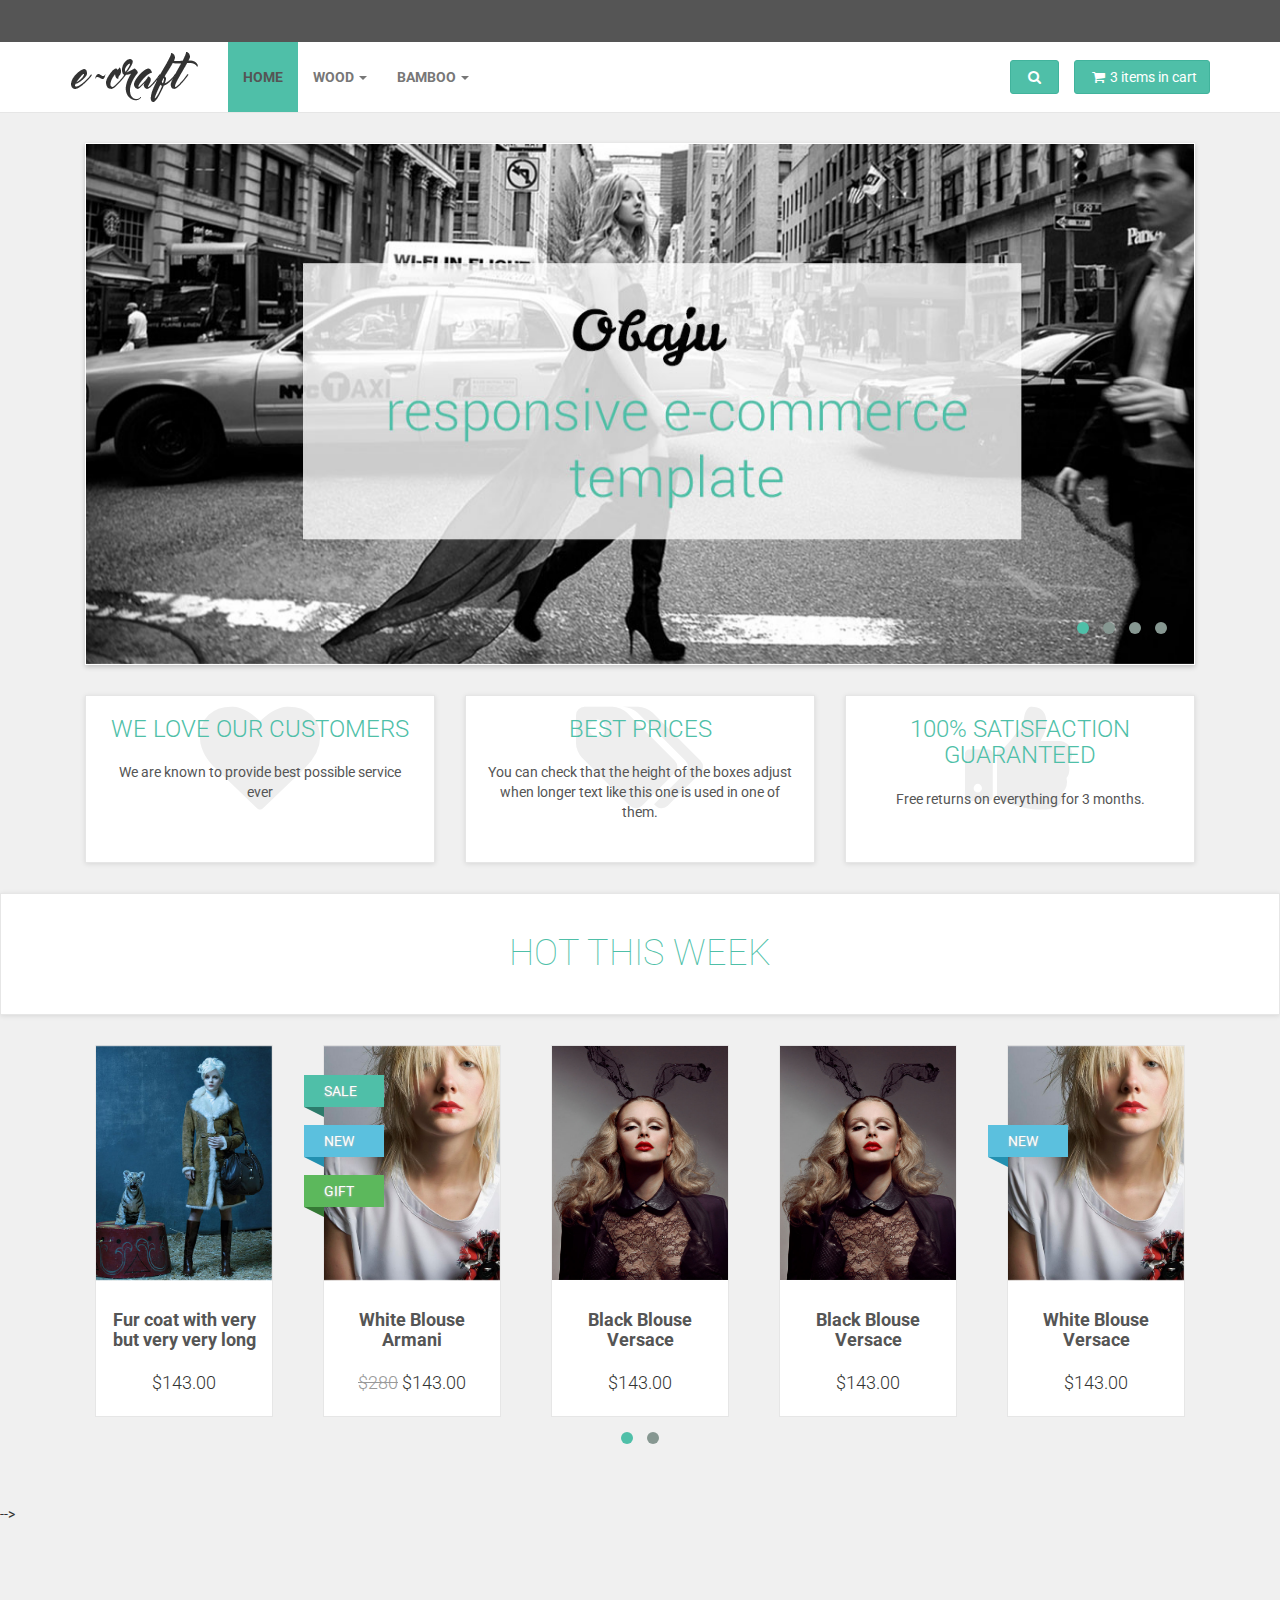
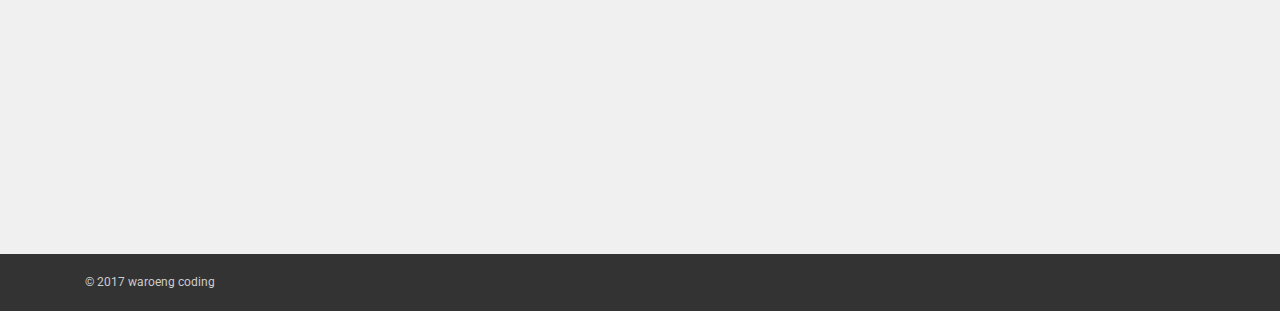
<file: css/ecraft/index.html>
<!DOCTYPE html>
<html lang="en">

<head>

    <meta charset="utf-8">
    <meta name="robots" content="all,follow">
    <meta name="googlebot" content="index,follow,snippet,archive">
    <meta name="viewport" content="width=device-width, initial-scale=1">
    <meta name="description" content="Obaju e-commerce template">
    <meta name="author" content="Ondrej Svestka | ondrejsvestka.cz">
    <meta name="keywords" content="">

    <title>
        e-craft : e-commerce handycraft
    </title>

    <meta name="keywords" content="">

    <link href='http://fonts.googleapis.com/css?family=Roboto:400,500,700,300,100' rel='stylesheet' type='text/css'>

    <!-- styles -->
    <link href="css/font-awesome.css" rel="stylesheet">
    <link href="css/bootstrap.min.css" rel="stylesheet">
    <link href="css/animate.min.css" rel="stylesheet">
    <link href="css/owl.carousel.css" rel="stylesheet">
    <link href="css/owl.theme.css" rel="stylesheet">

    <!-- theme stylesheet -->
    <link href="css/style.default.css" rel="stylesheet" id="theme-stylesheet">

    <!-- your stylesheet with modifications -->
    <link href="css/custom.css" rel="stylesheet">

    <script src="js/respond.min.js"></script>

    <link rel="shortcut icon" href="favicon.png">



</head>

<body>

    <!-- *** TOPBAR ***
 _________________________________________________________ -->
    <div id="top">
        <div class="container">
            <!-- <div class="col-md-6 offer" data-animate="fadeInDown">
                <a href="#" class="btn btn-success btn-sm" data-animate-hover="shake">Offer of the day</a>  <a href="#">Get flat 35% off on orders over $50!</a>
            </div> -->
            <div class="col-md-6" data-animate="fadeInDown">
                <ul class="menu">
                    <li><a href="#" data-toggle="modal" data-target="#login-modal">Login</a>
                    </li>
                    <li><a href="register.html">Register</a>
                    </li>
                    <li><a href="contact.html">Contact</a>
                    </li>
                    <li><a href="#">Recently viewed</a>
                    </li>
                </ul>
            </div>
        </div>
        <div class="modal fade" id="login-modal" tabindex="-1" role="dialog" aria-labelledby="Login" aria-hidden="true">
            <div class="modal-dialog modal-sm">

                <div class="modal-content">
                    <div class="modal-header">
                        <button type="button" class="close" data-dismiss="modal" aria-hidden="true">&times;</button>
                        <h4 class="modal-title" id="Login">Customer login</h4>
                    </div>
                    <div class="modal-body">
                        <form action="customer-orders.html" method="post">
                            <div class="form-group">
                                <input type="text" class="form-control" id="email-modal" placeholder="email">
                            </div>
                            <div class="form-group">
                                <input type="password" class="form-control" id="password-modal" placeholder="password">
                            </div>

                            <p class="text-center">
                                <button class="btn btn-primary"><i class="fa fa-sign-in"></i> Log in</button>
                            </p>

                        </form>

                        <p class="text-center text-muted">Not registered yet?</p>
                        <p class="text-center text-muted"><a href="register.html"><strong>Register now</strong></a>! It is easy and done in 1&nbsp;minute and gives you access to special discounts and much more!</p>

                    </div>
                </div>
            </div>
        </div>

    </div>

    <!-- *** TOP BAR END *** -->

    <!-- *** NAVBAR ***
 _________________________________________________________ -->

    <div class="navbar navbar-default yamm" role="navigation" id="navbar">
        <div class="container">
            <div class="navbar-header">

                <a class="navbar-brand home" href="index.html" data-animate-hover="bounce">
                    <img src="img/logo.png" alt="Obaju logo" class="hidden-xs">
                    <img src="img/logo-small.png" alt="Obaju logo" class="visible-xs"><span class="sr-only">Obaju - go to homepage</span>
                </a>
                <div class="navbar-buttons">
                    <button type="button" class="navbar-toggle" data-toggle="collapse" data-target="#navigation">
                        <span class="sr-only">Toggle navigation</span>
                        <i class="fa fa-align-justify"></i>
                    </button>
                    <button type="button" class="navbar-toggle" data-toggle="collapse" data-target="#search">
                        <span class="sr-only">Toggle search</span>
                        <i class="fa fa-search"></i>
                    </button>
                    <a class="btn btn-default navbar-toggle" href="basket.html">
                        <i class="fa fa-shopping-cart"></i>  <span class="hidden-xs">3 items in cart</span>
                    </a>
                </div>
            </div>
            <!--/.navbar-header -->

            <div class="navbar-collapse collapse" id="navigation">

                <ul class="nav navbar-nav navbar-left">
                    <li class="active"><a href="index.html">Home</a>
                    </li>
                    <li class="dropdown yamm-fw">
                        <a href="#" class="dropdown-toggle" data-toggle="dropdown" data-hover="dropdown" data-delay="200">Wood <b class="caret"></b></a>
                        <ul class="dropdown-menu">
                            <li>
                                <div class="yamm-content">
                                    <div class="row">
                                        <div class="col-sm-3">
                                            <h5>Wood Lamp</h5>
                                            <ul>
                                                <li><a href="category.html">Dining lamp</a>
                                                </li>
                                                <li><a href="category.html">Study lamp</a>
                                                </li>
                                                <li><a href="category.html">garden lamp</a>
                                                </li>
                                            </ul>
                                        </div>
                                        <div class="col-sm-3">
                                            <h5>Wood Desk</h5>
                                            <ul>
                                                <li><a href="category.html">Dining desk</a>
                                                </li>
                                                <li><a href="category.html">Study desk</a>
                                                </li>
                                                <li><a href="category.html">garden desk</a>
                                                </li>
                                            </ul>
                                        </div>
                                        <div class="col-sm-3">
                                            <h5>Wood Accessories</h5>
                                            <ul>
                                                <li><a href="category.html">Trainers</a>
                                                </li>
                                                <li><a href="category.html">Sandals</a>
                                                </li>
                                                <li><a href="category.html">Bracelet</a>
                                                </li>
                                            </ul>
                                        </div>
                                        <div class="col-sm-3">
                                            <h5>Wood Chair</h5>
                                            <ul>
                                                <li><a href="category.html">Dining chair</a>
                                                </li>
                                                <li><a href="category.html">Study chair</a>
                                                </li>
                                                <li><a href="category.html">garden chair</a>
                                                </li>
                                            </ul>
                                        </div>
                                    </div>
                                </div>
                                <!-- /.yamm-content -->
                            </li>
                        </ul>
                    </li>

                    <li class="dropdown yamm-fw">
                        <a href="#" class="dropdown-toggle" data-toggle="dropdown" data-hover="dropdown" data-delay="200">Bamboo <b class="caret"></b></a>
                        <ul class="dropdown-menu">
                            <li>
                                <div class="yamm-content">
                                    <div class="row">
                                        <div class="col-sm-3">
                                            <h5>Bamboo Lamp</h5>
                                            <ul>
                                                <li><a href="category.html">Dining lamp</a>
                                                </li>
                                                <li><a href="category.html">Study lamp</a>
                                                </li>
                                                <li><a href="category.html">garden lamp</a>
                                                </li>
                                            </ul>
                                        </div>
                                        <div class="col-sm-3">
                                            <h5>Bamboo Desk</h5>
                                            <ul>
                                                <li><a href="category.html">Dining desk</a>
                                                </li>
                                                <li><a href="category.html">Study desk</a>
                                                </li>
                                                <li><a href="category.html">garden desk</a>
                                                </li>
                                            </ul>
                                        </div>
                                        <div class="col-sm-3">
                                            <h5>Bamboo Accessories</h5>
                                            <ul>
                                                <li><a href="category.html">Trainers</a>
                                                </li>
                                                <li><a href="category.html">Sandals</a>
                                                </li>
                                                <li><a href="category.html">Bracelet</a>
                                                </li>
                                            </ul>
                                        </div>
                                        <div class="col-sm-3">
                                            <h5>Bamboo Chair</h5>
                                            <ul>
                                                <li><a href="category.html">Dining chair</a>
                                                </li>
                                                <li><a href="category.html">Study chair</a>
                                                </li>
                                                <li><a href="category.html">garden chair</a>
                                                </li>
                                            </ul>
                                        </div>
                                    </div>
                                </div>
                                <!-- /.yamm-content -->
                            </li>
                        </ul>
                    </li>
                </ul>

            </div>
            <!--/.nav-collapse -->

            <div class="navbar-buttons">

                <div class="navbar-collapse collapse right" id="basket-overview">
                    <a href="basket.html" class="btn btn-primary navbar-btn"><i class="fa fa-shopping-cart"></i><span class="hidden-sm">3 items in cart</span></a>
                </div>
                <!--/.nav-collapse -->

                <div class="navbar-collapse collapse right" id="search-not-mobile">
                    <button type="button" class="btn navbar-btn btn-primary" data-toggle="collapse" data-target="#search">
                        <span class="sr-only">Toggle search</span>
                        <i class="fa fa-search"></i>
                    </button>
                </div>

            </div>

            <div class="collapse clearfix" id="search">

                <form class="navbar-form" role="search">
                    <div class="input-group">
                        <input type="text" class="form-control" placeholder="Search">
                        <span class="input-group-btn">

			<button type="submit" class="btn btn-primary"><i class="fa fa-search"></i></button>

		    </span>
                    </div>
                </form>

            </div>
            <!--/.nav-collapse -->

        </div>
        <!-- /.container -->
    </div>
    <!-- /#navbar -->

    <!-- *** NAVBAR END *** -->



    <div id="all">

        <div id="content">

            <div class="container">
                <div class="col-md-12">
                    <div id="main-slider">
                        <div class="item">
                            <img src="img/main-slider1.jpg" alt="" class="img-responsive">
                        </div>
                        <div class="item">
                            <img class="img-responsive" src="img/main-slider2.jpg" alt="">
                        </div>
                        <div class="item">
                            <img class="img-responsive" src="img/main-slider3.jpg" alt="">
                        </div>
                        <div class="item">
                            <img class="img-responsive" src="img/main-slider4.jpg" alt="">
                        </div>
                    </div>
                    <!-- /#main-slider -->
                </div>
            </div>

            <!-- *** ADVANTAGES HOMEPAGE ***
 _________________________________________________________ -->
            <div id="advantages">

                <div class="container">
                    <div class="same-height-row">
                        <div class="col-sm-4">
                            <div class="box same-height clickable">
                                <div class="icon"><i class="fa fa-heart"></i>
                                </div>

                                <h3><a href="#">We love our customers</a></h3>
                                <p>We are known to provide best possible service ever</p>
                            </div>
                        </div>

                        <div class="col-sm-4">
                            <div class="box same-height clickable">
                                <div class="icon"><i class="fa fa-tags"></i>
                                </div>

                                <h3><a href="#">Best prices</a></h3>
                                <p>You can check that the height of the boxes adjust when longer text like this one is used in one of them.</p>
                            </div>
                        </div>

                        <div class="col-sm-4">
                            <div class="box same-height clickable">
                                <div class="icon"><i class="fa fa-thumbs-up"></i>
                                </div>

                                <h3><a href="#">100% satisfaction guaranteed</a></h3>
                                <p>Free returns on everything for 3 months.</p>
                            </div>
                        </div>
                    </div>
                    <!-- /.row -->

                </div>
                <!-- /.container -->

            </div>
            <!-- /#advantages -->

            <!-- *** ADVANTAGES END *** -->

            <!-- *** HOT PRODUCT SLIDESHOW ***
 _________________________________________________________ -->
            <div id="hot">

                <div class="box">
                    <div class="container">
                        <div class="col-md-12">
                            <h2>Hot this week</h2>
                        </div>
                    </div>
                </div>

                <div class="container">
                    <div class="product-slider">
                        <div class="item">
                            <div class="product">
                                <div class="flip-container">
                                    <div class="flipper">
                                        <div class="front">
                                            <a href="detail.html">
                                                <img src="img/product1.jpg" alt="" class="img-responsive">
                                            </a>
                                        </div>
                                        <div class="back">
                                            <a href="detail.html">
                                                <img src="img/product1_2.jpg" alt="" class="img-responsive">
                                            </a>
                                        </div>
                                    </div>
                                </div>
                                <a href="detail.html" class="invisible">
                                    <img src="img/product1.jpg" alt="" class="img-responsive">
                                </a>
                                <div class="text">
                                    <h3><a href="detail.html">Fur coat with very but very very long name</a></h3>
                                    <p class="price">$143.00</p>
                                </div>
                                <!-- /.text -->
                            </div>
                            <!-- /.product -->
                        </div>

                        <div class="item">
                            <div class="product">
                                <div class="flip-container">
                                    <div class="flipper">
                                        <div class="front">
                                            <a href="detail.html">
                                                <img src="img/product2.jpg" alt="" class="img-responsive">
                                            </a>
                                        </div>
                                        <div class="back">
                                            <a href="detail.html">
                                                <img src="img/product2_2.jpg" alt="" class="img-responsive">
                                            </a>
                                        </div>
                                    </div>
                                </div>
                                <a href="detail.html" class="invisible">
                                    <img src="img/product2.jpg" alt="" class="img-responsive">
                                </a>
                                <div class="text">
                                    <h3><a href="detail.html">White Blouse Armani</a></h3>
                                    <p class="price"><del>$280</del> $143.00</p>
                                </div>
                                <!-- /.text -->

                                <div class="ribbon sale">
                                    <div class="theribbon">SALE</div>
                                    <div class="ribbon-background"></div>
                                </div>
                                <!-- /.ribbon -->

                                <div class="ribbon new">
                                    <div class="theribbon">NEW</div>
                                    <div class="ribbon-background"></div>
                                </div>
                                <!-- /.ribbon -->

                                <div class="ribbon gift">
                                    <div class="theribbon">GIFT</div>
                                    <div class="ribbon-background"></div>
                                </div>
                                <!-- /.ribbon -->
                            </div>
                            <!-- /.product -->
                        </div>

                        <div class="item">
                            <div class="product">
                                <div class="flip-container">
                                    <div class="flipper">
                                        <div class="front">
                                            <a href="detail.html">
                                                <img src="img/product3.jpg" alt="" class="img-responsive">
                                            </a>
                                        </div>
                                        <div class="back">
                                            <a href="detail.html">
                                                <img src="img/product3_2.jpg" alt="" class="img-responsive">
                                            </a>
                                        </div>
                                    </div>
                                </div>
                                <a href="detail.html" class="invisible">
                                    <img src="img/product3.jpg" alt="" class="img-responsive">
                                </a>
                                <div class="text">
                                    <h3><a href="detail.html">Black Blouse Versace</a></h3>
                                    <p class="price">$143.00</p>
                                </div>
                                <!-- /.text -->
                            </div>
                            <!-- /.product -->
                        </div>

                        <div class="item">
                            <div class="product">
                                <div class="flip-container">
                                    <div class="flipper">
                                        <div class="front">
                                            <a href="detail.html">
                                                <img src="img/product3.jpg" alt="" class="img-responsive">
                                            </a>
                                        </div>
                                        <div class="back">
                                            <a href="detail.html">
                                                <img src="img/product3_2.jpg" alt="" class="img-responsive">
                                            </a>
                                        </div>
                                    </div>
                                </div>
                                <a href="detail.html" class="invisible">
                                    <img src="img/product3.jpg" alt="" class="img-responsive">
                                </a>
                                <div class="text">
                                    <h3><a href="detail.html">Black Blouse Versace</a></h3>
                                    <p class="price">$143.00</p>
                                </div>
                                <!-- /.text -->
                            </div>
                            <!-- /.product -->
                        </div>

                        <div class="item">
                            <div class="product">
                                <div class="flip-container">
                                    <div class="flipper">
                                        <div class="front">
                                            <a href="detail.html">
                                                <img src="img/product2.jpg" alt="" class="img-responsive">
                                            </a>
                                        </div>
                                        <div class="back">
                                            <a href="detail.html">
                                                <img src="img/product2_2.jpg" alt="" class="img-responsive">
                                            </a>
                                        </div>
                                    </div>
                                </div>
                                <a href="detail.html" class="invisible">
                                    <img src="img/product2.jpg" alt="" class="img-responsive">
                                </a>
                                <div class="text">
                                    <h3><a href="detail.html">White Blouse Versace</a></h3>
                                    <p class="price">$143.00</p>
                                </div>
                                <!-- /.text -->

                                <div class="ribbon new">
                                    <div class="theribbon">NEW</div>
                                    <div class="ribbon-background"></div>
                                </div>
                                <!-- /.ribbon -->
                            </div>
                            <!-- /.product -->
                        </div>

                        <div class="item">
                            <div class="product">
                                <div class="flip-container">
                                    <div class="flipper">
                                        <div class="front">
                                            <a href="detail.html">
                                                <img src="img/product1.jpg" alt="" class="img-responsive">
                                            </a>
                                        </div>
                                        <div class="back">
                                            <a href="detail.html">
                                                <img src="img/product1_2.jpg" alt="" class="img-responsive">
                                            </a>
                                        </div>
                                    </div>
                                </div>
                                <a href="detail.html" class="invisible">
                                    <img src="img/product1.jpg" alt="" class="img-responsive">
                                </a>
                                <div class="text">
                                    <h3><a href="detail.html">Fur coat</a></h3>
                                    <p class="price">$143.00</p>
                                </div>
                                <!-- /.text -->

                                <div class="ribbon gift">
                                    <div class="theribbon">GIFT</div>
                                    <div class="ribbon-background"></div>
                                </div>
                                <!-- /.ribbon -->

                            </div>
                            <!-- /.product -->
                        </div>
                        <!-- /.col-md-4 -->

                        <div class="item">
                            <div class="product">
                                <div class="flip-container">
                                    <div class="flipper">
                                        <div class="front">
                                            <a href="detail.html">
                                                <img src="img/product2.jpg" alt="" class="img-responsive">
                                            </a>
                                        </div>
                                        <div class="back">
                                            <a href="detail.html">
                                                <img src="img/product2_2.jpg" alt="" class="img-responsive">
                                            </a>
                                        </div>
                                    </div>
                                </div>
                                <a href="detail.html" class="invisible">
                                    <img src="img/product2.jpg" alt="" class="img-responsive">
                                </a>
                                <div class="text">
                                    <h3><a href="detail.html">White Blouse Armani</a></h3>
                                    <p class="price"><del>$280</del> $143.00</p>
                                </div>
                                <!-- /.text -->

                                <div class="ribbon sale">
                                    <div class="theribbon">SALE</div>
                                    <div class="ribbon-background"></div>
                                </div>
                                <!-- /.ribbon -->

                                <div class="ribbon new">
                                    <div class="theribbon">NEW</div>
                                    <div class="ribbon-background"></div>
                                </div>
                                <!-- /.ribbon -->

                                <div class="ribbon gift">
                                    <div class="theribbon">GIFT</div>
                                    <div class="ribbon-background"></div>
                                </div>
                                <!-- /.ribbon -->
                            </div>
                            <!-- /.product -->
                        </div>

                        <div class="item">
                            <div class="product">
                                <div class="flip-container">
                                    <div class="flipper">
                                        <div class="front">
                                            <a href="detail.html">
                                                <img src="img/product3.jpg" alt="" class="img-responsive">
                                            </a>
                                        </div>
                                        <div class="back">
                                            <a href="detail.html">
                                                <img src="img/product3_2.jpg" alt="" class="img-responsive">
                                            </a>
                                        </div>
                                    </div>
                                </div>
                                <a href="detail.html" class="invisible">
                                    <img src="img/product3.jpg" alt="" class="img-responsive">
                                </a>
                                <div class="text">
                                    <h3><a href="detail.html">Black Blouse Versace</a></h3>
                                    <p class="price">$143.00</p>
                                </div>
                                <!-- /.text -->
                            </div>
                            <!-- /.product -->
                        </div>

                    </div>
                    <!-- /.product-slider -->
                </div>
                <!-- /.container -->

            </div>
            <!-- /#hot -->

            <!-- *** HOT END *** -->

            <!-- *** GET INSPIRED ***
 _________________________________________________________ -->
           <!--  <div class="container" data-animate="fadeInUpBig">
                <div class="col-md-12">
                    <div class="box slideshow">
                        <h3>Get Inspired</h3>
                        <p class="lead">Get the inspiration from our world class designers</p>
                        <div id="get-inspired" class="owl-carousel owl-theme">
                            <div class="item">
                                <a href="#">
                                    <img src="img/getinspired1.jpg" alt="Get inspired" class="img-responsive">
                                </a>
                            </div>
                            <div class="item">
                                <a href="#">
                                    <img src="img/getinspired2.jpg" alt="Get inspired" class="img-responsive">
                                </a>
                            </div>
                            <div class="item">
                                <a href="#">
                                    <img src="img/getinspired3.jpg" alt="Get inspired" class="img-responsive">
                                </a>
                            </div>
                        </div>
                    </div>
                </div>
            </div> -->
            <!-- *** GET INSPIRED END *** -->

            <!-- *** BLOG HOMEPAGE ***
 _________________________________________________________ -->

            <!-- <div class="box text-center" data-animate="fadeInUp">
                <div class="container">
                    <div class="col-md-12">
                        <h3 class="text-uppercase">From our blog</h3>

                        <p class="lead">What's new in the world of fashion? <a href="blog.html">Check our blog!</a>
                        </p>
                    </div>
                </div>
            </div> -->

         <!--    <div class="container">

                <div class="col-md-12" data-animate="fadeInUp">

                    <div id="blog-homepage" class="row">
                        <div class="col-sm-6">
                            <div class="post">
                                <h4><a href="post.html">Fashion now</a></h4>
                                <p class="author-category">By <a href="#">John Slim</a> in <a href="">Fashion and style</a>
                                </p>
                                <hr>
                                <p class="intro">Pellentesque habitant morbi tristique senectus et netus et malesuada fames ac turpis egestas. Vestibulum tortor quam, feugiat vitae, ultricies eget, tempor sit amet, ante. Donec eu libero sit amet quam egestas semper. Aenean
                                    ultricies mi vitae est. Mauris placerat eleifend leo.</p>
                                <p class="read-more"><a href="post.html" class="btn btn-primary">Continue reading</a>
                                </p>
                            </div>
                        </div>

                        <div class="col-sm-6">
                            <div class="post">
                                <h4><a href="post.html">Who is who - example blog post</a></h4>
                                <p class="author-category">By <a href="#">John Slim</a> in <a href="">About Minimal</a>
                                </p>
                                <hr>
                                <p class="intro">Pellentesque habitant morbi tristique senectus et netus et malesuada fames ac turpis egestas. Vestibulum tortor quam, feugiat vitae, ultricies eget, tempor sit amet, ante. Donec eu libero sit amet quam egestas semper. Aenean
                                    ultricies mi vitae est. Mauris placerat eleifend leo.</p>
                                <p class="read-more"><a href="post.html" class="btn btn-primary">Continue reading</a>
                                </p>
                            </div>

                        </div>

                    </div>
                    <!-- /#blog-homepage -->
                </div>
            </div> -->
            <!-- /.container -->

            <!-- *** BLOG HOMEPAGE END *** -->


        </div>
        <!-- /#content -->

        <!-- *** FOOTER ***
 _________________________________________________________ -->
        <div id="footer" data-animate="fadeInUp">
            <div class="container">
                <div class="row">
                    <div class="col-md-3 col-sm-6">
                        <h4>Pages</h4>

                        <ul>
                            <li><a href="text.html">About us</a>
                            </li>
                            <li><a href="contact.html">Contact us</a>
                            </li>
                        </ul>

                        <hr>

                        <h4>User section</h4>

                        <ul>
                            <li><a href="#" data-toggle="modal" data-target="#login-modal">Login</a>
                            </li>
                            <li><a href="register.html">Regiter</a>
                            </li>
                        </ul>

                        <hr class="hidden-md hidden-lg hidden-sm">

                    </div>
                    <!-- /.col-md-3 -->

                    <div class="col-md-3 col-sm-6">

                        <h4>Top categories</h4>

                        <h5>Wood</h5>

                        <ul>
                           <li><a href="category.html">Wood Lamp</a>
	                        </li>
	                        <li><a href="category.html">Wood Desk</a>
	                        </li>
	                        <li><a href="category.html">Wood Accessories</a>
	                        </li>
	                        <li><a href="category.html">Wood Chair</a>
	                        </li>
                        </ul>

                        <h5>Bamboo</h5>
                        <ul>
                            <li><a href="category.html">Bamboo Lamp</a>
                            </li>
                            <li><a href="category.html">Bamboo Desk</a>
                            </li>
                            <li><a href="category.html">Bamboo Accessories</a>
                            </li>
                            <li><a href="category.html">Bamboo Chair</a>
                            </li>
                        </ul>

                        <hr class="hidden-md hidden-lg">

                    </div>
                    <!-- /.col-md-3 -->

                    <div class="col-md-3 col-sm-6">

                        <h4>Where to find us</h4>

                        <p><strong>e-craft Ltd.</strong>
                            <br>13/25 New Avenue
                            <br>New Heaven
                            <br>45Y 73J
                            <br>Banyuwangi
                            <br>
                            <strong>Jawa timur</strong>
                        </p>

                        <hr class="hidden-md hidden-lg">

                    </div>
                    <!-- /.col-md-3 -->



                    <div class="col-md-3 col-sm-6">

                        <h4>Stay in touch</h4>

                        <p class="social">
                            <a href="#" class="facebook external" data-animate-hover="shake"><i class="fa fa-facebook"></i></a>
                            <a href="#" class="twitter external" data-animate-hover="shake"><i class="fa fa-twitter"></i></a>
                            <a href="#" class="instagram external" data-animate-hover="shake"><i class="fa fa-instagram"></i></a>
                            <a href="#" class="gplus external" data-animate-hover="shake"><i class="fa fa-google-plus"></i></a>
                            <a href="#" class="email external" data-animate-hover="shake"><i class="fa fa-envelope"></i></a>
                        </p>


                    </div>
                    <!-- /.col-md-3 -->

                </div>
                <!-- /.row -->

            </div>
            <!-- /.container -->
        </div>
        <!-- /#footer -->

        <!-- *** FOOTER END *** -->




        <!-- *** COPYRIGHT ***
 _________________________________________________________ -->
        <div id="copyright">
            <div class="container">
                <div class="col-md-6">
                    <p class="pull-left">© 2017 waroeng coding</p>

                </div>
                <!-- <div class="col-md-6">
                    <p class="pull-right">Template by <a href="https://bootstrapious.com/e-commerce-templates">Bootstrapious.com</a>
                         Not removing these links is part of the license conditions of the template. Thanks for understanding :) If you want to use the template without the attribution links, you can do so after supporting further themes development at https://bootstrapious.com/donate 
                    </p>
                </div> -->
            </div>
        </div>
        <!-- *** COPYRIGHT END *** -->



    </div>
    <!-- /#all -->


    

    <!-- *** SCRIPTS TO INCLUDE ***
 _________________________________________________________ -->
    <script src="js/jquery-1.11.0.min.js"></script>
    <script src="js/bootstrap.min.js"></script>
    <script src="js/jquery.cookie.js"></script>
    <script src="js/waypoints.min.js"></script>
    <script src="js/modernizr.js"></script>
    <script src="js/bootstrap-hover-dropdown.js"></script>
    <script src="js/owl.carousel.min.js"></script>
    <script src="js/front.js"></script>


</body>

</html>
</file>
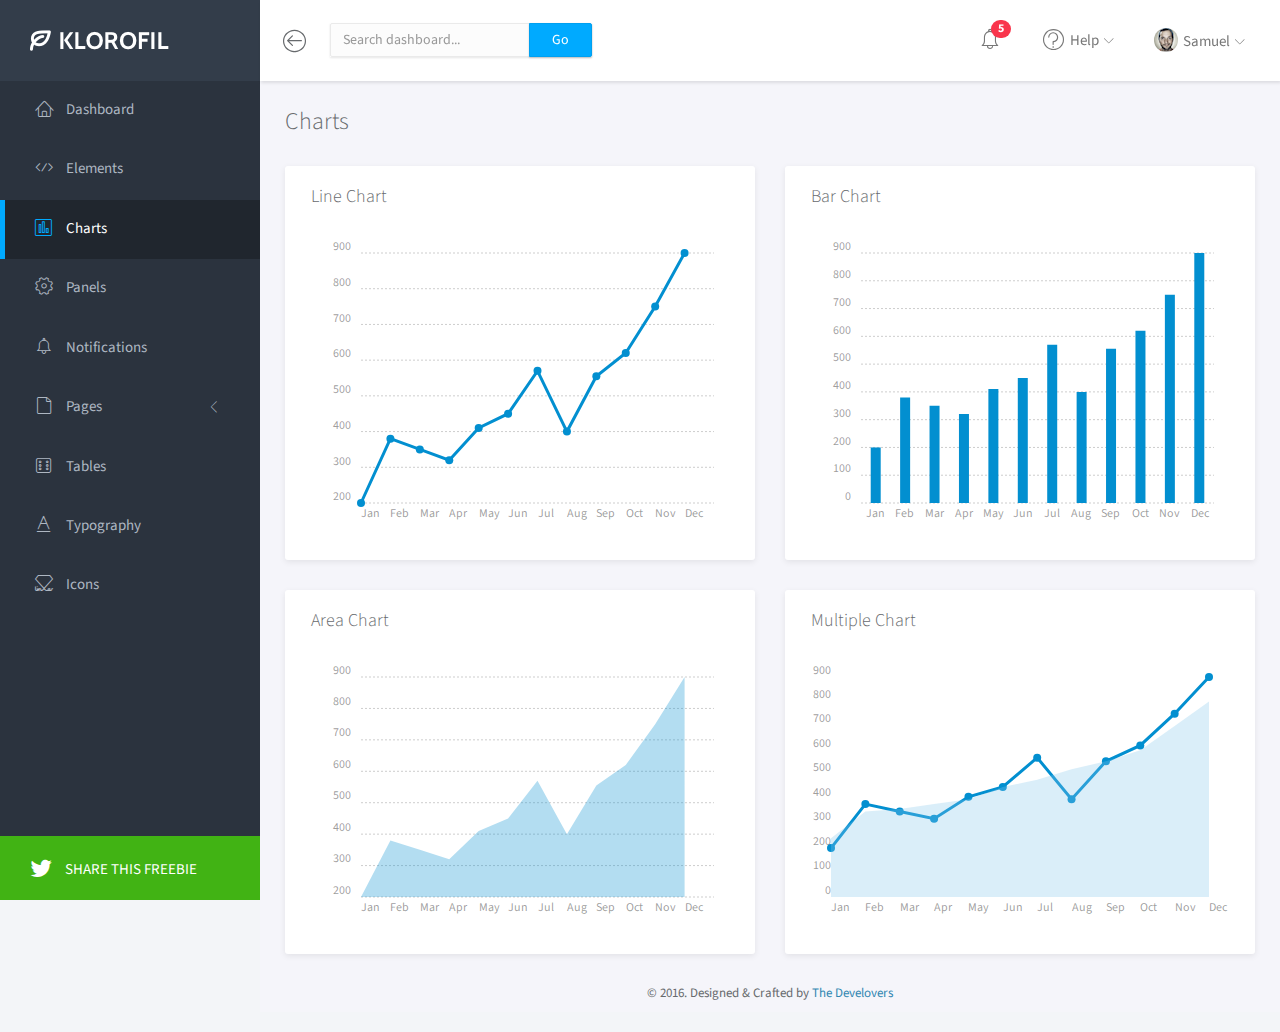
<file: css/admin/charts.html>
<!doctype html>
<html lang="en">

<head>
	<title>Charts | Klorofil - Free Bootstrap Dashboard Template</title>
	<meta charset="utf-8">
	<meta http-equiv="X-UA-Compatible" content="IE=edge,chrome=1">
	<meta name="viewport" content="width=device-width, initial-scale=1.0, maximum-scale=1.0, user-scalable=0">
	<!-- CSS -->
	<link rel="stylesheet" href="assets/css/bootstrap.min.css">
	<link rel="stylesheet" href="assets/css/vendor/icon-sets.css">
	<link rel="stylesheet" href="assets/css/main.min.css">
	<!-- FOR DEMO PURPOSES ONLY. You should remove this in your project -->
	<link rel="stylesheet" href="assets/css/demo.css">
	<!-- GOOGLE FONTS -->
	<link href="https://fonts.googleapis.com/css?family=Source+Sans+Pro:300,400,600,700" rel="stylesheet">
	<!-- ICONS -->
	<link rel="apple-touch-icon" sizes="76x76" href="assets/img/apple-icon.png">
	<link rel="icon" type="image/png" sizes="96x96" href="assets/img/favicon.png">
</head>

<body>
	<!-- WRAPPER -->
	<div id="wrapper">
		<!-- SIDEBAR -->
		<div class="sidebar">
			<div class="brand">
				<a href="index.html"><img src="assets/img/logo.png" alt="Klorofil Logo" class="img-responsive logo"></a>
			</div>
			<div class="sidebar-scroll">
				<nav>
					<ul class="nav">
						<li><a href="index.html" class=""><i class="lnr lnr-home"></i> <span>Dashboard</span></a></li>
						<li><a href="elements.html" class=""><i class="lnr lnr-code"></i> <span>Elements</span></a></li>
						<li><a href="charts.html" class="active"><i class="lnr lnr-chart-bars"></i> <span>Charts</span></a></li>
						<li><a href="panels.html" class=""><i class="lnr lnr-cog"></i> <span>Panels</span></a></li>
						<li><a href="notifications.html" class=""><i class="lnr lnr-alarm"></i> <span>Notifications</span></a></li>
						<li>
							<a href="#subPages" data-toggle="collapse" class="collapsed"><i class="lnr lnr-file-empty"></i> <span>Pages</span> <i class="icon-submenu lnr lnr-chevron-left"></i></a>
							<div id="subPages" class="collapse ">
								<ul class="nav">
									<li><a href="page-profile.html" class="">Profile</a></li>
									<li><a href="page-login.html" class="">Login</a></li>
									<li><a href="page-lockscreen.html" class="">Lockscreen</a></li>
								</ul>
							</div>
						</li>
						<li><a href="tables.html" class=""><i class="lnr lnr-dice"></i> <span>Tables</span></a></li>
						<li><a href="typography.html" class=""><i class="lnr lnr-text-format"></i> <span>Typography</span></a></li>
						<li><a href="icons.html" class=""><i class="lnr lnr-linearicons"></i> <span>Icons</span></a></li>
					</ul>
				</nav>
			</div>
			<a class="footer" href="http://twitter.com/share?url=https://goo.gl/1dt1MR&amp;text=So cool! Free Bootstrap dashboard template by @thedevelovers. Download at&amp;hashtags=free,bootstrap,dashboard" title="Twitter share" target="_blank"><i class="fa fa-twitter"></i> <span>SHARE THIS FREEBIE</span></a>
		</div>
		<!-- END SIDEBAR -->
		<!-- MAIN -->
		<div class="main">
			<!-- NAVBAR -->
			<nav class="navbar navbar-default">
				<div class="container-fluid">
					<div class="navbar-btn">
						<button type="button" class="btn-toggle-fullwidth"><i class="lnr lnr-arrow-left-circle"></i></button>
					</div>
					<div class="navbar-header">
						<button type="button" class="navbar-toggle collapsed" data-toggle="collapse" data-target="#navbar-menu">
							<span class="sr-only">Toggle Navigation</span>
							<i class="fa fa-bars icon-nav"></i>
						</button>
					</div>
					<div id="navbar-menu" class="navbar-collapse collapse">
						<form class="navbar-form navbar-left hidden-xs">
							<div class="input-group">
								<input type="text" value="" class="form-control" placeholder="Search dashboard...">
								<span class="input-group-btn"><button type="button" class="btn btn-primary">Go</button></span>
							</div>
						</form>
						<ul class="nav navbar-nav navbar-right">
							<li class="dropdown">
								<a href="#" class="dropdown-toggle icon-menu" data-toggle="dropdown">
									<i class="lnr lnr-alarm"></i>
									<span class="badge bg-danger">5</span>
								</a>
								<ul class="dropdown-menu notifications">
									<li><a href="#" class="notification-item"><span class="dot bg-warning"></span>System space is almost full</a></li>
									<li><a href="#" class="notification-item"><span class="dot bg-danger"></span>You have 9 unfinished tasks</a></li>
									<li><a href="#" class="notification-item"><span class="dot bg-success"></span>Monthly report is available</a></li>
									<li><a href="#" class="notification-item"><span class="dot bg-warning"></span>Weekly meeting in 1 hour</a></li>
									<li><a href="#" class="notification-item"><span class="dot bg-success"></span>Your request has been approved</a></li>
									<li><a href="#" class="more">See all notifications</a></li>
								</ul>
							</li>
							<li class="dropdown">
								<a href="#" class="dropdown-toggle" data-toggle="dropdown"><i class="lnr lnr-question-circle"></i> <span>Help</span> <i class="icon-submenu lnr lnr-chevron-down"></i></a>
								<ul class="dropdown-menu">
									<li><a href="#">Basic Use</a></li>
									<li><a href="#">Working With Data</a></li>
									<li><a href="#">Security</a></li>
									<li><a href="#">Troubleshooting</a></li>
								</ul>
							</li>
							<li class="dropdown">
								<a href="#" class="dropdown-toggle" data-toggle="dropdown"><img src="assets/img/user.png" class="img-circle" alt="Avatar"> <span>Samuel</span> <i class="icon-submenu lnr lnr-chevron-down"></i></a>
								<ul class="dropdown-menu">
									<li><a href="#"><i class="lnr lnr-user"></i> <span>My Profile</span></a></li>
									<li><a href="#"><i class="lnr lnr-envelope"></i> <span>Message</span></a></li>
									<li><a href="#"><i class="lnr lnr-cog"></i> <span>Settings</span></a></li>
									<li><a href="#"><i class="lnr lnr-exit"></i> <span>Logout</span></a></li>
								</ul>
							</li>
						</ul>
					</div>
				</div>
			</nav>
			<!-- END NAVBAR -->
			<!-- MAIN CONTENT -->
			<div class="main-content">
				<div class="container-fluid">
					<h3 class="page-title">Charts</h3>
					<div class="row">
						<div class="col-md-6">
							<div class="panel">
								<div class="panel-heading">
									<h3 class="panel-title">Line Chart</h3>
								</div>
								<div class="panel-body">
									<div id="demo-line-chart" class="ct-chart"></div>
								</div>
							</div>
						</div>
						<div class="col-md-6">
							<div class="panel">
								<div class="panel-heading">
									<h3 class="panel-title">Bar Chart</h3>
								</div>
								<div class="panel-body">
									<div id="demo-bar-chart" class="ct-chart"></div>
								</div>
							</div>
						</div>
					</div>
					<div class="row">
						<div class="col-md-6">
							<div class="panel">
								<div class="panel-heading">
									<h3 class="panel-title">Area Chart</h3>
								</div>
								<div class="panel-body">
									<div id="demo-area-chart" class="ct-chart"></div>
								</div>
							</div>
						</div>
						<div class="col-md-6">
							<div class="panel">
								<div class="panel-heading">
									<h3 class="panel-title">Multiple Chart</h3>
								</div>
								<div class="panel-body">
									<div id="visits-trends-chart" class="ct-chart"></div>
								</div>
							</div>
						</div>
					</div>
				</div>
			</div>
			<!-- END MAIN CONTENT -->
			<footer>
				<div class="container-fluid">
					<p class="copyright">&copy; 2016. Designed &amp; Crafted by <a href="https://themeineed.com">The Develovers</a></p>
				</div>
			</footer>
		</div>
		<!-- END MAIN -->
	</div>
	<!-- END WRAPPER -->
	<!-- Javascript -->
	<script src="assets/js/jquery/jquery-2.1.0.min.js"></script>
	<script src="assets/js/bootstrap/bootstrap.min.js"></script>
	<script src="assets/js/plugins/jquery-slimscroll/jquery.slimscroll.min.js"></script>
	<script src="assets/js/plugins/chartist/chartist.min.js"></script>
	<script src="assets/js/klorofil.min.js"></script>
</body>

</html>
</file>
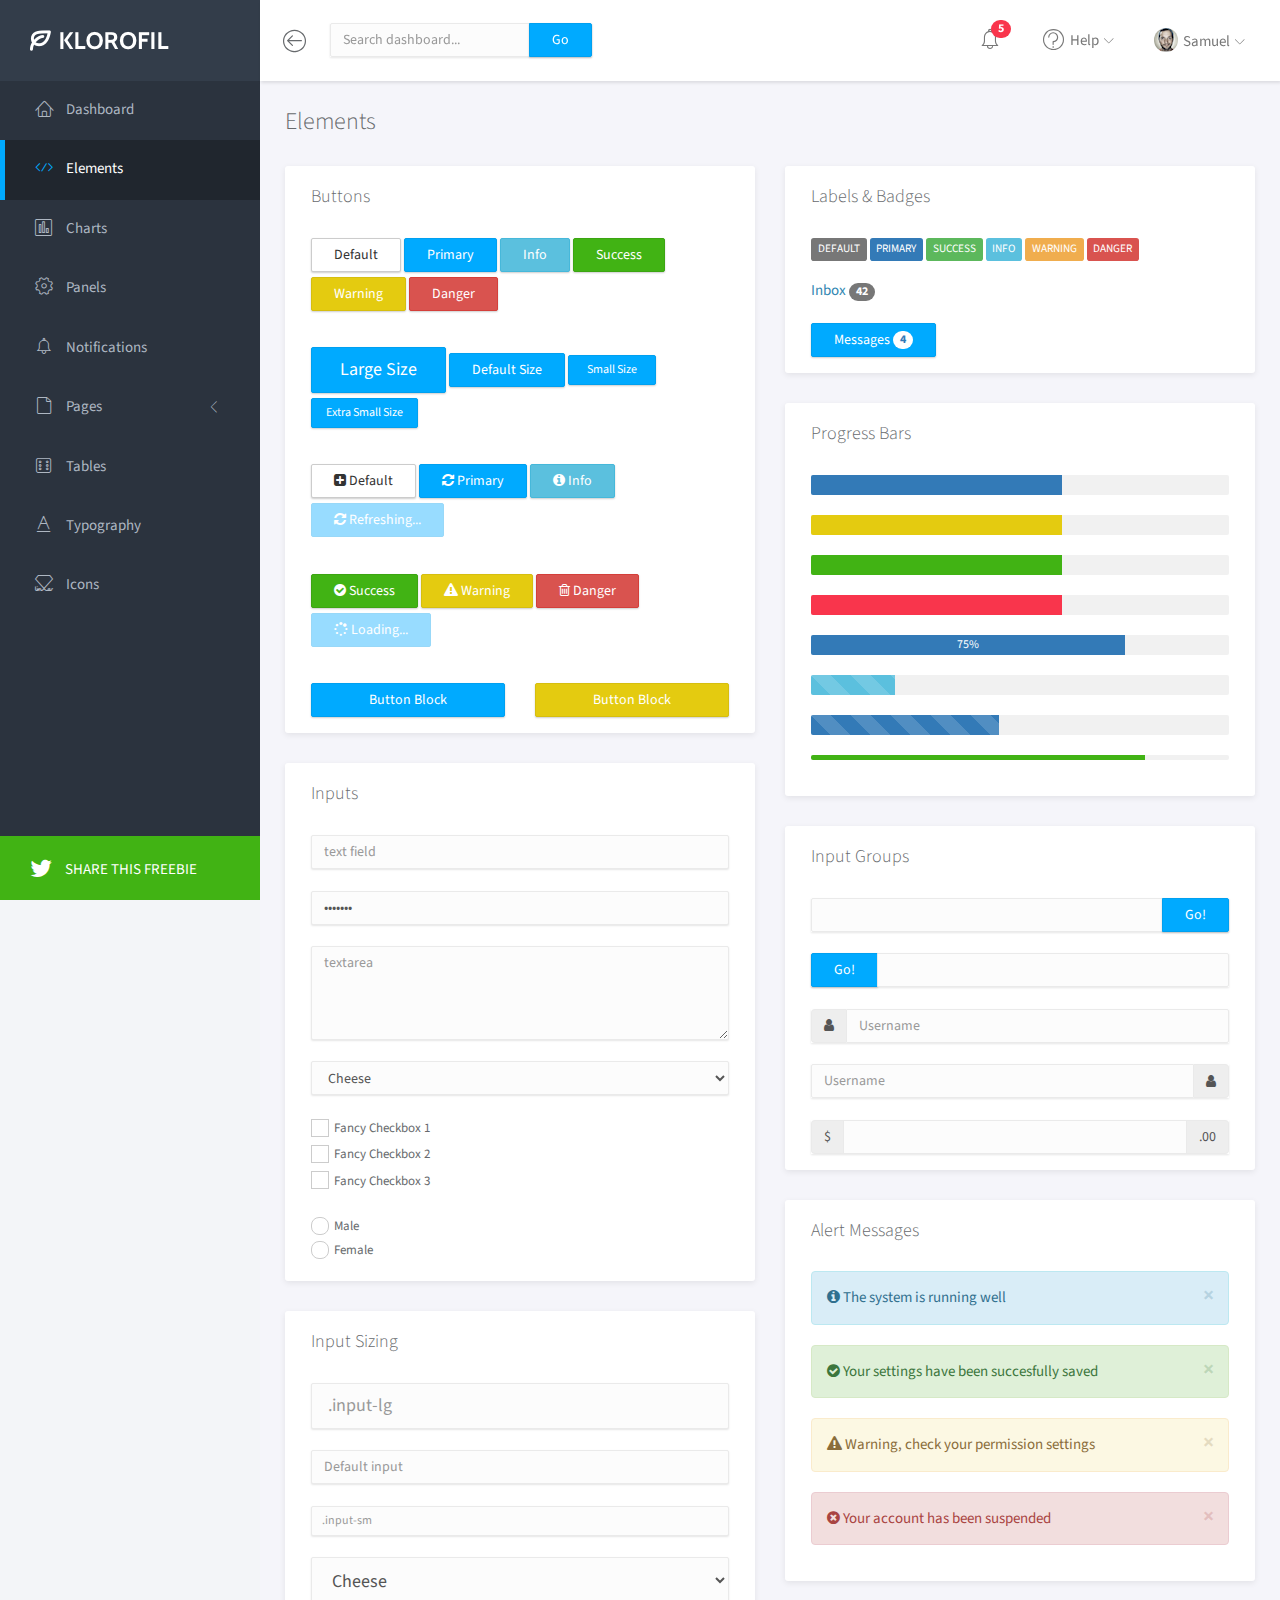
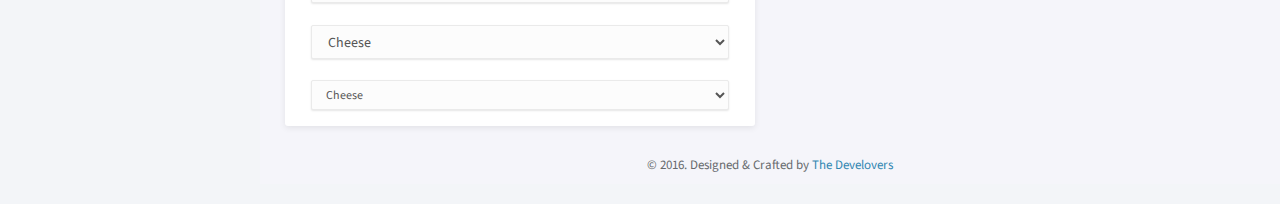
<file: css/admin/elements.html>
<!doctype html>
<html lang="en">

<head>
	<title>Elements | Klorofil - Free Bootstrap Dashboard Template</title>
	<meta charset="utf-8">
	<meta http-equiv="X-UA-Compatible" content="IE=edge,chrome=1">
	<meta name="viewport" content="width=device-width, initial-scale=1.0, maximum-scale=1.0, user-scalable=0">
	<!-- CSS -->
	<link rel="stylesheet" href="assets/css/bootstrap.min.css">
	<link rel="stylesheet" href="assets/css/vendor/icon-sets.css">
	<link rel="stylesheet" href="assets/css/main.min.css">
	<!-- FOR DEMO PURPOSES ONLY. You should remove this in your project -->
	<link rel="stylesheet" href="assets/css/demo.css">
	<!-- GOOGLE FONTS -->
	<link href="https://fonts.googleapis.com/css?family=Source+Sans+Pro:300,400,600,700" rel="stylesheet">
	<!-- ICONS -->
	<link rel="apple-touch-icon" sizes="76x76" href="assets/img/apple-icon.png">
	<link rel="icon" type="image/png" sizes="96x96" href="assets/img/favicon.png">
</head>

<body>
	<!-- WRAPPER -->
	<div id="wrapper">
		<!-- SIDEBAR -->
		<div class="sidebar">
			<div class="brand">
				<a href="index.html"><img src="assets/img/logo.png" alt="Klorofil Logo" class="img-responsive logo"></a>
			</div>
			<div class="sidebar-scroll">
				<nav>
					<ul class="nav">
						<li><a href="index.html" class=""><i class="lnr lnr-home"></i> <span>Dashboard</span></a></li>
						<li><a href="elements.html" class="active"><i class="lnr lnr-code"></i> <span>Elements</span></a></li>
						<li><a href="charts.html" class=""><i class="lnr lnr-chart-bars"></i> <span>Charts</span></a></li>
						<li><a href="panels.html" class=""><i class="lnr lnr-cog"></i> <span>Panels</span></a></li>
						<li><a href="notifications.html" class=""><i class="lnr lnr-alarm"></i> <span>Notifications</span></a></li>
						<li>
							<a href="#subPages" data-toggle="collapse" class="collapsed"><i class="lnr lnr-file-empty"></i> <span>Pages</span> <i class="icon-submenu lnr lnr-chevron-left"></i></a>
							<div id="subPages" class="collapse ">
								<ul class="nav">
									<li><a href="page-profile.html" class="">Profile</a></li>
									<li><a href="page-login.html" class="">Login</a></li>
									<li><a href="page-lockscreen.html" class="">Lockscreen</a></li>
								</ul>
							</div>
						</li>
						<li><a href="tables.html" class=""><i class="lnr lnr-dice"></i> <span>Tables</span></a></li>
						<li><a href="typography.html" class=""><i class="lnr lnr-text-format"></i> <span>Typography</span></a></li>
						<li><a href="icons.html" class=""><i class="lnr lnr-linearicons"></i> <span>Icons</span></a></li>
					</ul>
				</nav>
			</div>
			<a class="footer" href="http://twitter.com/share?url=https://goo.gl/1dt1MR&amp;text=So cool! Free Bootstrap dashboard template by @thedevelovers. Download at&amp;hashtags=free,bootstrap,dashboard" title="Twitter share" target="_blank"><i class="fa fa-twitter"></i> <span>SHARE THIS FREEBIE</span></a>
		</div>
		<!-- END SIDEBAR -->
		<!-- MAIN -->
		<div class="main">
			<!-- NAVBAR -->
			<nav class="navbar navbar-default">
				<div class="container-fluid">
					<div class="navbar-btn">
						<button type="button" class="btn-toggle-fullwidth"><i class="lnr lnr-arrow-left-circle"></i></button>
					</div>
					<div class="navbar-header">
						<button type="button" class="navbar-toggle collapsed" data-toggle="collapse" data-target="#navbar-menu">
							<span class="sr-only">Toggle Navigation</span>
							<i class="fa fa-bars icon-nav"></i>
						</button>
					</div>
					<div id="navbar-menu" class="navbar-collapse collapse">
						<form class="navbar-form navbar-left hidden-xs">
							<div class="input-group">
								<input type="text" value="" class="form-control" placeholder="Search dashboard...">
								<span class="input-group-btn"><button type="button" class="btn btn-primary">Go</button></span>
							</div>
						</form>
						<ul class="nav navbar-nav navbar-right">
							<li class="dropdown">
								<a href="#" class="dropdown-toggle icon-menu" data-toggle="dropdown">
									<i class="lnr lnr-alarm"></i>
									<span class="badge bg-danger">5</span>
								</a>
								<ul class="dropdown-menu notifications">
									<li><a href="#" class="notification-item"><span class="dot bg-warning"></span>System space is almost full</a></li>
									<li><a href="#" class="notification-item"><span class="dot bg-danger"></span>You have 9 unfinished tasks</a></li>
									<li><a href="#" class="notification-item"><span class="dot bg-success"></span>Monthly report is available</a></li>
									<li><a href="#" class="notification-item"><span class="dot bg-warning"></span>Weekly meeting in 1 hour</a></li>
									<li><a href="#" class="notification-item"><span class="dot bg-success"></span>Your request has been approved</a></li>
									<li><a href="#" class="more">See all notifications</a></li>
								</ul>
							</li>
							<li class="dropdown">
								<a href="#" class="dropdown-toggle" data-toggle="dropdown"><i class="lnr lnr-question-circle"></i> <span>Help</span> <i class="icon-submenu lnr lnr-chevron-down"></i></a>
								<ul class="dropdown-menu">
									<li><a href="#">Basic Use</a></li>
									<li><a href="#">Working With Data</a></li>
									<li><a href="#">Security</a></li>
									<li><a href="#">Troubleshooting</a></li>
								</ul>
							</li>
							<li class="dropdown">
								<a href="#" class="dropdown-toggle" data-toggle="dropdown"><img src="assets/img/user.png" class="img-circle" alt="Avatar"> <span>Samuel</span> <i class="icon-submenu lnr lnr-chevron-down"></i></a>
								<ul class="dropdown-menu">
									<li><a href="#"><i class="lnr lnr-user"></i> <span>My Profile</span></a></li>
									<li><a href="#"><i class="lnr lnr-envelope"></i> <span>Message</span></a></li>
									<li><a href="#"><i class="lnr lnr-cog"></i> <span>Settings</span></a></li>
									<li><a href="#"><i class="lnr lnr-exit"></i> <span>Logout</span></a></li>
								</ul>
							</li>
						</ul>
					</div>
				</div>
			</nav>
			<!-- END NAVBAR -->
			<!-- MAIN CONTENT -->
			<div class="main-content">
				<div class="container-fluid">
					<h3 class="page-title">Elements</h3>
					<div class="row">
						<div class="col-md-6">
							<!-- BUTTONS -->
							<div class="panel">
								<div class="panel-heading">
									<h3 class="panel-title">Buttons</h3>
								</div>
								<div class="panel-body">
									<p class="demo-button">
										<button type="button" class="btn btn-default">Default</button>
										<button type="button" class="btn btn-primary">Primary</button>
										<button type="button" class="btn btn-info">Info</button>
										<button type="button" class="btn btn-success">Success</button>
										<button type="button" class="btn btn-warning">Warning</button>
										<button type="button" class="btn btn-danger">Danger</button>
									</p>
									<br>
									<p class="demo-button">
										<button type="button" class="btn btn-primary btn-lg">Large Size</button>
										<button type="button" class="btn btn-primary">Default Size</button>
										<button type="button" class="btn btn-primary btn-sm">Small Size</button>
										<button type="button" class="btn btn-primary btn-xs">Extra Small Size</button>
									</p>
									<br>
									<p class="demo-button">
										<button type="button" class="btn btn-default"><i class="fa fa-plus-square"></i> Default </button>
										<button type="button" class="btn btn-primary"><i class="fa fa-refresh"></i> Primary</button>
										<button type="button" class="btn btn-info"><i class="fa fa-info-circle"></i> Info</button>
										<button type="button" class="btn btn-primary" disabled="disabled"><i class="fa fa-refresh fa-spin"></i> Refreshing...</button>
									</p>
									<br>
									<p class="demo-button">
										<button type="button" class="btn btn-success"><i class="fa fa-check-circle"></i> Success</button>
										<button type="button" class="btn btn-warning"><i class="fa fa-warning"></i> Warning</button>
										<button type="button" class="btn btn-danger"><i class="fa fa-trash-o"></i> Danger</button>
										<button type="button" class="btn btn-primary" disabled="disabled"><i class="fa fa-spinner fa-spin"></i> Loading...</button>
									</p>
									<br>
									<div class="row">
										<div class="col-md-6">
											<button type="button" class="btn btn-primary btn-block">Button Block</button>
										</div>
										<div class="col-md-6">
											<button type="button" class="btn btn-warning btn-block">Button Block</button>
										</div>
									</div>
								</div>
							</div>
							<!-- END BUTTONS -->
							<!-- INPUTS -->
							<div class="panel">
								<div class="panel-heading">
									<h3 class="panel-title">Inputs</h3>
								</div>
								<div class="panel-body">
									<input type="text" class="form-control" placeholder="text field">
									<br>
									<input type="password" class="form-control" value="asecret">
									<br>
									<textarea class="form-control" placeholder="textarea" rows="4"></textarea>
									<br>
									<select class="form-control">
										<option value="cheese">Cheese</option>
										<option value="tomatoes">Tomatoes</option>
										<option value="mozarella">Mozzarella</option>
										<option value="mushrooms">Mushrooms</option>
										<option value="pepperoni">Pepperoni</option>
										<option value="onions">Onions</option>
									</select>
									<br>
									<label class="fancy-checkbox">
										<input type="checkbox">
										<span>Fancy Checkbox 1</span>
									</label>
									<label class="fancy-checkbox">
										<input type="checkbox">
										<span>Fancy Checkbox 2</span>
									</label>
									<label class="fancy-checkbox">
										<input type="checkbox">
										<span>Fancy Checkbox 3</span>
									</label>
									<br>
									<label class="fancy-radio">
										<input name="gender" value="male" type="radio">
										<span><i></i>Male</span>
									</label>
									<label class="fancy-radio">
										<input name="gender" value="female" type="radio">
										<span><i></i>Female</span>
									</label>
								</div>
							</div>
							<!-- END INPUTS -->
							<!-- INPUT SIZING -->
							<div class="panel">
								<div class="panel-heading">
									<h3 class="panel-title">Input Sizing</h3>
								</div>
								<div class="panel-body">
									<input class="form-control input-lg" placeholder=".input-lg" type="text">
									<br>
									<input class="form-control" placeholder="Default input" type="text">
									<br>
									<input class="form-control input-sm" placeholder=".input-sm" type="text">
									<br>
									<select class="form-control input-lg">
										<option value="cheese">Cheese</option>
										<option value="tomatoes">Tomatoes</option>
										<option value="mozarella">Mozzarella</option>
										<option value="mushrooms">Mushrooms</option>
										<option value="pepperoni">Pepperoni</option>
										<option value="onions">Onions</option>
									</select>
									<br>
									<select class="form-control">
										<option value="cheese">Cheese</option>
										<option value="tomatoes">Tomatoes</option>
										<option value="mozarella">Mozzarella</option>
										<option value="mushrooms">Mushrooms</option>
										<option value="pepperoni">Pepperoni</option>
										<option value="onions">Onions</option>
									</select>
									<br>
									<select class="form-control input-sm">
										<option value="cheese">Cheese</option>
										<option value="tomatoes">Tomatoes</option>
										<option value="mozarella">Mozzarella</option>
										<option value="mushrooms">Mushrooms</option>
										<option value="pepperoni">Pepperoni</option>
										<option value="onions">Onions</option>
									</select>
								</div>
							</div>
							<!-- END INPUT SIZING -->
						</div>
						<div class="col-md-6">
							<!-- LABELS -->
							<div class="panel">
								<div class="panel-heading">
									<h3 class="panel-title">Labels &amp; Badges</h3>
								</div>
								<div class="panel-body">
									<span class="label label-default">DEFAULT</span>
									<span class="label label-primary">PRIMARY</span>
									<span class="label label-success">SUCCESS</span>
									<span class="label label-info">INFO</span>
									<span class="label label-warning">WARNING</span>
									<span class="label label-danger">DANGER</span>
									<br>
									<br>
									<a href="#">Inbox <span class="badge">42</span></a>
									<br>
									<br>
									<button class="btn btn-primary" type="button">
										Messages <span class="badge">4</span>
									</button>
								</div>
							</div>
							<!-- END LABELS -->
							<!-- PROGRESS BARS -->
							<div class="panel">
								<div class="panel-heading">
									<h3 class="panel-title">Progress Bars</h3>
								</div>
								<div class="panel-body">
									<div class="progress">
										<div class="progress-bar" role="progressbar" aria-valuenow="60" aria-valuemin="0" aria-valuemax="100" style="width: 60%;">
											<span class="sr-only">60% Complete</span>
										</div>
									</div>
									<div class="progress">
										<div class="progress-bar progress-bar-warning" role="progressbar" aria-valuenow="60" aria-valuemin="0" aria-valuemax="100" style="width: 60%">
											<span class="sr-only">60% Complete (warning)</span>
										</div>
									</div>
									<div class="progress">
										<div class="progress-bar progress-bar-success" role="progressbar" aria-valuenow="60" aria-valuemin="0" aria-valuemax="100" style="width: 60%">
											<span class="sr-only">60% Complete (success)</span>
										</div>
									</div>
									<div class="progress">
										<div class="progress-bar progress-bar-danger" role="progressbar" aria-valuenow="60" aria-valuemin="0" aria-valuemax="100" style="width: 60%">
											<span class="sr-only">60% Complete (danger)</span>
										</div>
									</div>
									<div class="progress">
										<div class="progress-bar" role="progressbar" aria-valuenow="75" aria-valuemin="0" aria-valuemax="100" style="width: 75%;">
											75%
										</div>
									</div>
									<div class="progress">
										<div class="progress-bar progress-bar-info progress-bar-striped" role="progressbar" aria-valuenow="20" aria-valuemin="0" aria-valuemax="100" style="width: 20%">
											<span class="sr-only">20% Complete</span>
										</div>
									</div>
									<div class="progress">
										<div class="progress-bar progress-bar-striped active" role="progressbar" aria-valuenow="45" aria-valuemin="0" aria-valuemax="100" style="width: 45%">
											<span class="sr-only">45% Complete</span>
										</div>
									</div>
									<div class="progress progress-xs">
										<div class="progress-bar progress-bar-success" role="progressbar" aria-valuenow="80" aria-valuemin="0" aria-valuemax="100" style="width: 80%">
											<span class="sr-only">80% Complete</span>
										</div>
									</div>
								</div>
							</div>
							<!-- END PROGRESS BARS -->
							<!-- INPUT GROUPS -->
							<div class="panel">
								<div class="panel-heading">
									<h3 class="panel-title">Input Groups</h3>
								</div>
								<div class="panel-body">
									<div class="input-group">
										<input class="form-control" type="text">
										<span class="input-group-btn"><button class="btn btn-primary" type="button">Go!</button></span>
									</div>
									<br>
									<div class="input-group">
										<span class="input-group-btn">
							<button class="btn btn-primary" type="button">Go!</button>
						</span>
										<input class="form-control" type="text">
									</div>
									<br>
									<div class="input-group">
										<span class="input-group-addon"><i class="fa fa-user"></i></span>
										<input class="form-control" placeholder="Username" type="text">
									</div>
									<br>
									<div class="input-group">
										<input class="form-control" placeholder="Username" type="text">
										<span class="input-group-addon"><i class="fa fa-user"></i></span>
									</div>
									<br>
									<div class="input-group">
										<span class="input-group-addon">$</span>
										<input class="form-control" type="text">
										<span class="input-group-addon">.00</span>
									</div>
								</div>
							</div>
							<!-- END INPUT GROUPS -->
							<!-- ALERT MESSAGES -->
							<div class="panel">
								<div class="panel-heading">
									<h3 class="panel-title">Alert Messages</h3>
								</div>
								<div class="panel-body">
									<div class="alert alert-info alert-dismissible" role="alert">
										<button type="button" class="close" data-dismiss="alert" aria-label="Close"><span aria-hidden="true">&times;</span></button>
										<i class="fa fa-info-circle"></i> The system is running well
									</div>
									<div class="alert alert-success alert-dismissible" role="alert">
										<button type="button" class="close" data-dismiss="alert" aria-label="Close"><span aria-hidden="true">&times;</span></button>
										<i class="fa fa-check-circle"></i> Your settings have been succesfully saved
									</div>
									<div class="alert alert-warning alert-dismissible" role="alert">
										<button type="button" class="close" data-dismiss="alert" aria-label="Close"><span aria-hidden="true">&times;</span></button>
										<i class="fa fa-warning"></i> Warning, check your permission settings
									</div>
									<div class="alert alert-danger alert-dismissible" role="alert">
										<button type="button" class="close" data-dismiss="alert" aria-label="Close"><span aria-hidden="true">&times;</span></button>
										<i class="fa fa-times-circle"></i> Your account has been suspended
									</div>
								</div>
							</div>
							<!-- END ALERT MESSAGES -->
						</div>
					</div>
				</div>
			</div>
			<!-- END MAIN CONTENT -->
			<footer>
				<div class="container-fluid">
					<p class="copyright">&copy; 2016. Designed &amp; Crafted by <a href="https://themeineed.com">The Develovers</a></p>
				</div>
			</footer>
		</div>
		<!-- END MAIN -->
	</div>
	<!-- END WRAPPER -->
	<!-- Javascript -->
	<script src="assets/js/jquery/jquery-2.1.0.min.js"></script>
	<script src="assets/js/bootstrap/bootstrap.min.js"></script>
	<script src="assets/js/plugins/jquery-slimscroll/jquery.slimscroll.min.js"></script>
	<script src="assets/js/klorofil.min.js"></script>
</body>

</html>
</file>
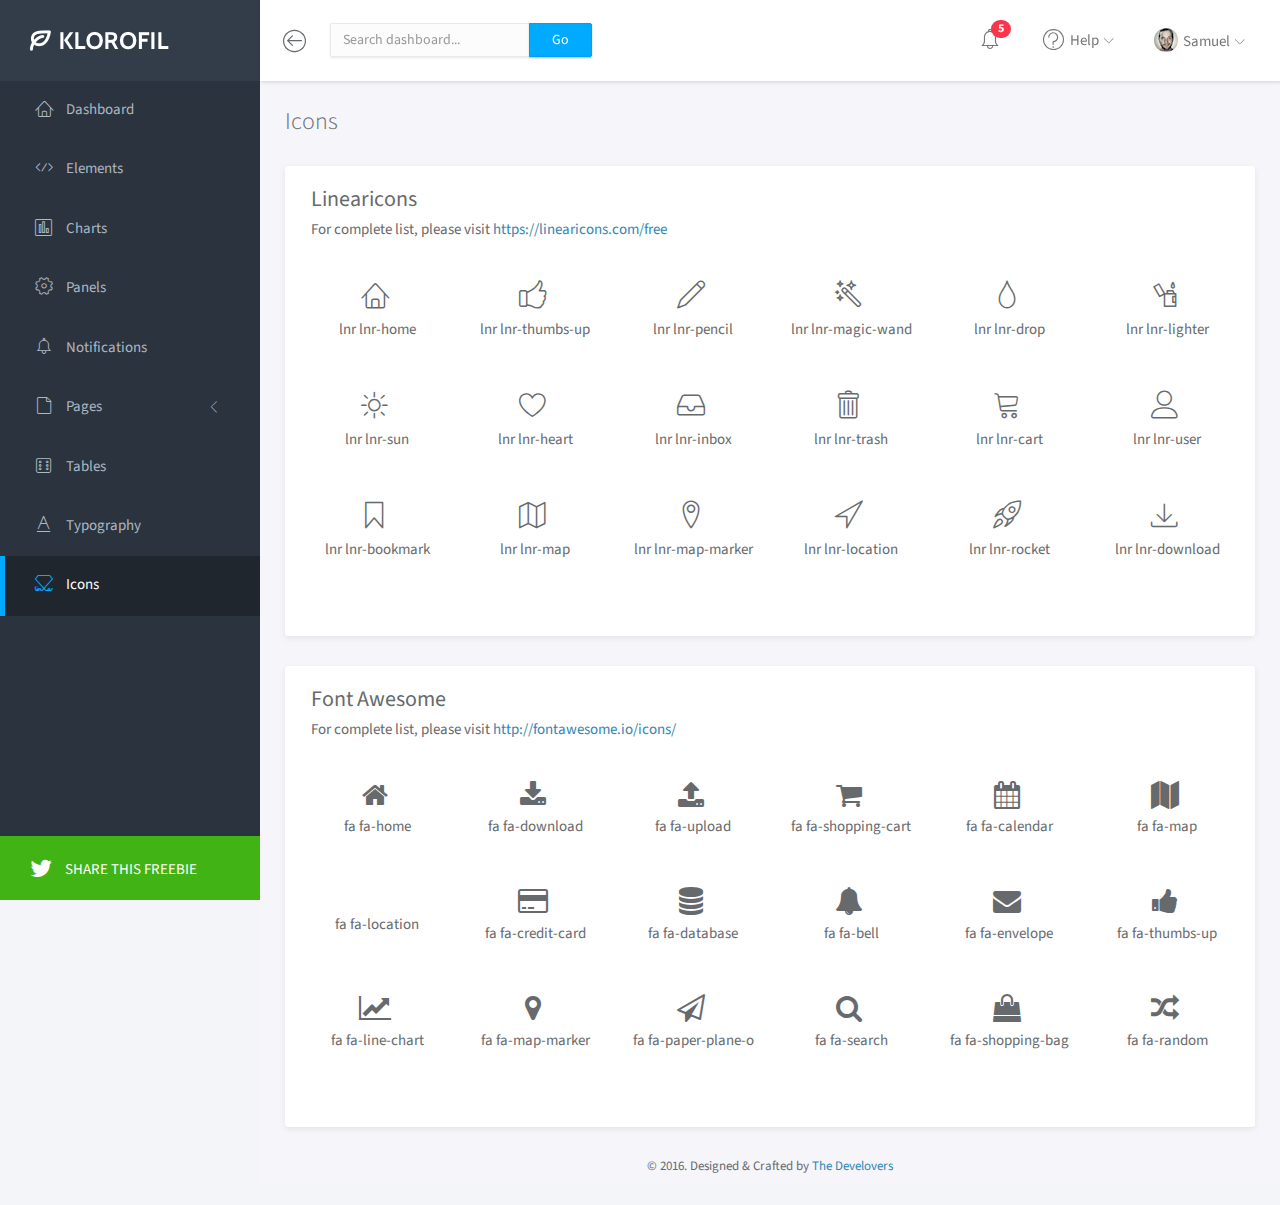
<file: css/admin/icons.html>
<!doctype html>
<html lang="en">

<head>
	<title>Icons | Klorofil - Free Bootstrap Dashboard Template</title>
	<meta charset="utf-8">
	<meta http-equiv="X-UA-Compatible" content="IE=edge,chrome=1">
	<meta name="viewport" content="width=device-width, initial-scale=1.0, maximum-scale=1.0, user-scalable=0">
	<!-- CSS -->
	<link rel="stylesheet" href="assets/css/bootstrap.min.css">
	<link rel="stylesheet" href="assets/css/vendor/icon-sets.css">
	<link rel="stylesheet" href="assets/css/main.min.css">
	<!-- FOR DEMO PURPOSES ONLY. You should remove this in your project -->
	<link rel="stylesheet" href="assets/css/demo.css">
	<!-- GOOGLE FONTS -->
	<link href="https://fonts.googleapis.com/css?family=Source+Sans+Pro:300,400,600,700" rel="stylesheet">
	<!-- ICONS -->
	<link rel="apple-touch-icon" sizes="76x76" href="assets/img/apple-icon.png">
	<link rel="icon" type="image/png" sizes="96x96" href="assets/img/favicon.png">
</head>

<body>
	<!-- WRAPPER -->
	<div id="wrapper">
		<!-- SIDEBAR -->
		<div class="sidebar">
			<div class="brand">
				<a href="index.html"><img src="assets/img/logo.png" alt="Klorofil Logo" class="img-responsive logo"></a>
			</div>
			<div class="sidebar-scroll">
				<nav>
					<ul class="nav">
						<li><a href="index.html" class=""><i class="lnr lnr-home"></i> <span>Dashboard</span></a></li>
						<li><a href="elements.html" class=""><i class="lnr lnr-code"></i> <span>Elements</span></a></li>
						<li><a href="charts.html" class=""><i class="lnr lnr-chart-bars"></i> <span>Charts</span></a></li>
						<li><a href="panels.html" class=""><i class="lnr lnr-cog"></i> <span>Panels</span></a></li>
						<li><a href="notifications.html" class=""><i class="lnr lnr-alarm"></i> <span>Notifications</span></a></li>
						<li>
							<a href="#subPages" data-toggle="collapse" class="collapsed"><i class="lnr lnr-file-empty"></i> <span>Pages</span> <i class="icon-submenu lnr lnr-chevron-left"></i></a>
							<div id="subPages" class="collapse ">
								<ul class="nav">
									<li><a href="page-profile.html" class="">Profile</a></li>
									<li><a href="page-login.html" class="">Login</a></li>
									<li><a href="page-lockscreen.html" class="">Lockscreen</a></li>
								</ul>
							</div>
						</li>
						<li><a href="tables.html" class=""><i class="lnr lnr-dice"></i> <span>Tables</span></a></li>
						<li><a href="typography.html" class=""><i class="lnr lnr-text-format"></i> <span>Typography</span></a></li>
						<li><a href="icons.html" class="active"><i class="lnr lnr-linearicons"></i> <span>Icons</span></a></li>
					</ul>
				</nav>
			</div>
			<a class="footer" href="http://twitter.com/share?url=https://goo.gl/1dt1MR&amp;text=So cool! Free Bootstrap dashboard template by @thedevelovers. Download at&amp;hashtags=free,bootstrap,dashboard" title="Twitter share" target="_blank"><i class="fa fa-twitter"></i> <span>SHARE THIS FREEBIE</span></a>
		</div>
		<!-- END SIDEBAR -->
		<!-- MAIN -->
		<div class="main">
			<!-- NAVBAR -->
			<nav class="navbar navbar-default">
				<div class="container-fluid">
					<div class="navbar-btn">
						<button type="button" class="btn-toggle-fullwidth"><i class="lnr lnr-arrow-left-circle"></i></button>
					</div>
					<div class="navbar-header">
						<button type="button" class="navbar-toggle collapsed" data-toggle="collapse" data-target="#navbar-menu">
							<span class="sr-only">Toggle Navigation</span>
							<i class="fa fa-bars icon-nav"></i>
						</button>
					</div>
					<div id="navbar-menu" class="navbar-collapse collapse">
						<form class="navbar-form navbar-left hidden-xs">
							<div class="input-group">
								<input type="text" value="" class="form-control" placeholder="Search dashboard...">
								<span class="input-group-btn"><button type="button" class="btn btn-primary">Go</button></span>
							</div>
						</form>
						<ul class="nav navbar-nav navbar-right">
							<li class="dropdown">
								<a href="#" class="dropdown-toggle icon-menu" data-toggle="dropdown">
									<i class="lnr lnr-alarm"></i>
									<span class="badge bg-danger">5</span>
								</a>
								<ul class="dropdown-menu notifications">
									<li><a href="#" class="notification-item"><span class="dot bg-warning"></span>System space is almost full</a></li>
									<li><a href="#" class="notification-item"><span class="dot bg-danger"></span>You have 9 unfinished tasks</a></li>
									<li><a href="#" class="notification-item"><span class="dot bg-success"></span>Monthly report is available</a></li>
									<li><a href="#" class="notification-item"><span class="dot bg-warning"></span>Weekly meeting in 1 hour</a></li>
									<li><a href="#" class="notification-item"><span class="dot bg-success"></span>Your request has been approved</a></li>
									<li><a href="#" class="more">See all notifications</a></li>
								</ul>
							</li>
							<li class="dropdown">
								<a href="#" class="dropdown-toggle" data-toggle="dropdown"><i class="lnr lnr-question-circle"></i> <span>Help</span> <i class="icon-submenu lnr lnr-chevron-down"></i></a>
								<ul class="dropdown-menu">
									<li><a href="#">Basic Use</a></li>
									<li><a href="#">Working With Data</a></li>
									<li><a href="#">Security</a></li>
									<li><a href="#">Troubleshooting</a></li>
								</ul>
							</li>
							<li class="dropdown">
								<a href="#" class="dropdown-toggle" data-toggle="dropdown"><img src="assets/img/user.png" class="img-circle" alt="Avatar"> <span>Samuel</span> <i class="icon-submenu lnr lnr-chevron-down"></i></a>
								<ul class="dropdown-menu">
									<li><a href="#"><i class="lnr lnr-user"></i> <span>My Profile</span></a></li>
									<li><a href="#"><i class="lnr lnr-envelope"></i> <span>Message</span></a></li>
									<li><a href="#"><i class="lnr lnr-cog"></i> <span>Settings</span></a></li>
									<li><a href="#"><i class="lnr lnr-exit"></i> <span>Logout</span></a></li>
								</ul>
							</li>
						</ul>
					</div>
				</div>
			</nav>
			<!-- END NAVBAR -->
			<!-- MAIN CONTENT -->
			<div class="main-content">
				<div class="container-fluid">
					<h3 class="page-title">Icons</h3>
					<div class="panel panel-headline demo-icons">
						<div class="panel-heading">
							<h3 class="panel-title">Linearicons</h3>
							<p class="subtitle">For complete list, please visit <a href="https://linearicons.com/free" target="_blank">https://linearicons.com/free</a></p>
						</div>
						<div class="panel-body">
							<ul class="list-unstyled row">
								<li class="col-md-2 col-sm-4 col-xs-6">
									<span class="lnr lnr-home"></span> <span class="cssclass">lnr lnr-home</span>
								</li>
								<li class="col-md-2 col-sm-4 col-xs-6">
									<span class="lnr lnr-thumbs-up"></span> <span class="cssclass">lnr lnr-thumbs-up</span>
								</li>
								<li class="col-md-2 col-sm-4 col-xs-6">
									<span class="lnr lnr-pencil"></span> <span class="cssclass">lnr lnr-pencil</span>
								</li>
								<li class="col-md-2 col-sm-4 col-xs-6">
									<span class="lnr lnr-magic-wand"></span> <span class="cssclass">lnr lnr-magic-wand</span>
								</li>
								<li class="col-md-2 col-sm-4 col-xs-6">
									<span class="lnr lnr-drop"></span> <span class="cssclass">lnr lnr-drop</span>
								</li>
								<li class="col-md-2 col-sm-4 col-xs-6">
									<span class="lnr lnr-lighter"></span> <span class="cssclass">lnr lnr-lighter</span>
								</li>
								<li class="col-md-2 col-sm-4 col-xs-6">
									<span class="lnr lnr-sun"></span> <span class="cssclass">lnr lnr-sun</span>
								</li>
								<li class="col-md-2 col-sm-4 col-xs-6">
									<span class="lnr lnr-heart"></span> <span class="cssclass">lnr lnr-heart</span>
								</li>
								<li class="col-md-2 col-sm-4 col-xs-6">
									<span class="lnr lnr-inbox"></span> <span class="cssclass">lnr lnr-inbox</span>
								</li>
								<li class="col-md-2 col-sm-4 col-xs-6">
									<span class="lnr lnr-trash"></span> <span class="cssclass">lnr lnr-trash</span>
								</li>
								<li class="col-md-2 col-sm-4 col-xs-6">
									<span class="lnr lnr-cart"></span> <span class="cssclass">lnr lnr-cart</span>
								</li>
								<li class="col-md-2 col-sm-4 col-xs-6">
									<span class="lnr lnr-user"></span> <span class="cssclass">lnr lnr-user</span>
								</li>
								<li class="col-md-2 col-sm-4 col-xs-6">
									<span class="lnr lnr-bookmark"></span> <span class="cssclass">lnr lnr-bookmark</span>
								</li>
								<li class="col-md-2 col-sm-4 col-xs-6">
									<span class="lnr lnr-map"></span> <span class="cssclass">lnr lnr-map</span>
								</li>
								<li class="col-md-2 col-sm-4 col-xs-6">
									<span class="lnr lnr-map-marker"></span> <span class="cssclass">lnr lnr-map-marker</span>
								</li>
								<li class="col-md-2 col-sm-4 col-xs-6">
									<span class="lnr lnr-location"></span> <span class="cssclass">lnr lnr-location</span>
								</li>
								<li class="col-md-2 col-sm-4 col-xs-6">
									<span class="lnr lnr-rocket"></span> <span class="cssclass">lnr lnr-rocket</span>
								</li>
								<li class="col-md-2 col-sm-4 col-xs-6">
									<span class="lnr lnr-download"></span> <span class="cssclass">lnr lnr-download</span>
								</li>
							</ul>
						</div>
					</div>
					<div class="panel panel-headline demo-icons">
						<div class="panel-heading">
							<h3 class="panel-title">Font Awesome</h3>
							<p class="subtitle">For complete list, please visit <a href="http://fontawesome.io/icons/" target="_blank">http://fontawesome.io/icons/</a></p>
						</div>
						<div class="panel-body">
							<ul class="list-unstyled row">
								<li class="col-md-2 col-sm-4 col-xs-6">
									<span class="fa fa-home"></span> <span class="cssclass">fa fa-home</span>
								</li>
								<li class="col-md-2 col-sm-4 col-xs-6">
									<span class="fa fa-download"></span> <span class="cssclass">fa fa-download</span>
								</li>
								<li class="col-md-2 col-sm-4 col-xs-6">
									<span class="fa fa-upload"></span> <span class="cssclass">fa fa-upload</span>
								</li>
								<li class="col-md-2 col-sm-4 col-xs-6">
									<span class="fa fa-shopping-cart"></span> <span class="cssclass">fa fa-shopping-cart</span>
								</li>
								<li class="col-md-2 col-sm-4 col-xs-6">
									<span class="fa fa-calendar"></span> <span class="cssclass">fa fa-calendar</span>
								</li>
								<li class="col-md-2 col-sm-4 col-xs-6">
									<span class="fa fa-map"></span> <span class="cssclass">fa fa-map</span>
								</li>
								<li class="col-md-2 col-sm-4 col-xs-6">
									<span class="fa fa-location"></span> <span class="cssclass">fa fa-location</span>
								</li>
								<li class="col-md-2 col-sm-4 col-xs-6">
									<span class="fa fa-credit-card"></span> <span class="cssclass">fa fa-credit-card</span>
								</li>
								<li class="col-md-2 col-sm-4 col-xs-6">
									<span class="fa fa-database"></span> <span class="cssclass">fa fa-database</span>
								</li>
								<li class="col-md-2 col-sm-4 col-xs-6">
									<span class="fa fa-bell"></span> <span class="cssclass">fa fa-bell</span>
								</li>
								<li class="col-md-2 col-sm-4 col-xs-6">
									<span class="fa fa-envelope"></span> <span class="cssclass">fa fa-envelope</span>
								</li>
								<li class="col-md-2 col-sm-4 col-xs-6">
									<span class="fa fa-thumbs-up"></span> <span class="cssclass">fa fa-thumbs-up</span>
								</li>
								<li class="col-md-2 col-sm-4 col-xs-6">
									<span class="fa fa-line-chart"></span> <span class="cssclass">fa fa-line-chart</span>
								</li>
								<li class="col-md-2 col-sm-4 col-xs-6">
									<span class="fa fa-map-marker"></span> <span class="cssclass">fa fa-map-marker</span>
								</li>
								<li class="col-md-2 col-sm-4 col-xs-6">
									<span class="fa fa-paper-plane-o"></span> <span class="cssclass">fa fa-paper-plane-o</span>
								</li>
								<li class="col-md-2 col-sm-4 col-xs-6">
									<span class="fa fa-search"></span> <span class="cssclass">fa fa-search</span>
								</li>
								<li class="col-md-2 col-sm-4 col-xs-6">
									<span class="fa fa-shopping-bag"></span> <span class="cssclass">fa fa-shopping-bag</span>
								</li>
								<li class="col-md-2 col-sm-4 col-xs-6">
									<span class="fa fa-random"></span> <span class="cssclass">fa fa-random</span>
								</li>
							</ul>
						</div>
					</div>
				</div>
			</div>
			<!-- END MAIN CONTENT -->
			<footer>
				<div class="container-fluid">
					<p class="copyright">&copy; 2016. Designed &amp; Crafted by <a href="https://themeineed.com">The Develovers</a></p>
				</div>
			</footer>
		</div>
		<!-- END MAIN -->
	</div>
	<!-- END WRAPPER -->
	<!-- Javascript -->
	<script src="assets/js/jquery/jquery-2.1.0.min.js"></script>
	<script src="assets/js/bootstrap/bootstrap.min.js"></script>
	<script src="assets/js/plugins/jquery-slimscroll/jquery.slimscroll.min.js"></script>
	<script src="assets/js/klorofil.min.js"></script>
</body>

</html>
</file>
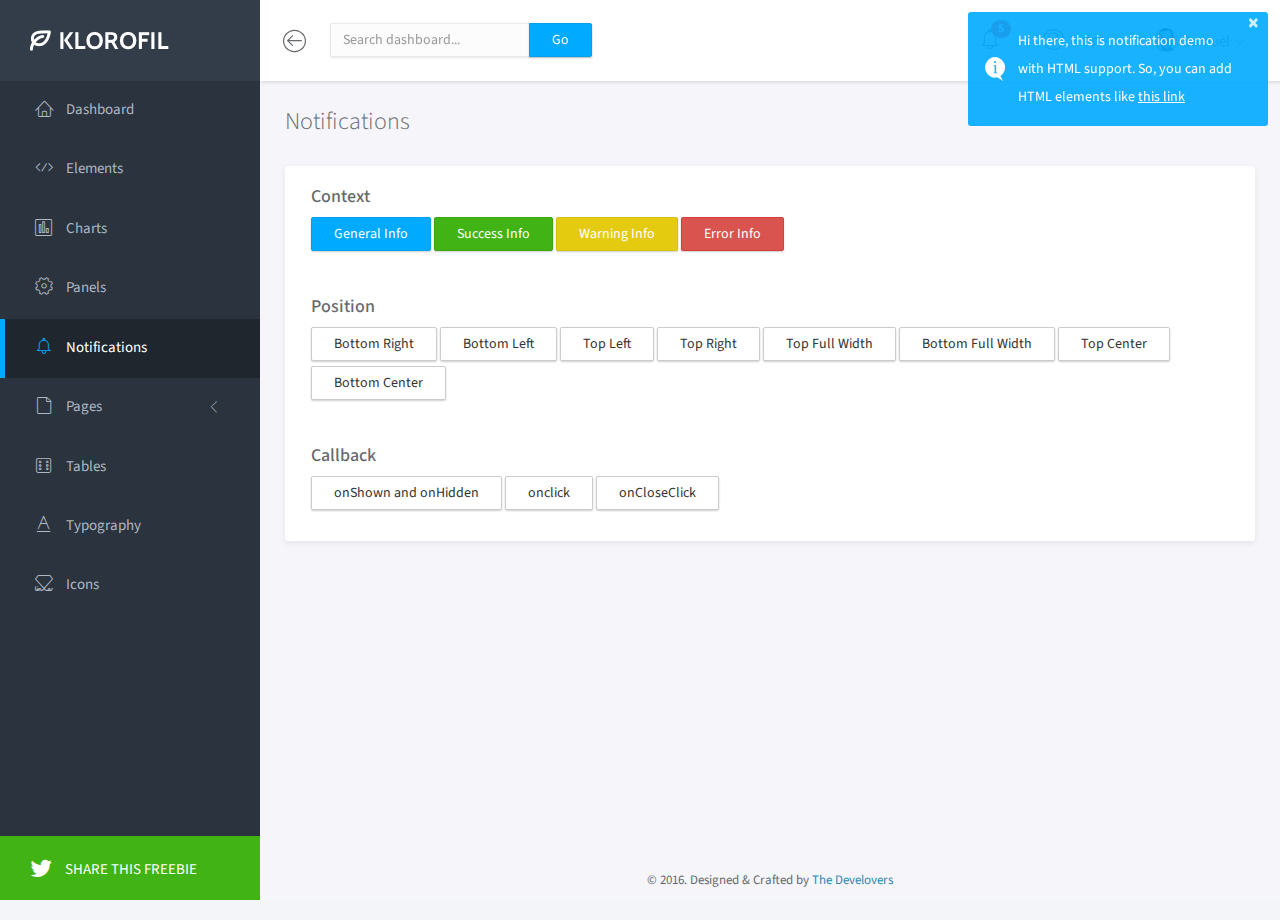
<file: css/admin/notifications.html>
<!doctype html>
<html lang="en">

<head>
	<title>Notifications | Klorofil - Free Bootstrap Dashboard Template</title>
	<meta charset="utf-8">
	<meta http-equiv="X-UA-Compatible" content="IE=edge,chrome=1">
	<meta name="viewport" content="width=device-width, initial-scale=1.0, maximum-scale=1.0, user-scalable=0">
	<!-- CSS -->
	<link rel="stylesheet" href="assets/css/bootstrap.min.css">
	<link rel="stylesheet" href="assets/css/vendor/icon-sets.css">
	<link rel="stylesheet" href="assets/css/main.min.css">
	<!-- FOR DEMO PURPOSES ONLY. You should remove this in your project -->
	<link rel="stylesheet" href="assets/css/demo.css">
	<!-- GOOGLE FONTS -->
	<link href="https://fonts.googleapis.com/css?family=Source+Sans+Pro:300,400,600,700" rel="stylesheet">
	<!-- ICONS -->
	<link rel="apple-touch-icon" sizes="76x76" href="assets/img/apple-icon.png">
	<link rel="icon" type="image/png" sizes="96x96" href="assets/img/favicon.png">
</head>

<body>
	<!-- WRAPPER -->
	<div id="wrapper">
		<!-- SIDEBAR -->
		<div class="sidebar">
			<div class="brand">
				<a href="index.html"><img src="assets/img/logo.png" alt="Klorofil Logo" class="img-responsive logo"></a>
			</div>
			<div class="sidebar-scroll">
				<nav>
					<ul class="nav">
						<li><a href="index.html" class=""><i class="lnr lnr-home"></i> <span>Dashboard</span></a></li>
						<li><a href="elements.html" class=""><i class="lnr lnr-code"></i> <span>Elements</span></a></li>
						<li><a href="charts.html" class=""><i class="lnr lnr-chart-bars"></i> <span>Charts</span></a></li>
						<li><a href="panels.html" class=""><i class="lnr lnr-cog"></i> <span>Panels</span></a></li>
						<li><a href="notifications.html" class="active"><i class="lnr lnr-alarm"></i> <span>Notifications</span></a></li>
						<li>
							<a href="#subPages" data-toggle="collapse" class="collapsed"><i class="lnr lnr-file-empty"></i> <span>Pages</span> <i class="icon-submenu lnr lnr-chevron-left"></i></a>
							<div id="subPages" class="collapse ">
								<ul class="nav">
									<li><a href="page-profile.html" class="">Profile</a></li>
									<li><a href="page-login.html" class="">Login</a></li>
									<li><a href="page-lockscreen.html" class="">Lockscreen</a></li>
								</ul>
							</div>
						</li>
						<li><a href="tables.html" class=""><i class="lnr lnr-dice"></i> <span>Tables</span></a></li>
						<li><a href="typography.html" class=""><i class="lnr lnr-text-format"></i> <span>Typography</span></a></li>
						<li><a href="icons.html" class=""><i class="lnr lnr-linearicons"></i> <span>Icons</span></a></li>
					</ul>
				</nav>
			</div>
			<a class="footer" href="http://twitter.com/share?url=https://goo.gl/1dt1MR&amp;text=So cool! Free Bootstrap dashboard template by @thedevelovers. Download at&amp;hashtags=free,bootstrap,dashboard" title="Twitter share" target="_blank"><i class="fa fa-twitter"></i> <span>SHARE THIS FREEBIE</span></a>
		</div>
		<!-- END SIDEBAR -->
		<!-- MAIN -->
		<div class="main">
			<!-- NAVBAR -->
			<nav class="navbar navbar-default">
				<div class="container-fluid">
					<div class="navbar-btn">
						<button type="button" class="btn-toggle-fullwidth"><i class="lnr lnr-arrow-left-circle"></i></button>
					</div>
					<div class="navbar-header">
						<button type="button" class="navbar-toggle collapsed" data-toggle="collapse" data-target="#navbar-menu">
							<span class="sr-only">Toggle Navigation</span>
							<i class="fa fa-bars icon-nav"></i>
						</button>
					</div>
					<div id="navbar-menu" class="navbar-collapse collapse">
						<form class="navbar-form navbar-left hidden-xs">
							<div class="input-group">
								<input type="text" value="" class="form-control" placeholder="Search dashboard...">
								<span class="input-group-btn"><button type="button" class="btn btn-primary">Go</button></span>
							</div>
						</form>
						<ul class="nav navbar-nav navbar-right">
							<li class="dropdown">
								<a href="#" class="dropdown-toggle icon-menu" data-toggle="dropdown">
									<i class="lnr lnr-alarm"></i>
									<span class="badge bg-danger">5</span>
								</a>
								<ul class="dropdown-menu notifications">
									<li><a href="#" class="notification-item"><span class="dot bg-warning"></span>System space is almost full</a></li>
									<li><a href="#" class="notification-item"><span class="dot bg-danger"></span>You have 9 unfinished tasks</a></li>
									<li><a href="#" class="notification-item"><span class="dot bg-success"></span>Monthly report is available</a></li>
									<li><a href="#" class="notification-item"><span class="dot bg-warning"></span>Weekly meeting in 1 hour</a></li>
									<li><a href="#" class="notification-item"><span class="dot bg-success"></span>Your request has been approved</a></li>
									<li><a href="#" class="more">See all notifications</a></li>
								</ul>
							</li>
							<li class="dropdown">
								<a href="#" class="dropdown-toggle" data-toggle="dropdown"><i class="lnr lnr-question-circle"></i> <span>Help</span> <i class="icon-submenu lnr lnr-chevron-down"></i></a>
								<ul class="dropdown-menu">
									<li><a href="#">Basic Use</a></li>
									<li><a href="#">Working With Data</a></li>
									<li><a href="#">Security</a></li>
									<li><a href="#">Troubleshooting</a></li>
								</ul>
							</li>
							<li class="dropdown">
								<a href="#" class="dropdown-toggle" data-toggle="dropdown"><img src="assets/img/user.png" class="img-circle" alt="Avatar"> <span>Samuel</span> <i class="icon-submenu lnr lnr-chevron-down"></i></a>
								<ul class="dropdown-menu">
									<li><a href="#"><i class="lnr lnr-user"></i> <span>My Profile</span></a></li>
									<li><a href="#"><i class="lnr lnr-envelope"></i> <span>Message</span></a></li>
									<li><a href="#"><i class="lnr lnr-cog"></i> <span>Settings</span></a></li>
									<li><a href="#"><i class="lnr lnr-exit"></i> <span>Logout</span></a></li>
								</ul>
							</li>
						</ul>
					</div>
				</div>
			</nav>
			<!-- END NAVBAR -->
			<!-- MAIN CONTENT -->
			<div class="main-content">
				<div class="container-fluid">
					<h3 class="page-title">Notifications</h3>
					<div id="toastr-demo" class="panel">
						<div class="panel-body">
							<!-- CONTEXTUAL -->
							<h4>Context</h4>
							<p class="demo-button">
								<button type="button" class="btn btn-primary btn-toastr" data-context="info" data-message="This is general theme info" data-position="top-right">General Info</button>
								<button type="button" class="btn btn-success btn-toastr" data-context="success" data-message="This is success info" data-position="top-right">Success Info</button>
								<button type="button" class="btn btn-warning btn-toastr" data-context="warning" data-message="This is warning info" data-position="top-right">Warning Info</button>
								<button type="button" class="btn btn-danger btn-toastr" data-context="error" data-message="This is error info" data-position="top-right">Error Info</button>
							</p>
							<!-- END CONTEXTUAL -->
							<br>
							<!-- POSITION -->
							<h4>Position</h4>
							<p class="demo-button">
								<button type="button" class="btn btn-default btn-toastr" data-context="info" data-message="Hi, I'm here" data-position="bottom-right">Bottom Right</button>
								<button type="button" class="btn btn-default btn-toastr" data-context="info" data-message="Hi, I'm here" data-position="bottom-left">Bottom Left</button>
								<button type="button" class="btn btn-default btn-toastr" data-context="info" data-message="Hi, I'm here" data-position="top-left">Top Left</button>
								<button type="button" class="btn btn-default btn-toastr" data-context="info" data-message="Hi, I'm here" data-position="top-right">Top Right</button>
								<button type="button" class="btn btn-default btn-toastr" data-context="info" data-message="Hi, I'm here" data-position="top-full-width">Top Full Width</button>
								<button type="button" class="btn btn-default btn-toastr" data-context="info" data-message="Hi, I'm here" data-position="bottom-full-width">Bottom Full Width</button>
								<button type="button" class="btn btn-default btn-toastr" data-context="info" data-message="Hi, I'm here" data-position="top-center">Top Center</button>
								<button type="button" class="btn btn-default btn-toastr" data-context="info" data-message="Hi, I'm here" data-position="bottom-center">Bottom Center</button>
							</p>
							<!-- END POSITION -->
							<br>
							<!-- CALLBACK -->
							<h4>Callback</h4>
							<p class="demo-button">
								<button type="button" class="btn btn-default btn-toastr-callback" id="toastr-callback1" data-context="info" data-message="onShown and onHidden callback demo">onShown and onHidden</button>
								<button type="button" class="btn btn-default btn-toastr-callback" id="toastr-callback2" data-context="info" data-message="Please click me">onclick</button>
								<button type="button" class="btn btn-default btn-toastr-callback" id="toastr-callback3" data-context="info" data-message="Please click close button">onCloseClick</button>
							</p>
							<!-- END CALLBACK -->
						</div>
					</div>
				</div>
			</div>
			<!-- END MAIN CONTENT -->
			<footer>
				<div class="container-fluid">
					<p class="copyright">&copy; 2016. Designed &amp; Crafted by <a href="https://themeineed.com">The Develovers</a></p>
				</div>
			</footer>
		</div>
		<!-- END MAIN -->
	</div>
	<!-- END WRAPPER -->
	<!-- Javascript -->
	<script src="assets/js/jquery/jquery-2.1.0.min.js"></script>
	<script src="assets/js/bootstrap/bootstrap.min.js"></script>
	<script src="assets/js/plugins/jquery-slimscroll/jquery.slimscroll.min.js"></script>
	<script src="assets/js/plugins/toastr/toastr.min.js"></script>
	<script src="assets/js/klorofil.min.js"></script>
</body>

</html>
</file>
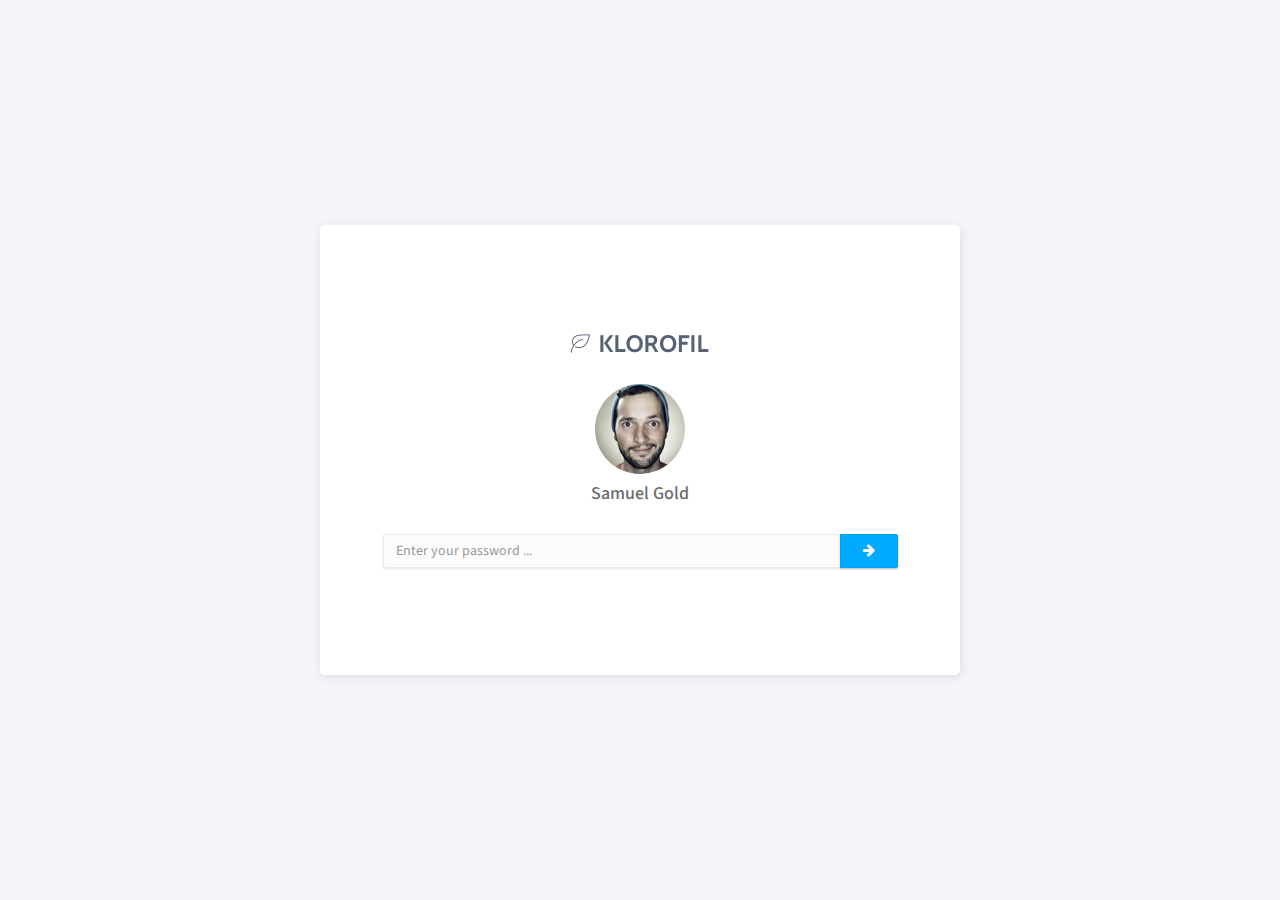
<file: css/admin/page-lockscreen.html>
<!doctype html>
<html lang="en" class="fullscreen-bg">

<head>
	<title>Lockscreen | Klorofil - Free Bootstrap Dashboard Template</title>
	<meta charset="utf-8">
	<meta http-equiv="X-UA-Compatible" content="IE=edge,chrome=1">
	<meta name="viewport" content="width=device-width, initial-scale=1.0, maximum-scale=1.0, user-scalable=0">
	<!-- CSS -->
	<link rel="stylesheet" href="assets/css/bootstrap.min.css">
	<link rel="stylesheet" href="assets/css/vendor/icon-sets.css">
	<link rel="stylesheet" href="assets/css/main.min.css">
	<!-- FOR DEMO PURPOSES ONLY. You should remove this in your project -->
	<link rel="stylesheet" href="assets/css/demo.css">
	<!-- GOOGLE FONTS -->
	<link href="https://fonts.googleapis.com/css?family=Source+Sans+Pro:300,400,600,700" rel="stylesheet">
	<!-- ICONS -->
	<link rel="apple-touch-icon" sizes="76x76" href="assets/img/apple-icon.png">
	<link rel="icon" type="image/png" sizes="96x96" href="assets/img/favicon.png">
</head>

<body>
	<!-- WRAPPER -->
	<div id="wrapper">
		<div class="vertical-align-wrap">
			<div class="vertical-align-middle">
				<div class="auth-box lockscreen clearfix">
					<div class="content">
						<h1 class="sr-only">Klorofil - Free Bootstrap dashboard</h1>
						<div class="logo text-center"><img src="assets/img/logo-dark.png" alt="Klorofil Logo"></div>
						<div class="user text-center">
							<img src="assets/img/user-medium.png" class="img-circle" alt="Avatar">
							<h2 class="name">Samuel Gold</h2>
						</div>
						<form action="index.html">
							<div class="input-group">
								<input type="password" class="form-control" placeholder="Enter your password ...">
								<span class="input-group-btn"><button type="submit" class="btn btn-primary"><i class="fa fa-arrow-right"></i></button></span>
							</div>
						</form>
					</div>
				</div>
			</div>
		</div>
	</div>
	<!-- END WRAPPER -->
</body>

</html>
</file>
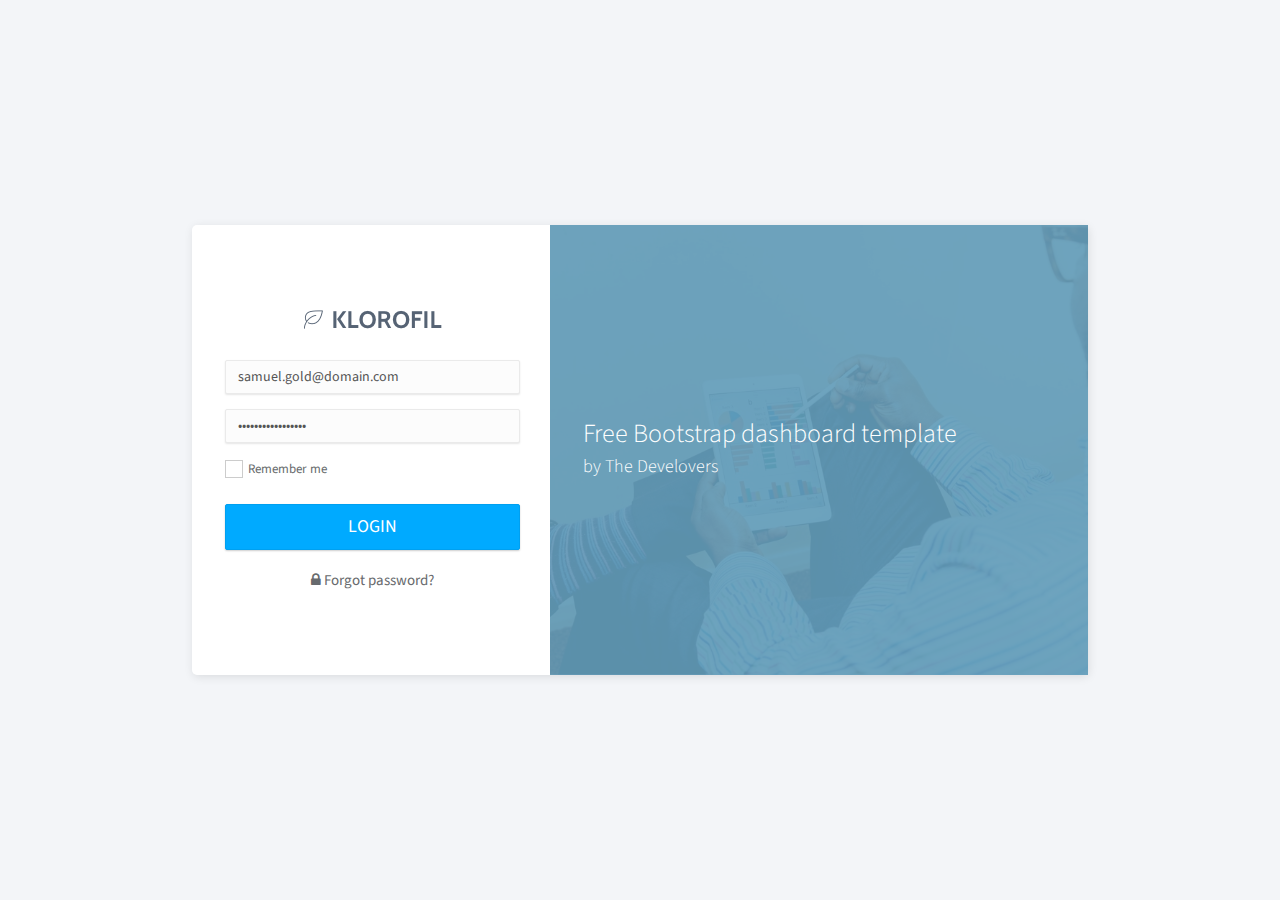
<file: css/admin/page-login.html>
<!doctype html>
<html lang="en" class="fullscreen-bg">

<head>
	<title>Login | Klorofil - Free Bootstrap Dashboard Template</title>
	<meta charset="utf-8">
	<meta http-equiv="X-UA-Compatible" content="IE=edge,chrome=1">
	<meta name="viewport" content="width=device-width, initial-scale=1.0, maximum-scale=1.0, user-scalable=0">
	<!-- CSS -->
	<link rel="stylesheet" href="assets/css/bootstrap.min.css">
	<link rel="stylesheet" href="assets/css/vendor/icon-sets.css">
	<link rel="stylesheet" href="assets/css/main.min.css">
	<!-- FOR DEMO PURPOSES ONLY. You should remove this in your project -->
	<link rel="stylesheet" href="assets/css/demo.css">
	<!-- GOOGLE FONTS -->
	<link href="https://fonts.googleapis.com/css?family=Source+Sans+Pro:300,400,600,700" rel="stylesheet">
	<!-- ICONS -->
	<link rel="apple-touch-icon" sizes="76x76" href="assets/img/apple-icon.png">
	<link rel="icon" type="image/png" sizes="96x96" href="assets/img/favicon.png">
</head>

<body>
	<!-- WRAPPER -->
	<div id="wrapper">
		<div class="vertical-align-wrap">
			<div class="vertical-align-middle">
				<div class="auth-box ">
					<div class="left">
						<div class="content">
							<div class="logo text-center"><img src="assets/img/logo-dark.png" alt="Klorofil Logo"></div>
							<form class="form-auth-small" action="index.html">
								<div class="form-group">
									<label for="signup-email" class="control-label sr-only">Email</label>
									<input type="email" class="form-control" id="signup-email" value="samuel.gold@domain.com" placeholder="Email">
								</div>
								<div class="form-group">
									<label for="signup-password" class="control-label sr-only">Password</label>
									<input type="password" class="form-control" id="signup-password" value="thisisthepassword" placeholder="Password">
								</div>
								<div class="form-group clearfix">
									<label class="fancy-checkbox element-left">
										<input type="checkbox">
										<span>Remember me</span>
									</label>
								</div>
								<button type="submit" class="btn btn-primary btn-lg btn-block">LOGIN</button>
								<div class="bottom">
									<span><i class="fa fa-lock"></i> <a href="#">Forgot password?</a></span>
								</div>
							</form>
						</div>
					</div>
					<div class="right">
						<div class="overlay"></div>
						<div class="content text">
							<h1 class="heading">Free Bootstrap dashboard template</h1>
							<p>by The Develovers</p>
						</div>
					</div>
					<div class="clearfix"></div>
				</div>
			</div>
		</div>
	</div>
	<!-- END WRAPPER -->
</body>

</html>
</file>
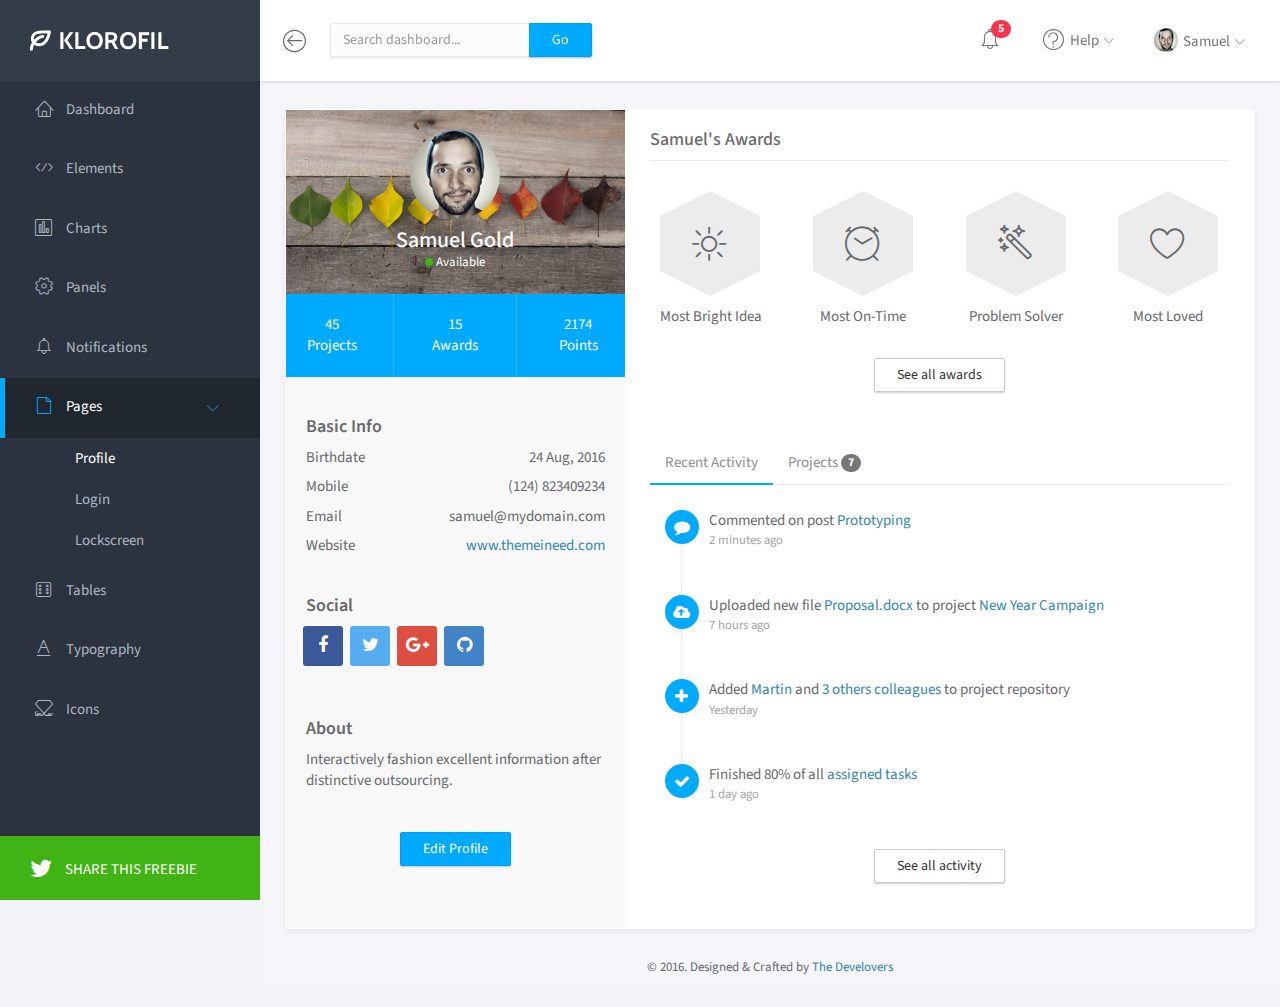
<file: css/admin/page-profile.html>
<!doctype html>
<html lang="en">

<head>
	<title>Profile | Klorofil - Free Bootstrap Dashboard Template</title>
	<meta charset="utf-8">
	<meta http-equiv="X-UA-Compatible" content="IE=edge,chrome=1">
	<meta name="viewport" content="width=device-width, initial-scale=1.0, maximum-scale=1.0, user-scalable=0">
	<!-- CSS -->
	<link rel="stylesheet" href="assets/css/bootstrap.min.css">
	<link rel="stylesheet" href="assets/css/vendor/icon-sets.css">
	<link rel="stylesheet" href="assets/css/main.min.css">
	<!-- FOR DEMO PURPOSES ONLY. You should remove this in your project -->
	<link rel="stylesheet" href="assets/css/demo.css">
	<!-- GOOGLE FONTS -->
	<link href="https://fonts.googleapis.com/css?family=Source+Sans+Pro:300,400,600,700" rel="stylesheet">
	<!-- ICONS -->
	<link rel="apple-touch-icon" sizes="76x76" href="assets/img/apple-icon.png">
	<link rel="icon" type="image/png" sizes="96x96" href="assets/img/favicon.png">
</head>

<body>
	<!-- WRAPPER -->
	<div id="wrapper">
		<!-- SIDEBAR -->
		<div class="sidebar">
			<div class="brand">
				<a href="index.html"><img src="assets/img/logo.png" alt="Klorofil Logo" class="img-responsive logo"></a>
			</div>
			<div class="sidebar-scroll">
				<nav>
					<ul class="nav">
						<li><a href="index.html" class=""><i class="lnr lnr-home"></i> <span>Dashboard</span></a></li>
						<li><a href="elements.html" class=""><i class="lnr lnr-code"></i> <span>Elements</span></a></li>
						<li><a href="charts.html" class=""><i class="lnr lnr-chart-bars"></i> <span>Charts</span></a></li>
						<li><a href="panels.html" class=""><i class="lnr lnr-cog"></i> <span>Panels</span></a></li>
						<li><a href="notifications.html" class=""><i class="lnr lnr-alarm"></i> <span>Notifications</span></a></li>
						<li>
							<a href="#subPages" data-toggle="collapse" class="active"><i class="lnr lnr-file-empty"></i> <span>Pages</span> <i class="icon-submenu lnr lnr-chevron-left"></i></a>
							<div id="subPages" class="collapse in">
								<ul class="nav">
									<li><a href="page-profile.html" class="active">Profile</a></li>
									<li><a href="page-login.html" class="">Login</a></li>
									<li><a href="page-lockscreen.html" class="">Lockscreen</a></li>
								</ul>
							</div>
						</li>
						<li><a href="tables.html" class=""><i class="lnr lnr-dice"></i> <span>Tables</span></a></li>
						<li><a href="typography.html" class=""><i class="lnr lnr-text-format"></i> <span>Typography</span></a></li>
						<li><a href="icons.html" class=""><i class="lnr lnr-linearicons"></i> <span>Icons</span></a></li>
					</ul>
				</nav>
			</div>
			<a class="footer" href="http://twitter.com/share?url=https://goo.gl/1dt1MR&amp;text=So cool! Free Bootstrap dashboard template by @thedevelovers. Download at&amp;hashtags=free,bootstrap,dashboard" title="Twitter share" target="_blank"><i class="fa fa-twitter"></i> <span>SHARE THIS FREEBIE</span></a>
		</div>
		<!-- END SIDEBAR -->
		<!-- MAIN -->
		<div class="main">
			<!-- NAVBAR -->
			<nav class="navbar navbar-default">
				<div class="container-fluid">
					<div class="navbar-btn">
						<button type="button" class="btn-toggle-fullwidth"><i class="lnr lnr-arrow-left-circle"></i></button>
					</div>
					<div class="navbar-header">
						<button type="button" class="navbar-toggle collapsed" data-toggle="collapse" data-target="#navbar-menu">
							<span class="sr-only">Toggle Navigation</span>
							<i class="fa fa-bars icon-nav"></i>
						</button>
					</div>
					<div id="navbar-menu" class="navbar-collapse collapse">
						<form class="navbar-form navbar-left hidden-xs">
							<div class="input-group">
								<input type="text" value="" class="form-control" placeholder="Search dashboard...">
								<span class="input-group-btn"><button type="button" class="btn btn-primary">Go</button></span>
							</div>
						</form>
						<ul class="nav navbar-nav navbar-right">
							<li class="dropdown">
								<a href="#" class="dropdown-toggle icon-menu" data-toggle="dropdown">
									<i class="lnr lnr-alarm"></i>
									<span class="badge bg-danger">5</span>
								</a>
								<ul class="dropdown-menu notifications">
									<li><a href="#" class="notification-item"><span class="dot bg-warning"></span>System space is almost full</a></li>
									<li><a href="#" class="notification-item"><span class="dot bg-danger"></span>You have 9 unfinished tasks</a></li>
									<li><a href="#" class="notification-item"><span class="dot bg-success"></span>Monthly report is available</a></li>
									<li><a href="#" class="notification-item"><span class="dot bg-warning"></span>Weekly meeting in 1 hour</a></li>
									<li><a href="#" class="notification-item"><span class="dot bg-success"></span>Your request has been approved</a></li>
									<li><a href="#" class="more">See all notifications</a></li>
								</ul>
							</li>
							<li class="dropdown">
								<a href="#" class="dropdown-toggle" data-toggle="dropdown"><i class="lnr lnr-question-circle"></i> <span>Help</span> <i class="icon-submenu lnr lnr-chevron-down"></i></a>
								<ul class="dropdown-menu">
									<li><a href="#">Basic Use</a></li>
									<li><a href="#">Working With Data</a></li>
									<li><a href="#">Security</a></li>
									<li><a href="#">Troubleshooting</a></li>
								</ul>
							</li>
							<li class="dropdown">
								<a href="#" class="dropdown-toggle" data-toggle="dropdown"><img src="assets/img/user.png" class="img-circle" alt="Avatar"> <span>Samuel</span> <i class="icon-submenu lnr lnr-chevron-down"></i></a>
								<ul class="dropdown-menu">
									<li><a href="#"><i class="lnr lnr-user"></i> <span>My Profile</span></a></li>
									<li><a href="#"><i class="lnr lnr-envelope"></i> <span>Message</span></a></li>
									<li><a href="#"><i class="lnr lnr-cog"></i> <span>Settings</span></a></li>
									<li><a href="#"><i class="lnr lnr-exit"></i> <span>Logout</span></a></li>
								</ul>
							</li>
						</ul>
					</div>
				</div>
			</nav>
			<!-- END NAVBAR -->
			<!-- MAIN CONTENT -->
			<div class="main-content">
				<div class="container-fluid">
					<div class="panel panel-profile">
						<div class="clearfix">
							<!-- LEFT COLUMN -->
							<div class="profile-left">
								<!-- PROFILE HEADER -->
								<div class="profile-header">
									<div class="overlay"></div>
									<div class="profile-main">
										<img src="assets/img/user-medium.png" class="img-circle" alt="Avatar">
										<h3 class="name">Samuel Gold</h3>
										<span class="online-status status-available">Available</span>
									</div>
									<div class="profile-stat">
										<div class="row">
											<div class="col-md-4 stat-item">
												45 <span>Projects</span>
											</div>
											<div class="col-md-4 stat-item">
												15 <span>Awards</span>
											</div>
											<div class="col-md-4 stat-item">
												2174 <span>Points</span>
											</div>
										</div>
									</div>
								</div>
								<!-- END PROFILE HEADER -->
								<!-- PROFILE DETAIL -->
								<div class="profile-detail">
									<div class="profile-info">
										<h4 class="heading">Basic Info</h4>
										<ul class="list-unstyled list-justify">
											<li>Birthdate <span>24 Aug, 2016</span></li>
											<li>Mobile <span>(124) 823409234</span></li>
											<li>Email <span>samuel@mydomain.com</span></li>
											<li>Website <span><a href="https://www.themeineed.com">www.themeineed.com</a></span></li>
										</ul>
									</div>
									<div class="profile-info">
										<h4 class="heading">Social</h4>
										<ul class="list-inline social-icons">
											<li><a href="#" class="facebook-bg"><i class="fa fa-facebook"></i></a></li>
											<li><a href="#" class="twitter-bg"><i class="fa fa-twitter"></i></a></li>
											<li><a href="#" class="google-plus-bg"><i class="fa fa-google-plus"></i></a></li>
											<li><a href="#" class="github-bg"><i class="fa fa-github"></i></a></li>
										</ul>
									</div>
									<div class="profile-info">
										<h4 class="heading">About</h4>
										<p>Interactively fashion excellent information after distinctive outsourcing.</p>
									</div>
									<div class="text-center"><a href="#" class="btn btn-primary">Edit Profile</a></div>
								</div>
								<!-- END PROFILE DETAIL -->
							</div>
							<!-- END LEFT COLUMN -->
							<!-- RIGHT COLUMN -->
							<div class="profile-right">
								<h4 class="heading">Samuel's Awards</h4>
								<!-- AWARDS -->
								<div class="awards">
									<div class="row">
										<div class="col-md-3 col-sm-6">
											<div class="award-item">
												<div class="hexagon">
													<span class="lnr lnr-sun award-icon"></span>
												</div>
												<span>Most Bright Idea</span>
											</div>
										</div>
										<div class="col-md-3 col-sm-6">
											<div class="award-item">
												<div class="hexagon">
													<span class="lnr lnr-clock award-icon"></span>
												</div>
												<span>Most On-Time</span>
											</div>
										</div>
										<div class="col-md-3 col-sm-6">
											<div class="award-item">
												<div class="hexagon">
													<span class="lnr lnr-magic-wand award-icon"></span>
												</div>
												<span>Problem Solver</span>
											</div>
										</div>
										<div class="col-md-3 col-sm-6">
											<div class="award-item">
												<div class="hexagon">
													<span class="lnr lnr-heart award-icon"></span>
												</div>
												<span>Most Loved</span>
											</div>
										</div>
									</div>
									<div class="text-center"><a href="#" class="btn btn-default">See all awards</a></div>
								</div>
								<!-- END AWARDS -->
								<!-- TABBED CONTENT -->
								<div class="custom-tabs-line tabs-line-bottom left-aligned">
									<ul class="nav" role="tablist">
										<li class="active"><a href="#tab-bottom-left1" role="tab" data-toggle="tab">Recent Activity</a></li>
										<li><a href="#tab-bottom-left2" role="tab" data-toggle="tab">Projects <span class="badge">7</span></a></li>
									</ul>
								</div>
								<div class="tab-content">
									<div class="tab-pane fade in active" id="tab-bottom-left1">
										<ul class="list-unstyled activity-timeline">
											<li>
												<i class="fa fa-comment activity-icon"></i>
												<p>Commented on post <a href="#">Prototyping</a> <span class="timestamp">2 minutes ago</span></p>
											</li>
											<li>
												<i class="fa fa-cloud-upload activity-icon"></i>
												<p>Uploaded new file <a href="#">Proposal.docx</a> to project <a href="#">New Year Campaign</a> <span class="timestamp">7 hours ago</span></p>
											</li>
											<li>
												<i class="fa fa-plus activity-icon"></i>
												<p>Added <a href="#">Martin</a> and <a href="#">3 others colleagues</a> to project repository <span class="timestamp">Yesterday</span></p>
											</li>
											<li>
												<i class="fa fa-check activity-icon"></i>
												<p>Finished 80% of all <a href="#">assigned tasks</a> <span class="timestamp">1 day ago</span></p>
											</li>
										</ul>
										<div class="margin-top-30 text-center"><a href="#" class="btn btn-default">See all activity</a></div>
									</div>
									<div class="tab-pane fade" id="tab-bottom-left2">
										<div class="table-responsive">
											<table class="table project-table">
												<thead>
													<tr>
														<th>Title</th>
														<th>Progress</th>
														<th>Leader</th>
														<th>Status</th>
													</tr>
												</thead>
												<tbody>
													<tr>
														<td><a href="#">Spot Media</a></td>
														<td>
															<div class="progress">
																<div class="progress-bar" role="progressbar" aria-valuenow="60" aria-valuemin="0" aria-valuemax="100" style="width: 60%;">
																	<span>60% Complete</span>
																</div>
															</div>
														</td>
														<td><img src="assets/img/user2.png" alt="Avatar" class="avatar img-circle"> <a href="#">Michael</a></td>
														<td><span class="label label-success">ACTIVE</span></td>
													</tr>
													<tr>
														<td><a href="#">E-Commerce Site</a></td>
														<td>
															<div class="progress">
																<div class="progress-bar" role="progressbar" aria-valuenow="33" aria-valuemin="0" aria-valuemax="100" style="width: 33%;">
																	<span>33% Complete</span>
																</div>
															</div>
														</td>
														<td><img src="assets/img/user1.png" alt="Avatar" class="avatar img-circle"> <a href="#">Antonius</a></td>
														<td><span class="label label-warning">PENDING</span></td>
													</tr>
													<tr>
														<td><a href="#">Project 123GO</a></td>
														<td>
															<div class="progress">
																<div class="progress-bar" role="progressbar" aria-valuenow="68" aria-valuemin="0" aria-valuemax="100" style="width: 68%;">
																	<span>68% Complete</span>
																</div>
															</div>
														</td>
														<td><img src="assets/img/user1.png" alt="Avatar" class="avatar img-circle"> <a href="#">Antonius</a></td>
														<td><span class="label label-success">ACTIVE</span></td>
													</tr>
													<tr>
														<td><a href="#">Wordpress Theme</a></td>
														<td>
															<div class="progress">
																<div class="progress-bar" role="progressbar" aria-valuenow="75" aria-valuemin="0" aria-valuemax="100" style="width: 75%;">
																	<span>75%</span>
																</div>
															</div>
														</td>
														<td><img src="assets/img/user2.png" alt="Avatar" class="avatar img-circle"> <a href="#">Michael</a></td>
														<td><span class="label label-success">ACTIVE</span></td>
													</tr>
													<tr>
														<td><a href="#">Project 123GO</a></td>
														<td>
															<div class="progress">
																<div class="progress-bar progress-bar-success" role="progressbar" aria-valuenow="100" aria-valuemin="0" aria-valuemax="100" style="width: 100%;">
																	<span>100%</span>
																</div>
															</div>
														</td>
														<td><img src="assets/img/user1.png" alt="Avatar" class="avatar img-circle" /> <a href="#">Antonius</a></td>
														<td><span class="label label-default">CLOSED</span></td>
													</tr>
													<tr>
														<td><a href="#">Redesign Landing Page</a></td>
														<td>
															<div class="progress">
																<div class="progress-bar progress-bar-success" role="progressbar" aria-valuenow="100" aria-valuemin="0" aria-valuemax="100" style="width: 100%;">
																	<span>100%</span>
																</div>
															</div>
														</td>
														<td><img src="assets/img/user5.png" alt="Avatar" class="avatar img-circle" /> <a href="#">Jason</a></td>
														<td><span class="label label-default">CLOSED</span></td>
													</tr>
												</tbody>
											</table>
										</div>
									</div>
								</div>
								<!-- END TABBED CONTENT -->
							</div>
							<!-- END RIGHT COLUMN -->
						</div>
					</div>
				</div>
			</div>
			<!-- END MAIN CONTENT -->
			<footer>
				<div class="container-fluid">
					<p class="copyright">&copy; 2016. Designed &amp; Crafted by <a href="https://themeineed.com">The Develovers</a></p>
				</div>
			</footer>
		</div>
		<!-- END MAIN -->
	</div>
	<!-- END WRAPPER -->
	<!-- Javascript -->
	<script src="assets/js/jquery/jquery-2.1.0.min.js"></script>
	<script src="assets/js/bootstrap/bootstrap.min.js"></script>
	<script src="assets/js/plugins/jquery-slimscroll/jquery.slimscroll.min.js"></script>
	<script src="assets/js/klorofil.min.js"></script>
</body>

</html>
</file>
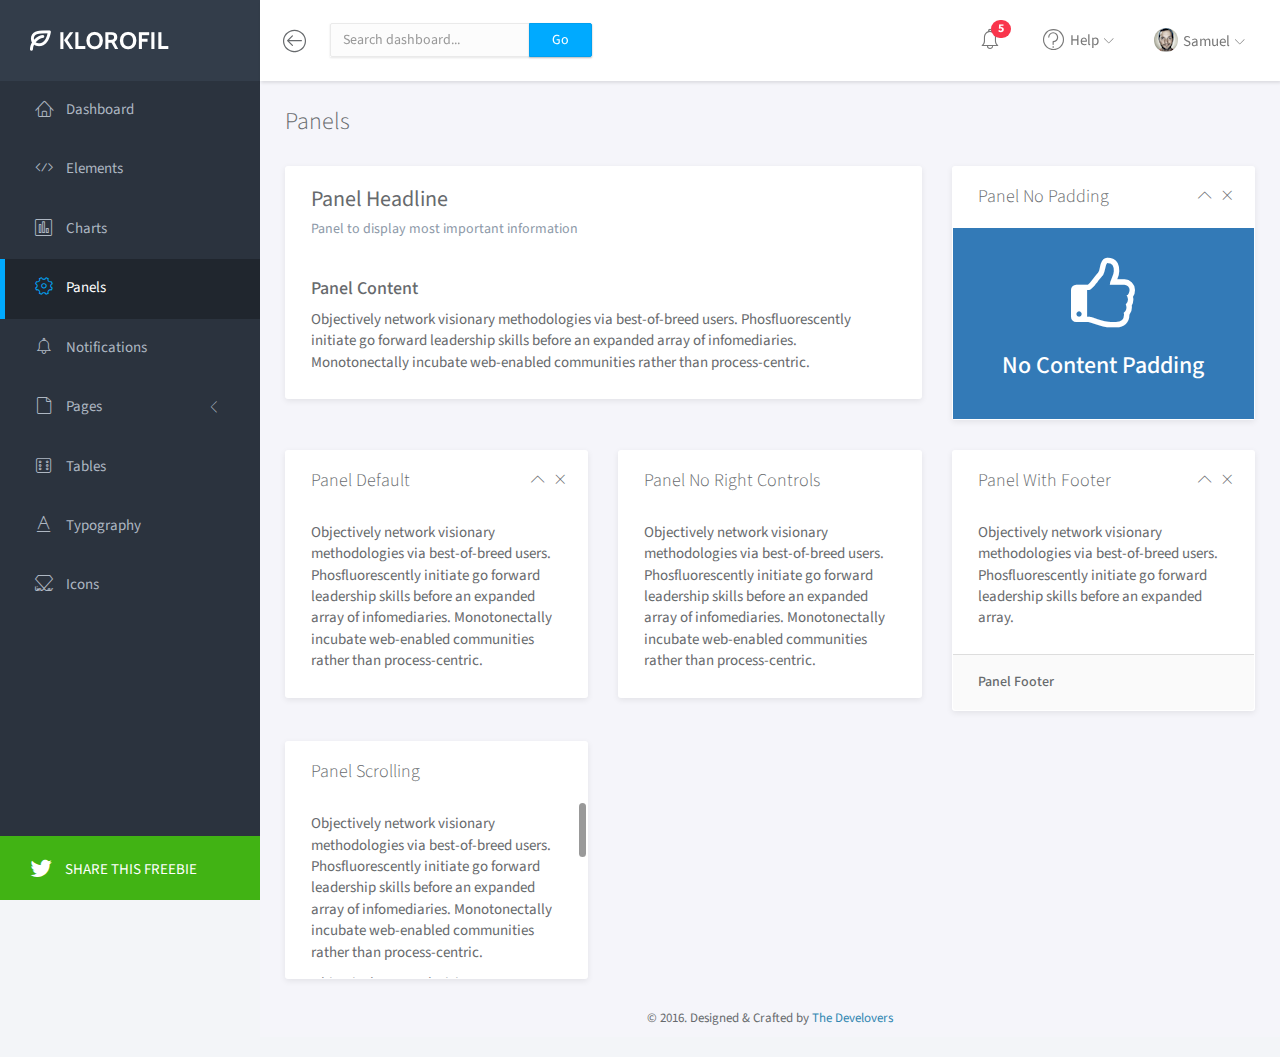
<file: css/admin/panels.html>
<!doctype html>
<html lang="en">

<head>
	<title>Panels | Klorofil - Free Bootstrap Dashboard Template</title>
	<meta charset="utf-8">
	<meta http-equiv="X-UA-Compatible" content="IE=edge,chrome=1">
	<meta name="viewport" content="width=device-width, initial-scale=1.0, maximum-scale=1.0, user-scalable=0">
	<!-- CSS -->
	<link rel="stylesheet" href="assets/css/bootstrap.min.css">
	<link rel="stylesheet" href="assets/css/vendor/icon-sets.css">
	<link rel="stylesheet" href="assets/css/main.min.css">
	<!-- FOR DEMO PURPOSES ONLY. You should remove this in your project -->
	<link rel="stylesheet" href="assets/css/demo.css">
	<!-- GOOGLE FONTS -->
	<link href="https://fonts.googleapis.com/css?family=Source+Sans+Pro:300,400,600,700" rel="stylesheet">
	<!-- ICONS -->
	<link rel="apple-touch-icon" sizes="76x76" href="assets/img/apple-icon.png">
	<link rel="icon" type="image/png" sizes="96x96" href="assets/img/favicon.png">
</head>

<body>
	<!-- WRAPPER -->
	<div id="wrapper">
		<!-- SIDEBAR -->
		<div class="sidebar">
			<div class="brand">
				<a href="index.html"><img src="assets/img/logo.png" alt="Klorofil Logo" class="img-responsive logo"></a>
			</div>
			<div class="sidebar-scroll">
				<nav>
					<ul class="nav">
						<li><a href="index.html" class=""><i class="lnr lnr-home"></i> <span>Dashboard</span></a></li>
						<li><a href="elements.html" class=""><i class="lnr lnr-code"></i> <span>Elements</span></a></li>
						<li><a href="charts.html" class=""><i class="lnr lnr-chart-bars"></i> <span>Charts</span></a></li>
						<li><a href="panels.html" class="active"><i class="lnr lnr-cog"></i> <span>Panels</span></a></li>
						<li><a href="notifications.html" class=""><i class="lnr lnr-alarm"></i> <span>Notifications</span></a></li>
						<li>
							<a href="#subPages" data-toggle="collapse" class="collapsed"><i class="lnr lnr-file-empty"></i> <span>Pages</span> <i class="icon-submenu lnr lnr-chevron-left"></i></a>
							<div id="subPages" class="collapse ">
								<ul class="nav">
									<li><a href="page-profile.html" class="">Profile</a></li>
									<li><a href="page-login.html" class="">Login</a></li>
									<li><a href="page-lockscreen.html" class="">Lockscreen</a></li>
								</ul>
							</div>
						</li>
						<li><a href="tables.html" class=""><i class="lnr lnr-dice"></i> <span>Tables</span></a></li>
						<li><a href="typography.html" class=""><i class="lnr lnr-text-format"></i> <span>Typography</span></a></li>
						<li><a href="icons.html" class=""><i class="lnr lnr-linearicons"></i> <span>Icons</span></a></li>
					</ul>
				</nav>
			</div>
			<a class="footer" href="http://twitter.com/share?url=https://goo.gl/1dt1MR&amp;text=So cool! Free Bootstrap dashboard template by @thedevelovers. Download at&amp;hashtags=free,bootstrap,dashboard" title="Twitter share" target="_blank"><i class="fa fa-twitter"></i> <span>SHARE THIS FREEBIE</span></a>
		</div>
		<!-- END SIDEBAR -->
		<!-- MAIN -->
		<div class="main">
			<!-- NAVBAR -->
			<nav class="navbar navbar-default">
				<div class="container-fluid">
					<div class="navbar-btn">
						<button type="button" class="btn-toggle-fullwidth"><i class="lnr lnr-arrow-left-circle"></i></button>
					</div>
					<div class="navbar-header">
						<button type="button" class="navbar-toggle collapsed" data-toggle="collapse" data-target="#navbar-menu">
							<span class="sr-only">Toggle Navigation</span>
							<i class="fa fa-bars icon-nav"></i>
						</button>
					</div>
					<div id="navbar-menu" class="navbar-collapse collapse">
						<form class="navbar-form navbar-left hidden-xs">
							<div class="input-group">
								<input type="text" value="" class="form-control" placeholder="Search dashboard...">
								<span class="input-group-btn"><button type="button" class="btn btn-primary">Go</button></span>
							</div>
						</form>
						<ul class="nav navbar-nav navbar-right">
							<li class="dropdown">
								<a href="#" class="dropdown-toggle icon-menu" data-toggle="dropdown">
									<i class="lnr lnr-alarm"></i>
									<span class="badge bg-danger">5</span>
								</a>
								<ul class="dropdown-menu notifications">
									<li><a href="#" class="notification-item"><span class="dot bg-warning"></span>System space is almost full</a></li>
									<li><a href="#" class="notification-item"><span class="dot bg-danger"></span>You have 9 unfinished tasks</a></li>
									<li><a href="#" class="notification-item"><span class="dot bg-success"></span>Monthly report is available</a></li>
									<li><a href="#" class="notification-item"><span class="dot bg-warning"></span>Weekly meeting in 1 hour</a></li>
									<li><a href="#" class="notification-item"><span class="dot bg-success"></span>Your request has been approved</a></li>
									<li><a href="#" class="more">See all notifications</a></li>
								</ul>
							</li>
							<li class="dropdown">
								<a href="#" class="dropdown-toggle" data-toggle="dropdown"><i class="lnr lnr-question-circle"></i> <span>Help</span> <i class="icon-submenu lnr lnr-chevron-down"></i></a>
								<ul class="dropdown-menu">
									<li><a href="#">Basic Use</a></li>
									<li><a href="#">Working With Data</a></li>
									<li><a href="#">Security</a></li>
									<li><a href="#">Troubleshooting</a></li>
								</ul>
							</li>
							<li class="dropdown">
								<a href="#" class="dropdown-toggle" data-toggle="dropdown"><img src="assets/img/user.png" class="img-circle" alt="Avatar"> <span>Samuel</span> <i class="icon-submenu lnr lnr-chevron-down"></i></a>
								<ul class="dropdown-menu">
									<li><a href="#"><i class="lnr lnr-user"></i> <span>My Profile</span></a></li>
									<li><a href="#"><i class="lnr lnr-envelope"></i> <span>Message</span></a></li>
									<li><a href="#"><i class="lnr lnr-cog"></i> <span>Settings</span></a></li>
									<li><a href="#"><i class="lnr lnr-exit"></i> <span>Logout</span></a></li>
								</ul>
							</li>
						</ul>
					</div>
				</div>
			</nav>
			<!-- END NAVBAR -->
			<!-- MAIN CONTENT -->
			<div class="main-content">
				<div class="container-fluid">
					<h3 class="page-title">Panels</h3>
					<div class="row">
						<div class="col-md-8">
							<!-- PANEL HEADLINE -->
							<div class="panel panel-headline">
								<div class="panel-heading">
									<h3 class="panel-title">Panel Headline</h3>
									<p class="panel-subtitle">Panel to display most important information</p>
								</div>
								<div class="panel-body">
									<h4>Panel Content</h4>
									<p>Objectively network visionary methodologies via best-of-breed users. Phosfluorescently initiate go forward leadership skills before an expanded array of infomediaries. Monotonectally incubate web-enabled communities rather than process-centric.</p>
								</div>
							</div>
							<!-- END PANEL HEADLINE -->
						</div>
						<div class="col-md-4">
							<!-- PANEL NO PADDING -->
							<div class="panel">
								<div class="panel-heading">
									<h3 class="panel-title">Panel No Padding</h3>
									<div class="right">
										<button type="button" class="btn-toggle-collapse"><i class="lnr lnr-chevron-up"></i></button>
										<button type="button" class="btn-remove"><i class="lnr lnr-cross"></i></button>
									</div>
								</div>
								<div class="panel-body no-padding bg-primary text-center">
									<div class="padding-top-30 padding-bottom-30">
										<i class="fa fa-thumbs-o-up fa-5x"></i>
										<h3>No Content Padding</h3>
									</div>
								</div>
							</div>
							<!-- END PANEL NO PADDING -->
						</div>
					</div>
					<div class="row">
						<div class="col-md-4">
							<!-- PANEL DEFAULT -->
							<div class="panel">
								<div class="panel-heading">
									<h3 class="panel-title">Panel Default</h3>
									<div class="right">
										<button type="button" class="btn-toggle-collapse"><i class="lnr lnr-chevron-up"></i></button>
										<button type="button" class="btn-remove"><i class="lnr lnr-cross"></i></button>
									</div>
								</div>
								<div class="panel-body">
									<p>Objectively network visionary methodologies via best-of-breed users. Phosfluorescently initiate go forward leadership skills before an expanded array of infomediaries. Monotonectally incubate web-enabled communities rather than process-centric.</p>
								</div>
							</div>
							<!-- END PANEL DEFAULT -->
						</div>
						<div class="col-md-4">
							<!-- PANEL NO CONTROLS -->
							<div class="panel">
								<div class="panel-heading">
									<h3 class="panel-title">Panel No Right Controls</h3>
								</div>
								<div class="panel-body">
									<p>Objectively network visionary methodologies via best-of-breed users. Phosfluorescently initiate go forward leadership skills before an expanded array of infomediaries. Monotonectally incubate web-enabled communities rather than process-centric.</p>
								</div>
							</div>
							<!-- END PANEL NO CONTROLS -->
						</div>
						<div class="col-md-4">
							<!-- PANEL WITH FOOTER -->
							<div class="panel">
								<div class="panel-heading">
									<h3 class="panel-title">Panel With Footer</h3>
									<div class="right">
										<button type="button" class="btn-toggle-collapse"><i class="lnr lnr-chevron-up"></i></button>
										<button type="button" class="btn-remove"><i class="lnr lnr-cross"></i></button>
									</div>
								</div>
								<div class="panel-body">
									<p>Objectively network visionary methodologies via best-of-breed users. Phosfluorescently initiate go forward leadership skills before an expanded array.</p>
								</div>
								<div class="panel-footer">
									<h5>Panel Footer</h5>
								</div>
							</div>
							<!-- END PANEL WITH FOOTER -->
						</div>
					</div>
					<div class="row">
						<div class="col-md-4">
							<!-- PANEL SCROLLING -->
							<div id="panel-scrolling-demo" class="panel">
								<div class="panel-heading">
									<h3 class="panel-title">Panel Scrolling</h3>
								</div>
								<div class="panel-body">
									<p>Objectively network visionary methodologies via best-of-breed users. Phosfluorescently initiate go forward leadership skills before an expanded array of infomediaries. Monotonectally incubate web-enabled communities rather than process-centric.</p>
									<p>Objectively network visionary methodologies via best-of-breed users. Phosfluorescently initiate go forward leadership skills before an expanded array of infomediaries. Monotonectally incubate web-enabled communities rather than process-centric.</p>
									<p>Objectively network visionary methodologies via best-of-breed users. Phosfluorescently initiate go forward leadership skills before an expanded array of infomediaries. Monotonectally incubate web-enabled communities rather than process-centric.</p>
								</div>
							</div>
							<!-- END PANEL SCROLLING -->
						</div>
					</div>
				</div>
			</div>
			<!-- END MAIN CONTENT -->
			<footer>
				<div class="container-fluid">
					<p class="copyright">&copy; 2016. Designed &amp; Crafted by <a href="https://themeineed.com">The Develovers</a></p>
				</div>
			</footer>
		</div>
		<!-- END MAIN -->
	</div>
	<!-- END WRAPPER -->
	<!-- Javascript -->
	<script src="assets/js/jquery/jquery-2.1.0.min.js"></script>
	<script src="assets/js/bootstrap/bootstrap.min.js"></script>
	<script src="assets/js/plugins/jquery-slimscroll/jquery.slimscroll.min.js"></script>
	<script src="assets/js/klorofil.min.js"></script>
</body>

</html>
</file>
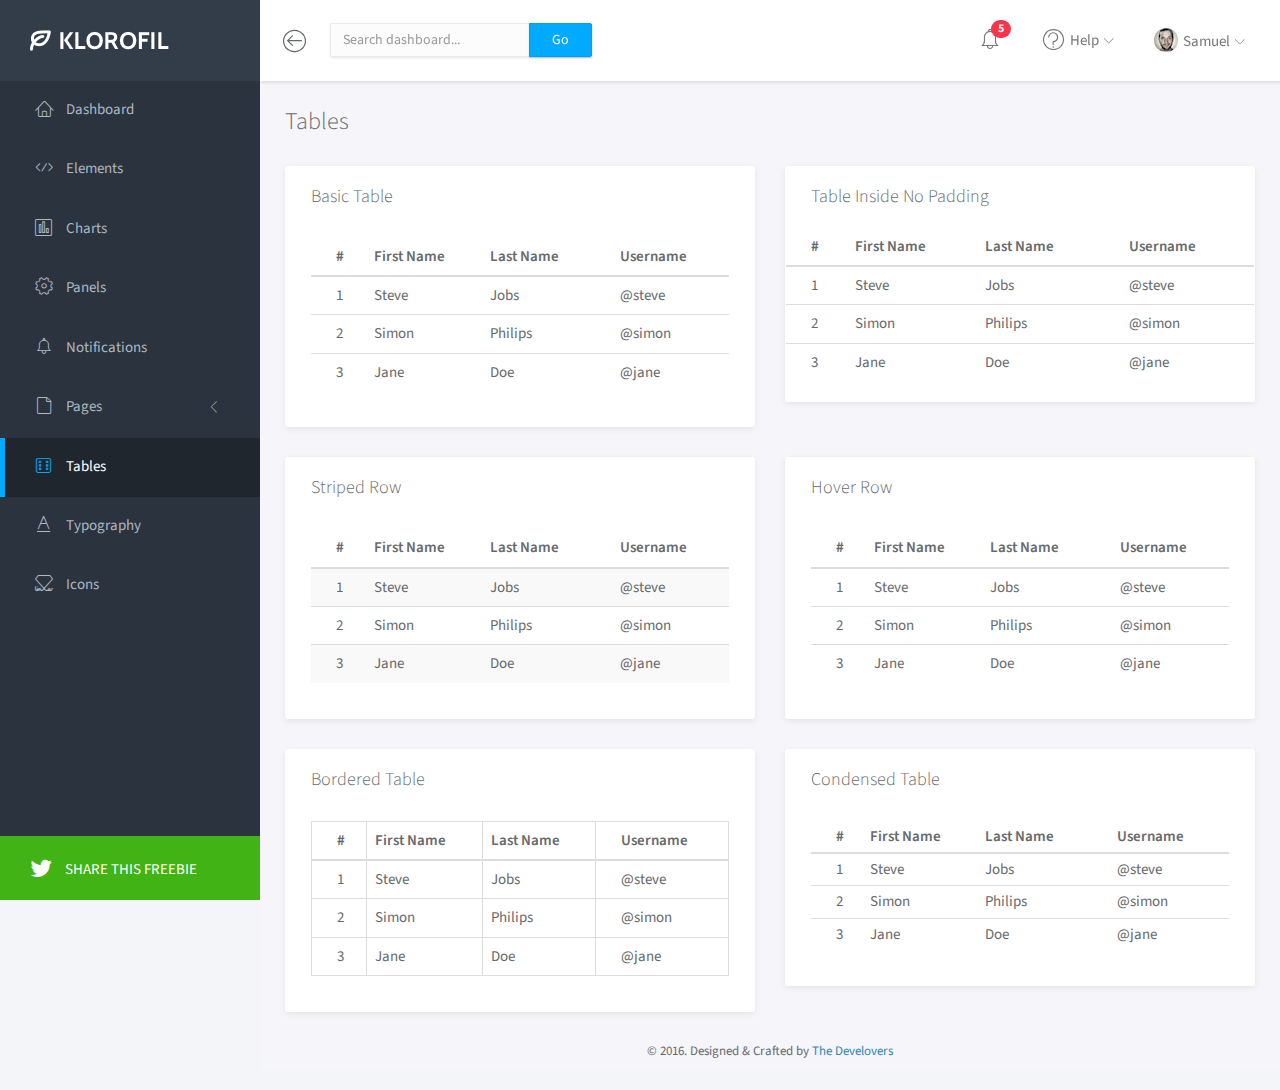
<file: css/admin/tables.html>
<!doctype html>
<html lang="en">

<head>
	<title>Tables | Klorofil - Free Bootstrap Dashboard Template</title>
	<meta charset="utf-8">
	<meta http-equiv="X-UA-Compatible" content="IE=edge,chrome=1">
	<meta name="viewport" content="width=device-width, initial-scale=1.0, maximum-scale=1.0, user-scalable=0">
	<!-- CSS -->
	<link rel="stylesheet" href="assets/css/bootstrap.min.css">
	<link rel="stylesheet" href="assets/css/vendor/icon-sets.css">
	<link rel="stylesheet" href="assets/css/main.min.css">
	<!-- FOR DEMO PURPOSES ONLY. You should remove this in your project -->
	<link rel="stylesheet" href="assets/css/demo.css">
	<!-- GOOGLE FONTS -->
	<link href="https://fonts.googleapis.com/css?family=Source+Sans+Pro:300,400,600,700" rel="stylesheet">
	<!-- ICONS -->
	<link rel="apple-touch-icon" sizes="76x76" href="assets/img/apple-icon.png">
	<link rel="icon" type="image/png" sizes="96x96" href="assets/img/favicon.png">
</head>

<body>
	<!-- WRAPPER -->
	<div id="wrapper">
		<!-- SIDEBAR -->
		<div class="sidebar">
			<div class="brand">
				<a href="index.html"><img src="assets/img/logo.png" alt="Klorofil Logo" class="img-responsive logo"></a>
			</div>
			<div class="sidebar-scroll">
				<nav>
					<ul class="nav">
						<li><a href="index.html" class=""><i class="lnr lnr-home"></i> <span>Dashboard</span></a></li>
						<li><a href="elements.html" class=""><i class="lnr lnr-code"></i> <span>Elements</span></a></li>
						<li><a href="charts.html" class=""><i class="lnr lnr-chart-bars"></i> <span>Charts</span></a></li>
						<li><a href="panels.html" class=""><i class="lnr lnr-cog"></i> <span>Panels</span></a></li>
						<li><a href="notifications.html" class=""><i class="lnr lnr-alarm"></i> <span>Notifications</span></a></li>
						<li>
							<a href="#subPages" data-toggle="collapse" class="collapsed"><i class="lnr lnr-file-empty"></i> <span>Pages</span> <i class="icon-submenu lnr lnr-chevron-left"></i></a>
							<div id="subPages" class="collapse ">
								<ul class="nav">
									<li><a href="page-profile.html" class="">Profile</a></li>
									<li><a href="page-login.html" class="">Login</a></li>
									<li><a href="page-lockscreen.html" class="">Lockscreen</a></li>
								</ul>
							</div>
						</li>
						<li><a href="tables.html" class="active"><i class="lnr lnr-dice"></i> <span>Tables</span></a></li>
						<li><a href="typography.html" class=""><i class="lnr lnr-text-format"></i> <span>Typography</span></a></li>
						<li><a href="icons.html" class=""><i class="lnr lnr-linearicons"></i> <span>Icons</span></a></li>
					</ul>
				</nav>
			</div>
			<a class="footer" href="http://twitter.com/share?url=https://goo.gl/1dt1MR&amp;text=So cool! Free Bootstrap dashboard template by @thedevelovers. Download at&amp;hashtags=free,bootstrap,dashboard" title="Twitter share" target="_blank"><i class="fa fa-twitter"></i> <span>SHARE THIS FREEBIE</span></a>
		</div>
		<!-- END SIDEBAR -->
		<!-- MAIN -->
		<div class="main">
			<!-- NAVBAR -->
			<nav class="navbar navbar-default">
				<div class="container-fluid">
					<div class="navbar-btn">
						<button type="button" class="btn-toggle-fullwidth"><i class="lnr lnr-arrow-left-circle"></i></button>
					</div>
					<div class="navbar-header">
						<button type="button" class="navbar-toggle collapsed" data-toggle="collapse" data-target="#navbar-menu">
							<span class="sr-only">Toggle Navigation</span>
							<i class="fa fa-bars icon-nav"></i>
						</button>
					</div>
					<div id="navbar-menu" class="navbar-collapse collapse">
						<form class="navbar-form navbar-left hidden-xs">
							<div class="input-group">
								<input type="text" value="" class="form-control" placeholder="Search dashboard...">
								<span class="input-group-btn"><button type="button" class="btn btn-primary">Go</button></span>
							</div>
						</form>
						<ul class="nav navbar-nav navbar-right">
							<li class="dropdown">
								<a href="#" class="dropdown-toggle icon-menu" data-toggle="dropdown">
									<i class="lnr lnr-alarm"></i>
									<span class="badge bg-danger">5</span>
								</a>
								<ul class="dropdown-menu notifications">
									<li><a href="#" class="notification-item"><span class="dot bg-warning"></span>System space is almost full</a></li>
									<li><a href="#" class="notification-item"><span class="dot bg-danger"></span>You have 9 unfinished tasks</a></li>
									<li><a href="#" class="notification-item"><span class="dot bg-success"></span>Monthly report is available</a></li>
									<li><a href="#" class="notification-item"><span class="dot bg-warning"></span>Weekly meeting in 1 hour</a></li>
									<li><a href="#" class="notification-item"><span class="dot bg-success"></span>Your request has been approved</a></li>
									<li><a href="#" class="more">See all notifications</a></li>
								</ul>
							</li>
							<li class="dropdown">
								<a href="#" class="dropdown-toggle" data-toggle="dropdown"><i class="lnr lnr-question-circle"></i> <span>Help</span> <i class="icon-submenu lnr lnr-chevron-down"></i></a>
								<ul class="dropdown-menu">
									<li><a href="#">Basic Use</a></li>
									<li><a href="#">Working With Data</a></li>
									<li><a href="#">Security</a></li>
									<li><a href="#">Troubleshooting</a></li>
								</ul>
							</li>
							<li class="dropdown">
								<a href="#" class="dropdown-toggle" data-toggle="dropdown"><img src="assets/img/user.png" class="img-circle" alt="Avatar"> <span>Samuel</span> <i class="icon-submenu lnr lnr-chevron-down"></i></a>
								<ul class="dropdown-menu">
									<li><a href="#"><i class="lnr lnr-user"></i> <span>My Profile</span></a></li>
									<li><a href="#"><i class="lnr lnr-envelope"></i> <span>Message</span></a></li>
									<li><a href="#"><i class="lnr lnr-cog"></i> <span>Settings</span></a></li>
									<li><a href="#"><i class="lnr lnr-exit"></i> <span>Logout</span></a></li>
								</ul>
							</li>
						</ul>
					</div>
				</div>
			</nav>
			<!-- END NAVBAR -->
			<!-- MAIN CONTENT -->
			<div class="main-content">
				<div class="container-fluid">
					<h3 class="page-title">Tables</h3>
					<div class="row">
						<div class="col-md-6">
							<!-- BASIC TABLE -->
							<div class="panel">
								<div class="panel-heading">
									<h3 class="panel-title">Basic Table</h3>
								</div>
								<div class="panel-body">
									<table class="table">
										<thead>
											<tr>
												<th>#</th>
												<th>First Name</th>
												<th>Last Name</th>
												<th>Username</th>
											</tr>
										</thead>
										<tbody>
											<tr>
												<td>1</td>
												<td>Steve</td>
												<td>Jobs</td>
												<td>@steve</td>
											</tr>
											<tr>
												<td>2</td>
												<td>Simon</td>
												<td>Philips</td>
												<td>@simon</td>
											</tr>
											<tr>
												<td>3</td>
												<td>Jane</td>
												<td>Doe</td>
												<td>@jane</td>
											</tr>
										</tbody>
									</table>
								</div>
							</div>
							<!-- END BASIC TABLE -->
						</div>
						<div class="col-md-6">
							<!-- TABLE NO PADDING -->
							<div class="panel">
								<div class="panel-heading">
									<h3 class="panel-title">Table Inside No Padding</h3>
								</div>
								<div class="panel-body no-padding">
									<table class="table">
										<thead>
											<tr>
												<th>#</th>
												<th>First Name</th>
												<th>Last Name</th>
												<th>Username</th>
											</tr>
										</thead>
										<tbody>
											<tr>
												<td>1</td>
												<td>Steve</td>
												<td>Jobs</td>
												<td>@steve</td>
											</tr>
											<tr>
												<td>2</td>
												<td>Simon</td>
												<td>Philips</td>
												<td>@simon</td>
											</tr>
											<tr>
												<td>3</td>
												<td>Jane</td>
												<td>Doe</td>
												<td>@jane</td>
											</tr>
										</tbody>
									</table>
								</div>
							</div>
							<!-- END TABLE NO PADDING -->
						</div>
					</div>
					<div class="row">
						<div class="col-md-6">
							<!-- TABLE STRIPED -->
							<div class="panel">
								<div class="panel-heading">
									<h3 class="panel-title">Striped Row</h3>
								</div>
								<div class="panel-body">
									<table class="table table-striped">
										<thead>
											<tr>
												<th>#</th>
												<th>First Name</th>
												<th>Last Name</th>
												<th>Username</th>
											</tr>
										</thead>
										<tbody>
											<tr>
												<td>1</td>
												<td>Steve</td>
												<td>Jobs</td>
												<td>@steve</td>
											</tr>
											<tr>
												<td>2</td>
												<td>Simon</td>
												<td>Philips</td>
												<td>@simon</td>
											</tr>
											<tr>
												<td>3</td>
												<td>Jane</td>
												<td>Doe</td>
												<td>@jane</td>
											</tr>
										</tbody>
									</table>
								</div>
							</div>
							<!-- END TABLE STRIPED -->
						</div>
						<div class="col-md-6">
							<!-- TABLE HOVER -->
							<div class="panel">
								<div class="panel-heading">
									<h3 class="panel-title">Hover Row</h3>
								</div>
								<div class="panel-body">
									<table class="table table-hover">
										<thead>
											<tr>
												<th>#</th>
												<th>First Name</th>
												<th>Last Name</th>
												<th>Username</th>
											</tr>
										</thead>
										<tbody>
											<tr>
												<td>1</td>
												<td>Steve</td>
												<td>Jobs</td>
												<td>@steve</td>
											</tr>
											<tr>
												<td>2</td>
												<td>Simon</td>
												<td>Philips</td>
												<td>@simon</td>
											</tr>
											<tr>
												<td>3</td>
												<td>Jane</td>
												<td>Doe</td>
												<td>@jane</td>
											</tr>
										</tbody>
									</table>
								</div>
							</div>
							<!-- END TABLE HOVER -->
						</div>
					</div>
					<div class="row">
						<div class="col-md-6">
							<!-- BORDERED TABLE -->
							<div class="panel">
								<div class="panel-heading">
									<h3 class="panel-title">Bordered Table</h3>
								</div>
								<div class="panel-body">
									<table class="table table-bordered">
										<thead>
											<tr>
												<th>#</th>
												<th>First Name</th>
												<th>Last Name</th>
												<th>Username</th>
											</tr>
										</thead>
										<tbody>
											<tr>
												<td>1</td>
												<td>Steve</td>
												<td>Jobs</td>
												<td>@steve</td>
											</tr>
											<tr>
												<td>2</td>
												<td>Simon</td>
												<td>Philips</td>
												<td>@simon</td>
											</tr>
											<tr>
												<td>3</td>
												<td>Jane</td>
												<td>Doe</td>
												<td>@jane</td>
											</tr>
										</tbody>
									</table>
								</div>
							</div>
							<!-- END BORDERED TABLE -->
						</div>
						<div class="col-md-6">
							<!-- CONDENSED TABLE -->
							<div class="panel">
								<div class="panel-heading">
									<h3 class="panel-title">Condensed Table</h3>
								</div>
								<div class="panel-body">
									<table class="table table-condensed">
										<thead>
											<tr>
												<th>#</th>
												<th>First Name</th>
												<th>Last Name</th>
												<th>Username</th>
											</tr>
										</thead>
										<tbody>
											<tr>
												<td>1</td>
												<td>Steve</td>
												<td>Jobs</td>
												<td>@steve</td>
											</tr>
											<tr>
												<td>2</td>
												<td>Simon</td>
												<td>Philips</td>
												<td>@simon</td>
											</tr>
											<tr>
												<td>3</td>
												<td>Jane</td>
												<td>Doe</td>
												<td>@jane</td>
											</tr>
										</tbody>
									</table>
								</div>
							</div>
							<!-- END CONDENSED TABLE -->
						</div>
					</div>
				</div>
			</div>
			<!-- END MAIN CONTENT -->
			<footer>
				<div class="container-fluid">
					<p class="copyright">&copy; 2016. Designed &amp; Crafted by <a href="https://themeineed.com">The Develovers</a></p>
				</div>
			</footer>
		</div>
		<!-- END MAIN -->
	</div>
	<!-- END WRAPPER -->
	<!-- Javascript -->
	<script src="assets/js/jquery/jquery-2.1.0.min.js"></script>
	<script src="assets/js/bootstrap/bootstrap.min.js"></script>
	<script src="assets/js/plugins/jquery-slimscroll/jquery.slimscroll.min.js"></script>
	<script src="assets/js/klorofil.min.js"></script>
</body>

</html>
</file>
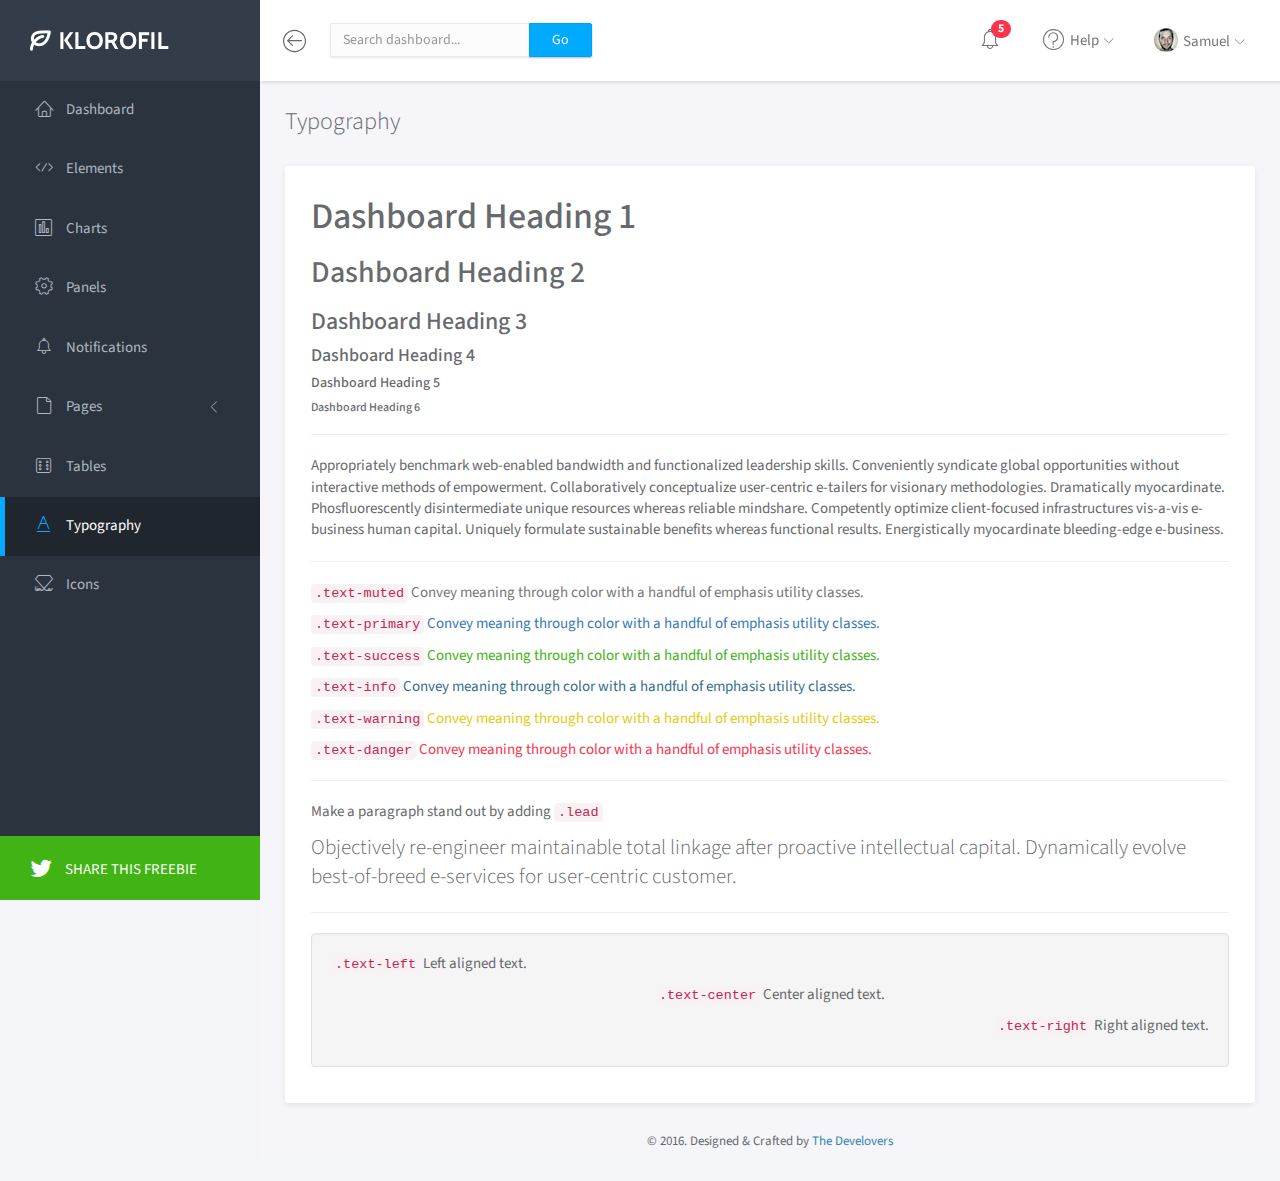
<file: css/admin/typography.html>
<!doctype html>
<html lang="en">

<head>
	<title>Typography | Klorofil - Free Bootstrap Dashboard Template</title>
	<meta charset="utf-8">
	<meta http-equiv="X-UA-Compatible" content="IE=edge,chrome=1">
	<meta name="viewport" content="width=device-width, initial-scale=1.0, maximum-scale=1.0, user-scalable=0">
	<!-- CSS -->
	<link rel="stylesheet" href="assets/css/bootstrap.min.css">
	<link rel="stylesheet" href="assets/css/vendor/icon-sets.css">
	<link rel="stylesheet" href="assets/css/main.min.css">
	<!-- FOR DEMO PURPOSES ONLY. You should remove this in your project -->
	<link rel="stylesheet" href="assets/css/demo.css">
	<!-- GOOGLE FONTS -->
	<link href="https://fonts.googleapis.com/css?family=Source+Sans+Pro:300,400,600,700" rel="stylesheet">
	<!-- ICONS -->
	<link rel="apple-touch-icon" sizes="76x76" href="assets/img/apple-icon.png">
	<link rel="icon" type="image/png" sizes="96x96" href="assets/img/favicon.png">
</head>

<body>
	<!-- WRAPPER -->
	<div id="wrapper">
		<!-- SIDEBAR -->
		<div class="sidebar">
			<div class="brand">
				<a href="index.html"><img src="assets/img/logo.png" alt="Klorofil Logo" class="img-responsive logo"></a>
			</div>
			<div class="sidebar-scroll">
				<nav>
					<ul class="nav">
						<li><a href="index.html" class=""><i class="lnr lnr-home"></i> <span>Dashboard</span></a></li>
						<li><a href="elements.html" class=""><i class="lnr lnr-code"></i> <span>Elements</span></a></li>
						<li><a href="charts.html" class=""><i class="lnr lnr-chart-bars"></i> <span>Charts</span></a></li>
						<li><a href="panels.html" class=""><i class="lnr lnr-cog"></i> <span>Panels</span></a></li>
						<li><a href="notifications.html" class=""><i class="lnr lnr-alarm"></i> <span>Notifications</span></a></li>
						<li>
							<a href="#subPages" data-toggle="collapse" class="collapsed"><i class="lnr lnr-file-empty"></i> <span>Pages</span> <i class="icon-submenu lnr lnr-chevron-left"></i></a>
							<div id="subPages" class="collapse ">
								<ul class="nav">
									<li><a href="page-profile.html" class="">Profile</a></li>
									<li><a href="page-login.html" class="">Login</a></li>
									<li><a href="page-lockscreen.html" class="">Lockscreen</a></li>
								</ul>
							</div>
						</li>
						<li><a href="tables.html" class=""><i class="lnr lnr-dice"></i> <span>Tables</span></a></li>
						<li><a href="typography.html" class="active"><i class="lnr lnr-text-format"></i> <span>Typography</span></a></li>
						<li><a href="icons.html" class=""><i class="lnr lnr-linearicons"></i> <span>Icons</span></a></li>
					</ul>
				</nav>
			</div>
			<a class="footer" href="http://twitter.com/share?url=https://goo.gl/1dt1MR&amp;text=So cool! Free Bootstrap dashboard template by @thedevelovers. Download at&amp;hashtags=free,bootstrap,dashboard" title="Twitter share" target="_blank"><i class="fa fa-twitter"></i> <span>SHARE THIS FREEBIE</span></a>
		</div>
		<!-- END SIDEBAR -->
		<!-- MAIN -->
		<div class="main">
			<!-- NAVBAR -->
			<nav class="navbar navbar-default">
				<div class="container-fluid">
					<div class="navbar-btn">
						<button type="button" class="btn-toggle-fullwidth"><i class="lnr lnr-arrow-left-circle"></i></button>
					</div>
					<div class="navbar-header">
						<button type="button" class="navbar-toggle collapsed" data-toggle="collapse" data-target="#navbar-menu">
							<span class="sr-only">Toggle Navigation</span>
							<i class="fa fa-bars icon-nav"></i>
						</button>
					</div>
					<div id="navbar-menu" class="navbar-collapse collapse">
						<form class="navbar-form navbar-left hidden-xs">
							<div class="input-group">
								<input type="text" value="" class="form-control" placeholder="Search dashboard...">
								<span class="input-group-btn"><button type="button" class="btn btn-primary">Go</button></span>
							</div>
						</form>
						<ul class="nav navbar-nav navbar-right">
							<li class="dropdown">
								<a href="#" class="dropdown-toggle icon-menu" data-toggle="dropdown">
									<i class="lnr lnr-alarm"></i>
									<span class="badge bg-danger">5</span>
								</a>
								<ul class="dropdown-menu notifications">
									<li><a href="#" class="notification-item"><span class="dot bg-warning"></span>System space is almost full</a></li>
									<li><a href="#" class="notification-item"><span class="dot bg-danger"></span>You have 9 unfinished tasks</a></li>
									<li><a href="#" class="notification-item"><span class="dot bg-success"></span>Monthly report is available</a></li>
									<li><a href="#" class="notification-item"><span class="dot bg-warning"></span>Weekly meeting in 1 hour</a></li>
									<li><a href="#" class="notification-item"><span class="dot bg-success"></span>Your request has been approved</a></li>
									<li><a href="#" class="more">See all notifications</a></li>
								</ul>
							</li>
							<li class="dropdown">
								<a href="#" class="dropdown-toggle" data-toggle="dropdown"><i class="lnr lnr-question-circle"></i> <span>Help</span> <i class="icon-submenu lnr lnr-chevron-down"></i></a>
								<ul class="dropdown-menu">
									<li><a href="#">Basic Use</a></li>
									<li><a href="#">Working With Data</a></li>
									<li><a href="#">Security</a></li>
									<li><a href="#">Troubleshooting</a></li>
								</ul>
							</li>
							<li class="dropdown">
								<a href="#" class="dropdown-toggle" data-toggle="dropdown"><img src="assets/img/user.png" class="img-circle" alt="Avatar"> <span>Samuel</span> <i class="icon-submenu lnr lnr-chevron-down"></i></a>
								<ul class="dropdown-menu">
									<li><a href="#"><i class="lnr lnr-user"></i> <span>My Profile</span></a></li>
									<li><a href="#"><i class="lnr lnr-envelope"></i> <span>Message</span></a></li>
									<li><a href="#"><i class="lnr lnr-cog"></i> <span>Settings</span></a></li>
									<li><a href="#"><i class="lnr lnr-exit"></i> <span>Logout</span></a></li>
								</ul>
							</li>
						</ul>
					</div>
				</div>
			</nav>
			<!-- END NAVBAR -->
			<!-- MAIN CONTENT -->
			<div class="main-content">
				<div class="container-fluid">
					<h3 class="page-title">Typography</h3>
					<div class="panel panel-headline">
						<div class="panel-body">
							<h1>Dashboard Heading 1</h1>
							<h2>Dashboard Heading 2</h2>
							<h3>Dashboard Heading 3</h3>
							<h4>Dashboard Heading 4</h4>
							<h5>Dashboard Heading 5</h5>
							<h6>Dashboard Heading 6</h6>
							<hr>
							<p>Appropriately benchmark web-enabled bandwidth and functionalized leadership skills. Conveniently syndicate global opportunities without interactive methods of empowerment. Collaboratively conceptualize user-centric e-tailers for visionary methodologies. Dramatically myocardinate. Phosfluorescently disintermediate unique resources whereas reliable mindshare. Competently optimize client-focused infrastructures vis-a-vis e-business human capital. Uniquely formulate sustainable benefits whereas functional results. Energistically myocardinate bleeding-edge e-business.</p>
							<hr>
							<p class="text-muted"><code>.text-muted</code> Convey meaning through color with a handful of emphasis utility classes.</p>
							<p class="text-primary"><code>.text-primary</code> Convey meaning through color with a handful of emphasis utility classes.</p>
							<p class="text-success"><code>.text-success</code> Convey meaning through color with a handful of emphasis utility classes.</p>
							<p class="text-info"><code>.text-info</code> Convey meaning through color with a handful of emphasis utility classes.</p>
							<p class="text-warning"><code>.text-warning</code> Convey meaning through color with a handful of emphasis utility classes.</p>
							<p class="text-danger"><code>.text-danger</code> Convey meaning through color with a handful of emphasis utility classes.</p>
							<hr>
							<p>Make a paragraph stand out by adding <code>.lead</code></p>
							<p class="lead">Objectively re-engineer maintainable total linkage after proactive intellectual capital. Dynamically evolve best-of-breed e-services for user-centric customer.</p>
							<hr>
							<div class="well">
								<p class="text-left"><code>.text-left</code> Left aligned text.</p>
								<p class="text-center"><code>.text-center</code> Center aligned text.</p>
								<p class="text-right"><code>.text-right</code> Right aligned text.</p>
							</div>
						</div>
					</div>
				</div>
			</div>
			<!-- END MAIN CONTENT -->
			<footer>
				<div class="container-fluid">
					<p class="copyright">&copy; 2016. Designed &amp; Crafted by <a href="https://themeineed.com">The Develovers</a></p>
				</div>
			</footer>
		</div>
		<!-- END MAIN -->
	</div>
	<!-- END WRAPPER -->
	<!-- Javascript -->
	<script src="assets/js/jquery/jquery-2.1.0.min.js"></script>
	<script src="assets/js/bootstrap/bootstrap.min.js"></script>
	<script src="assets/js/plugins/jquery-slimscroll/jquery.slimscroll.min.js"></script>
	<script src="assets/js/klorofil.min.js"></script>
</body>

</html>
</file>
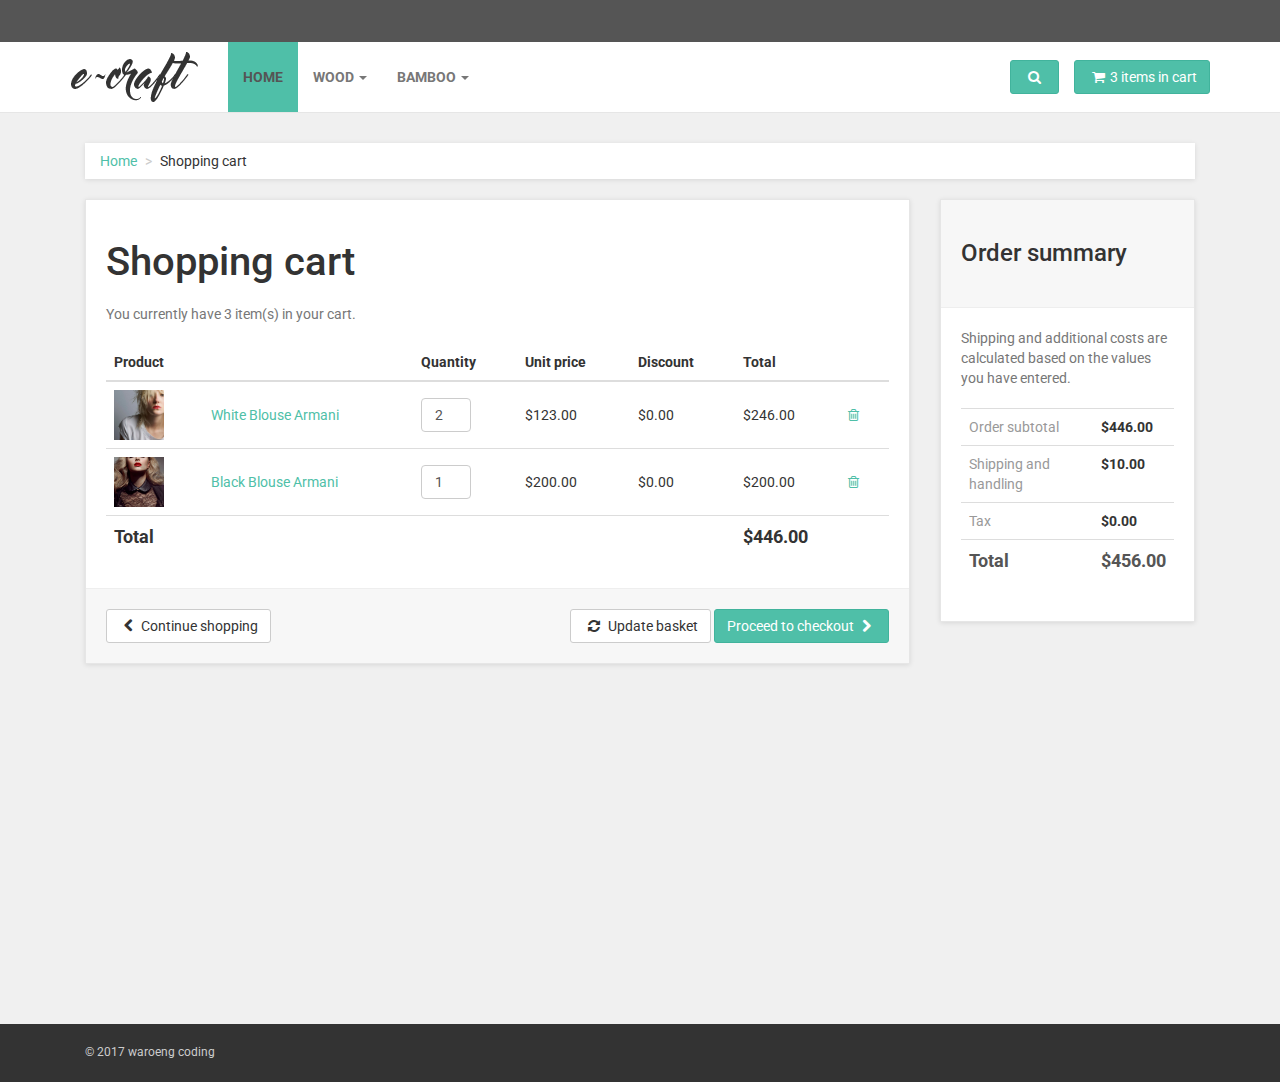
<file: css/ecraft/basket.html>
<!DOCTYPE html>
<html lang="en">

<head>

    <meta charset="utf-8">
    <meta name="robots" content="all,follow">
    <meta name="googlebot" content="index,follow,snippet,archive">
    <meta name="viewport" content="width=device-width, initial-scale=1">
    <meta name="description" content="Obaju e-commerce template">
    <meta name="author" content="Ondrej Svestka | ondrejsvestka.cz">
    <meta name="keywords" content="">

    <title>
        e-craft : e-commerce handycraft
    </title>

    <meta name="keywords" content="">

    <link href='http://fonts.googleapis.com/css?family=Roboto:400,500,700,300,100' rel='stylesheet' type='text/css'>

    <!-- styles -->
    <link href="css/font-awesome.css" rel="stylesheet">
    <link href="css/bootstrap.min.css" rel="stylesheet">
    <link href="css/animate.min.css" rel="stylesheet">
    <link href="css/owl.carousel.css" rel="stylesheet">
    <link href="css/owl.theme.css" rel="stylesheet">

    <!-- theme stylesheet -->
    <link href="css/style.default.css" rel="stylesheet" id="theme-stylesheet">

    <!-- your stylesheet with modifications -->
    <link href="css/custom.css" rel="stylesheet">

    <script src="js/respond.min.js"></script>

    <link rel="shortcut icon" href="favicon.png">



</head>

<body>
    <!-- *** TOPBAR ***
 _________________________________________________________ -->
    <div id="top">
        <div class="container">
            <!-- <div class="col-md-6 offer" data-animate="fadeInDown">
                <a href="#" class="btn btn-success btn-sm" data-animate-hover="shake">Offer of the day</a>  <a href="#">Get flat 35% off on orders over $50!</a>
            </div> -->
            <div class="col-md-6" data-animate="fadeInDown">
                <ul class="menu">
                    <li><a href="#" data-toggle="modal" data-target="#login-modal">Login</a>
                    </li>
                    <li><a href="register.html">Register</a>
                    </li>
                    <li><a href="contact.html">Contact</a>
                    </li>
                    <li><a href="#">Recently viewed</a>
                    </li>
                </ul>
            </div>
        </div>
        <div class="modal fade" id="login-modal" tabindex="-1" role="dialog" aria-labelledby="Login" aria-hidden="true">
            <div class="modal-dialog modal-sm">

                <div class="modal-content">
                    <div class="modal-header">
                        <button type="button" class="close" data-dismiss="modal" aria-hidden="true">&times;</button>
                        <h4 class="modal-title" id="Login">Customer login</h4>
                    </div>
                    <div class="modal-body">
                        <form action="customer-orders.html" method="post">
                            <div class="form-group">
                                <input type="text" class="form-control" id="email-modal" placeholder="email">
                            </div>
                            <div class="form-group">
                                <input type="password" class="form-control" id="password-modal" placeholder="password">
                            </div>

                            <p class="text-center">
                                <button class="btn btn-primary"><i class="fa fa-sign-in"></i> Log in</button>
                            </p>

                        </form>

                        <p class="text-center text-muted">Not registered yet?</p>
                        <p class="text-center text-muted"><a href="register.html"><strong>Register now</strong></a>! It is easy and done in 1&nbsp;minute and gives you access to special discounts and much more!</p>

                    </div>
                </div>
            </div>
        </div>

    </div>

    <!-- *** TOP BAR END *** -->

    <!-- *** NAVBAR ***
 _________________________________________________________ -->

    <div class="navbar navbar-default yamm" role="navigation" id="navbar">
        <div class="container">
            <div class="navbar-header">

                <a class="navbar-brand home" href="index.html" data-animate-hover="bounce">
                    <img src="img/logo.png" alt="Obaju logo" class="hidden-xs">
                    <img src="img/logo-small.png" alt="Obaju logo" class="visible-xs"><span class="sr-only">Obaju - go to homepage</span>
                </a>
                <div class="navbar-buttons">
                    <button type="button" class="navbar-toggle" data-toggle="collapse" data-target="#navigation">
                        <span class="sr-only">Toggle navigation</span>
                        <i class="fa fa-align-justify"></i>
                    </button>
                    <button type="button" class="navbar-toggle" data-toggle="collapse" data-target="#search">
                        <span class="sr-only">Toggle search</span>
                        <i class="fa fa-search"></i>
                    </button>
                    <a class="btn btn-default navbar-toggle" href="basket.html">
                        <i class="fa fa-shopping-cart"></i>  <span class="hidden-xs">3 items in cart</span>
                    </a>
                </div>
            </div>
            <!--/.navbar-header -->

            <div class="navbar-collapse collapse" id="navigation">

                <ul class="nav navbar-nav navbar-left">
                    <li class="active"><a href="index.html">Home</a>
                    </li>
                    <li class="dropdown yamm-fw">
                        <a href="#" class="dropdown-toggle" data-toggle="dropdown" data-hover="dropdown" data-delay="200">Wood <b class="caret"></b></a>
                        <ul class="dropdown-menu">
                            <li>
                                <div class="yamm-content">
                                    <div class="row">
                                        <div class="col-sm-3">
                                            <h5>Wood Lamp</h5>
                                            <ul>
                                                <li><a href="category.html">Dining lamp</a>
                                                </li>
                                                <li><a href="category.html">Study lamp</a>
                                                </li>
                                                <li><a href="category.html">garden lamp</a>
                                                </li>
                                            </ul>
                                        </div>
                                        <div class="col-sm-3">
                                            <h5>Wood Desk</h5>
                                            <ul>
                                                <li><a href="category.html">Dining desk</a>
                                                </li>
                                                <li><a href="category.html">Study desk</a>
                                                </li>
                                                <li><a href="category.html">garden desk</a>
                                                </li>
                                            </ul>
                                        </div>
                                        <div class="col-sm-3">
                                            <h5>Wood Accessories</h5>
                                            <ul>
                                                <li><a href="category.html">Trainers</a>
                                                </li>
                                                <li><a href="category.html">Sandals</a>
                                                </li>
                                                <li><a href="category.html">Bracelet</a>
                                                </li>
                                            </ul>
                                        </div>
                                        <div class="col-sm-3">
                                            <h5>Wood Chair</h5>
                                            <ul>
                                                <li><a href="category.html">Dining chair</a>
                                                </li>
                                                <li><a href="category.html">Study chair</a>
                                                </li>
                                                <li><a href="category.html">garden chair</a>
                                                </li>
                                            </ul>
                                        </div>
                                    </div>
                                </div>
                                <!-- /.yamm-content -->
                            </li>
                        </ul>
                    </li>

                    <li class="dropdown yamm-fw">
                        <a href="#" class="dropdown-toggle" data-toggle="dropdown" data-hover="dropdown" data-delay="200">Bamboo <b class="caret"></b></a>
                        <ul class="dropdown-menu">
                            <li>
                                <div class="yamm-content">
                                    <div class="row">
                                        <div class="col-sm-3">
                                            <h5>Bamboo Lamp</h5>
                                            <ul>
                                                <li><a href="category.html">Dining lamp</a>
                                                </li>
                                                <li><a href="category.html">Study lamp</a>
                                                </li>
                                                <li><a href="category.html">garden lamp</a>
                                                </li>
                                            </ul>
                                        </div>
                                        <div class="col-sm-3">
                                            <h5>Bamboo Desk</h5>
                                            <ul>
                                                <li><a href="category.html">Dining desk</a>
                                                </li>
                                                <li><a href="category.html">Study desk</a>
                                                </li>
                                                <li><a href="category.html">garden desk</a>
                                                </li>
                                            </ul>
                                        </div>
                                        <div class="col-sm-3">
                                            <h5>Bamboo Accessories</h5>
                                            <ul>
                                                <li><a href="category.html">Trainers</a>
                                                </li>
                                                <li><a href="category.html">Sandals</a>
                                                </li>
                                                <li><a href="category.html">Bracelet</a>
                                                </li>
                                            </ul>
                                        </div>
                                        <div class="col-sm-3">
                                            <h5>Bamboo Chair</h5>
                                            <ul>
                                                <li><a href="category.html">Dining chair</a>
                                                </li>
                                                <li><a href="category.html">Study chair</a>
                                                </li>
                                                <li><a href="category.html">garden chair</a>
                                                </li>
                                            </ul>
                                        </div>
                                    </div>
                                </div>
                                <!-- /.yamm-content -->
                            </li>
                        </ul>
                    </li>
                </ul>

            </div>
            <!--/.nav-collapse -->

            <div class="navbar-buttons">

                <div class="navbar-collapse collapse right" id="basket-overview">
                    <a href="basket.html" class="btn btn-primary navbar-btn"><i class="fa fa-shopping-cart"></i><span class="hidden-sm">3 items in cart</span></a>
                </div>
                <!--/.nav-collapse -->

                <div class="navbar-collapse collapse right" id="search-not-mobile">
                    <button type="button" class="btn navbar-btn btn-primary" data-toggle="collapse" data-target="#search">
                        <span class="sr-only">Toggle search</span>
                        <i class="fa fa-search"></i>
                    </button>
                </div>

            </div>

            <div class="collapse clearfix" id="search">

                <form class="navbar-form" role="search">
                    <div class="input-group">
                        <input type="text" class="form-control" placeholder="Search">
                        <span class="input-group-btn">

            <button type="submit" class="btn btn-primary"><i class="fa fa-search"></i></button>

            </span>
                    </div>
                </form>

            </div>
            <!--/.nav-collapse -->

        </div>
        <!-- /.container -->
    </div>
    <!-- /#navbar -->

    <!-- *** NAVBAR END *** -->

    <div id="all">

        <div id="content">
            <div class="container">

                <div class="col-md-12">
                    <ul class="breadcrumb">
                        <li><a href="#">Home</a>
                        </li>
                        <li>Shopping cart</li>
                    </ul>
                </div>

                <div class="col-md-9" id="basket">

                    <div class="box">

                        <form method="post" action="checkout1.html">

                            <h1>Shopping cart</h1>
                            <p class="text-muted">You currently have 3 item(s) in your cart.</p>
                            <div class="table-responsive">
                                <table class="table">
                                    <thead>
                                        <tr>
                                            <th colspan="2">Product</th>
                                            <th>Quantity</th>
                                            <th>Unit price</th>
                                            <th>Discount</th>
                                            <th colspan="2">Total</th>
                                        </tr>
                                    </thead>
                                    <tbody>
                                        <tr>
                                            <td>
                                                <a href="#">
                                                    <img src="img/detailsquare.jpg" alt="White Blouse Armani">
                                                </a>
                                            </td>
                                            <td><a href="#">White Blouse Armani</a>
                                            </td>
                                            <td>
                                                <input type="number" value="2" class="form-control">
                                            </td>
                                            <td>$123.00</td>
                                            <td>$0.00</td>
                                            <td>$246.00</td>
                                            <td><a href="#"><i class="fa fa-trash-o"></i></a>
                                            </td>
                                        </tr>
                                        <tr>
                                            <td>
                                                <a href="#">
                                                    <img src="img/basketsquare.jpg" alt="Black Blouse Armani">
                                                </a>
                                            </td>
                                            <td><a href="#">Black Blouse Armani</a>
                                            </td>
                                            <td>
                                                <input type="number" value="1" class="form-control">
                                            </td>
                                            <td>$200.00</td>
                                            <td>$0.00</td>
                                            <td>$200.00</td>
                                            <td><a href="#"><i class="fa fa-trash-o"></i></a>
                                            </td>
                                        </tr>
                                    </tbody>
                                    <tfoot>
                                        <tr>
                                            <th colspan="5">Total</th>
                                            <th colspan="2">$446.00</th>
                                        </tr>
                                    </tfoot>
                                </table>

                            </div>
                            <!-- /.table-responsive -->

                            <div class="box-footer">
                                <div class="pull-left">
                                    <a href="category.html" class="btn btn-default"><i class="fa fa-chevron-left"></i> Continue shopping</a>
                                </div>
                                <div class="pull-right">
                                    <button class="btn btn-default"><i class="fa fa-refresh"></i> Update basket</button>
                                    <button type="submit" class="btn btn-primary">Proceed to checkout <i class="fa fa-chevron-right"></i>
                                    </button>
                                </div>
                            </div>

                        </form>

                    </div>
                    <!-- /.box -->


<!--                     <div class="row same-height-row">
                        <div class="col-md-3 col-sm-6">
                            <div class="box same-height">
                                <h3>You may also like these products</h3>
                            </div>
                        </div>

                        <div class="col-md-3 col-sm-6">
                            <div class="product same-height">
                                <div class="flip-container">
                                    <div class="flipper">
                                        <div class="front">
                                            <a href="detail.html">
                                                <img src="img/product2.jpg" alt="" class="img-responsive">
                                            </a>
                                        </div>
                                        <div class="back">
                                            <a href="detail.html">
                                                <img src="img/product2_2.jpg" alt="" class="img-responsive">
                                            </a>
                                        </div>
                                    </div>
                                </div>
                                <a href="detail.html" class="invisible">
                                    <img src="img/product2.jpg" alt="" class="img-responsive">
                                </a>
                                <div class="text">
                                    <h3>Fur coat</h3>
                                    <p class="price">$143</p>
                                </div>
                            </div>
                        </div>

                        <div class="col-md-3 col-sm-6">
                            <div class="product same-height">
                                <div class="flip-container">
                                    <div class="flipper">
                                        <div class="front">
                                            <a href="detail.html">
                                                <img src="img/product1.jpg" alt="" class="img-responsive">
                                            </a>
                                        </div>
                                        <div class="back">
                                            <a href="detail.html">
                                                <img src="img/product1_2.jpg" alt="" class="img-responsive">
                                            </a>
                                        </div>
                                    </div>
                                </div>
                                <a href="detail.html" class="invisible">
                                    <img src="img/product1.jpg" alt="" class="img-responsive">
                                </a>
                                <div class="text">
                                    <h3>Fur coat</h3>
                                    <p class="price">$143</p>
                                </div>
                            </div>

                        </div>


                        <div class="col-md-3 col-sm-6">
                            <div class="product same-height">
                                <div class="flip-container">
                                    <div class="flipper">
                                        <div class="front">
                                            <a href="detail.html">
                                                <img src="img/product3.jpg" alt="" class="img-responsive">
                                            </a>
                                        </div>
                                        <div class="back">
                                            <a href="detail.html">
                                                <img src="img/product3_2.jpg" alt="" class="img-responsive">
                                            </a>
                                        </div>
                                    </div>
                                </div>
                                <a href="detail.html" class="invisible">
                                    <img src="img/product3.jpg" alt="" class="img-responsive">
                                </a>
                                <div class="text">
                                    <h3>Fur coat</h3>
                                    <p class="price">$143</p>

                                </div>
                            </div>

                        </div>

                    </div> -->


                </div>
                <!-- /.col-md-9 -->

                <div class="col-md-3">
                    <div class="box" id="order-summary">
                        <div class="box-header">
                            <h3>Order summary</h3>
                        </div>
                        <p class="text-muted">Shipping and additional costs are calculated based on the values you have entered.</p>

                        <div class="table-responsive">
                            <table class="table">
                                <tbody>
                                    <tr>
                                        <td>Order subtotal</td>
                                        <th>$446.00</th>
                                    </tr>
                                    <tr>
                                        <td>Shipping and handling</td>
                                        <th>$10.00</th>
                                    </tr>
                                    <tr>
                                        <td>Tax</td>
                                        <th>$0.00</th>
                                    </tr>
                                    <tr class="total">
                                        <td>Total</td>
                                        <th>$456.00</th>
                                    </tr>
                                </tbody>
                            </table>
                        </div>

                    </div>


                    <!-- <div class="box">
                        <div class="box-header">
                            <h4>Coupon code</h4>
                        </div>
                        <p class="text-muted">If you have a coupon code, please enter it in the box below.</p>
                        <form>
                            <div class="input-group">

                                <input type="text" class="form-control">

                                <span class="input-group-btn">

					<button class="btn btn-primary" type="button"><i class="fa fa-gift"></i></button>

				    </span>
                            </div>
                        </form>
                    </div> -->

                </div>
                <!-- /.col-md-3 -->

            </div>
            <!-- /.container -->
        </div>
        <!-- /#content -->

       <!-- *** FOOTER ***
 _________________________________________________________ -->
        <div id="footer" data-animate="fadeInUp">
            <div class="container">
                <div class="row">
                    <div class="col-md-3 col-sm-6">
                        <h4>Pages</h4>

                        <ul>
                            <li><a href="text.html">About us</a>
                            </li>
                            <li><a href="contact.html">Contact us</a>
                            </li>
                        </ul>

                        <hr>

                        <h4>User section</h4>

                        <ul>
                            <li><a href="#" data-toggle="modal" data-target="#login-modal">Login</a>
                            </li>
                            <li><a href="register.html">Regiter</a>
                            </li>
                        </ul>

                        <hr class="hidden-md hidden-lg hidden-sm">

                    </div>
                    <!-- /.col-md-3 -->

                    <div class="col-md-3 col-sm-6">

                        <h4>Top categories</h4>

                        <h5>Wood</h5>

                        <ul>
                           <li><a href="category.html">Wood Lamp</a>
                            </li>
                            <li><a href="category.html">Wood Desk</a>
                            </li>
                            <li><a href="category.html">Wood Accessories</a>
                            </li>
                            <li><a href="category.html">Wood Chair</a>
                            </li>
                        </ul>

                        <h5>Bamboo</h5>
                        <ul>
                            <li><a href="category.html">Bamboo Lamp</a>
                            </li>
                            <li><a href="category.html">Bamboo Desk</a>
                            </li>
                            <li><a href="category.html">Bamboo Accessories</a>
                            </li>
                            <li><a href="category.html">Bamboo Chair</a>
                            </li>
                        </ul>

                        <hr class="hidden-md hidden-lg">

                    </div>
                    <!-- /.col-md-3 -->

                    <div class="col-md-3 col-sm-6">

                        <h4>Where to find us</h4>

                        <p><strong>e-craft Ltd.</strong>
                            <br>13/25 New Avenue
                            <br>New Heaven
                            <br>45Y 73J
                            <br>Banyuwangi
                            <br>
                            <strong>Jawa timur</strong>
                        </p>

                        <hr class="hidden-md hidden-lg">

                    </div>
                    <!-- /.col-md-3 -->



                    <div class="col-md-3 col-sm-6">

                        <h4>Stay in touch</h4>

                        <p class="social">
                            <a href="#" class="facebook external" data-animate-hover="shake"><i class="fa fa-facebook"></i></a>
                            <a href="#" class="twitter external" data-animate-hover="shake"><i class="fa fa-twitter"></i></a>
                            <a href="#" class="instagram external" data-animate-hover="shake"><i class="fa fa-instagram"></i></a>
                            <a href="#" class="gplus external" data-animate-hover="shake"><i class="fa fa-google-plus"></i></a>
                            <a href="#" class="email external" data-animate-hover="shake"><i class="fa fa-envelope"></i></a>
                        </p>


                    </div>
                    <!-- /.col-md-3 -->

                </div>
                <!-- /.row -->

            </div>
            <!-- /.container -->
        </div>
        <!-- /#footer -->

        <!-- *** FOOTER END *** -->




        <!-- *** COPYRIGHT ***
 _________________________________________________________ -->
        <div id="copyright">
            <div class="container">
                <div class="col-md-6">
                    <p class="pull-left">© 2017 waroeng coding</p>

                </div>
                <!-- <div class="col-md-6">
                    <p class="pull-right">Template by <a href="https://bootstrapious.com/e-commerce-templates">Bootstrapious.com</a>
                         Not removing these links is part of the license conditions of the template. Thanks for understanding :) If you want to use the template without the attribution links, you can do so after supporting further themes development at https://bootstrapious.com/donate 
                    </p>
                </div> -->
            </div>
        </div>
        <!-- *** COPYRIGHT END *** -->



    </div>
    <!-- /#all -->


    

    <!-- *** SCRIPTS TO INCLUDE ***
 _________________________________________________________ -->
    <script src="js/jquery-1.11.0.min.js"></script>
    <script src="js/bootstrap.min.js"></script>
    <script src="js/jquery.cookie.js"></script>
    <script src="js/waypoints.min.js"></script>
    <script src="js/modernizr.js"></script>
    <script src="js/bootstrap-hover-dropdown.js"></script>
    <script src="js/owl.carousel.min.js"></script>
    <script src="js/front.js"></script>



</body>

</html>
</file>
<file: css/ecraft/css/style.default.css>
a,
button {
  -webkit-transition: all 0.2s ease-out;
  -moz-transition: all 0.2s ease-out;
  transition: all 0.2s ease-out;
}
a i.fa,
button i.fa {
  margin: 0 5px;
}
.clickable {
  cursor: pointer;
}
p.lead {
  font-weight: 300;
}
h1 {
  font-weight: 700;
  font-size: 40px;
}
#top {
  background: #555555;
  padding: 10px 0;
}
#top .offer {
  color: #fff;
}
#top .offer .btn {
  text-transform: uppercase;
}
@media (max-width: 991px) {
  #top .offer {
    margin-bottom: 10px;
  }
}
@media (max-width: 991px) {
  #top {
    font-size: 12px;
    text-align: center;
  }
}
#top a {
  color: #fff;
}
#top ul.menu {
  padding-top: 5px;
  margin: 0;
  text-align: right;
  font-size: 12px;
  list-style: none;
}
@media (max-width: 991px) {
  #top ul.menu {
    text-align: center;
  }
}
#top ul.menu > li {
  display: inline-block;
}
#top ul.menu > li a {
  color: #eeeeee;
}
#top ul.menu > li + li:before {
  content: "|\00a0";
  padding: 0 5px;
  color: #f7f7f7;
}
#top ul.menu > .active {
  color: #999999;
}
#top #login-modal .modal-header {
  background: #4fbfa8;
}
#top #login-modal .modal-header h4 {
  color: #fff;
}
#top #login-modal a {
  color: #4fbfa8;
}
#top #login-modal p {
  font-weight: 300;
  margin-bottom: 20px;
}
.navbar .yamm-content h5 {
  font-size: 18px;
  font-weight: 400;
  text-transform: uppercase;
  padding-bottom: 10px;
  border-bottom: dotted 1px #555555;
}
@media (max-width: 767px) {
  .navbar .yamm-content h5 {
    font-size: 14px;
  }
}
.navbar .yamm-content ul {
  margin: 0;
  padding: 0;
}
.navbar .yamm-content ul li {
  list-style-type: none;
  border-bottom: solid 1px #eeeeee;
  text-transform: uppercase;
  padding: 4px 0;
}
.navbar .yamm-content ul li a {
  color: #999999;
  font-size: 12px;
  display: block;
}
.navbar .yamm-content ul li a:hover {
  color: #4fbfa8;
  text-decoration: none;
}
.navbar .yamm-content .banner {
  margin-bottom: 10px;
}
.navbar ul.nav > li > a {
  text-transform: uppercase;
  font-weight: bold;
}
.navbar #search {
  clear: both;
  border-top: solid 1px #9adacd;
  text-align: right;
}
.navbar #search .navbar-form {
  float: right;
  width: 500px;
}
.navbar #search .navbar-form .input-group {
  display: table;
}
.navbar #search .navbar-form .input-group .input-group-btn {
  white-space: nowrap;
  width: 1%;
}
.navbar #search .navbar-form .input-group .form-control {
  width: 100%;
}
@media (max-width: 768px) {
  .navbar #search .navbar-form {
    float: none;
    width: auto;
  }
}
.navbar #basket-overview {
  padding: 0;
}
#hot h2 {
  text-transform: uppercase;
  font-size: 36px;
  color: #4fbfa8;
  font-weight: 100;
  text-align: center;
}
#hot .product-slider {
  margin-bottom: 20px;
}
#hot .product-slider:before,
#hot .product-slider:after {
  content: " ";
  display: table;
}
#hot .product-slider:after {
  clear: both;
}
#hot .product-slider .item {
  margin: 0 25px;
  visibility: hidden;
}
#hot .product-slider .owl-controls {
  position: relative;
  top: -30px;
}
#hot .product-slider .owl-controls .owl-buttons {
  display: none;
}
#hot .product-slider .owl-controls .owl-page.active span,
#hot .product-slider .owl-controls.clickable .owl-page:hover span {
  background: #4fbfa8;
}
#advantages {
  text-align: center;
}
#advantages .box .icon {
  position: absolute;
  font-size: 120px;
  width: 100%;
  text-align: center;
  top: -20px;
  left: 0;
  height: 100%;
  float: left;
  color: #eeeeee;
  -webkit-transition: all 0.2s ease-out;
  -moz-transition: all 0.2s ease-out;
  transition: all 0.2s ease-out;
  z-index: 1;
  -webkit-box-sizing: border-box;
  -moz-box-sizing: border-box;
  box-sizing: border-box;
}
#advantages .box h3 {
  position: relative;
  margin: 0 0 20px;
  font-weight: 300;
  text-transform: uppercase;
  z-index: 2;
}
#advantages .box h3 a:hover {
  text-decoration: none;
}
#advantages .box p {
  position: relative;
  color: #555555;
  z-index: 2;
}
#main-slider {
  margin-bottom: 30px;
  border: solid 1px #fff;
  opacity: 0;
  filter: alpha(opacity=0);
  -webkit-box-shadow: 0 2px 5px rgba(0, 0, 0, 0.2);
  box-shadow: 0 2px 5px rgba(0, 0, 0, 0.2);
}
.box.slideshow ul li div,
#main-slider ul li div {
  width: 100%;
}
.box.slideshow .owl-controls,
#main-slider .owl-controls {
  position: absolute;
  right: 20px;
  bottom: 20px;
}
.box.slideshow .owl-controls .owl-buttons,
#main-slider .owl-controls .owl-buttons {
  display: none;
}
.box.slideshow .owl-controls .owl-page.active span,
#main-slider .owl-controls .owl-page.active span,
.box.slideshow .owl-controls.clickable .owl-page:hover span,
#main-slider .owl-controls.clickable .owl-page:hover span {
  background: #4fbfa8;
}
.breadcrumb {
  -webkit-box-shadow: 0 1px 5px rgba(0, 0, 0, 0.1);
  box-shadow: 0 1px 5px rgba(0, 0, 0, 0.1);
}
.box {
  background: #fff;
  margin: 0 0 30px;
  border: solid 1px #e6e6e6;
  -webkit-box-sizing: border-box;
  -moz-box-sizing: border-box;
  box-sizing: border-box;
  padding: 20px;
  -webkit-box-shadow: 0 1px 5px rgba(0, 0, 0, 0.1);
  box-shadow: 0 1px 5px rgba(0, 0, 0, 0.1);
}
.box .box-header {
  background: #f7f7f7;
  margin: -20px -20px 20px;
  padding: 20px;
  border-bottom: solid 1px #eeeeee;
}
.box .box-header:before,
.box .box-header:after {
  content: " ";
  display: table;
}
.box .box-header:after {
  clear: both;
}
.box .box-footer {
  background: #f7f7f7;
  margin: 30px -20px -20px;
  padding: 20px;
  border-top: solid 1px #eeeeee;
}
.box .box-footer:before,
.box .box-footer:after {
  content: " ";
  display: table;
}
.box .box-footer:after {
  clear: both;
}
@media (max-width: 991px) {
  .box .box-footer .btn {
    margin-bottom: 20px;
  }
}
.box.slideshow {
  padding: 20px 0 0 0;
  text-align: center;
}
.box.slideshow h3 {
  text-transform: uppercase;
  font-weight: 700;
}
.ribbon {
  position: absolute;
  top: 50px;
  padding-left: 51px;
  z-index: 20;
}
.ribbon .ribbon-background {
  position: absolute;
  top: 0;
  right: 0;
}
.ribbon .theribbon {
  position: relative;
  width: 80px;
  padding: 6px 20px 6px 20px;
  margin: 30px 10px 10px -71px;
  color: #fff;
  background-color: #4fbfa8;
  text-shadow: 0px 1px 2px #bbb;
}
.ribbon .theribbon:before,
.ribbon .theribbon:after {
  content: ' ';
  position: absolute;
  width: 0;
  height: 0;
}
.ribbon .theribbon:after {
  left: 0px;
  top: 100%;
  border-width: 5px 10px;
  border-style: solid;
  border-color: #2d7b6b #2d7b6b transparent transparent;
}
.ribbon.sale {
  top: 0;
}
.ribbon.new {
  top: 50px;
}
.ribbon.new .theribbon {
  background-color: #5bc0de;
  text-shadow: 0px 1px 2px #bbb;
}
.ribbon.new .theribbon:after {
  border-color: #2390b0 #2390b0 transparent transparent;
}
.ribbon.gift {
  top: 100px;
}
.ribbon.gift .theribbon {
  background-color: #5cb85c;
  text-shadow: 0px 1px 2px #bbb;
}
.ribbon.gift .theribbon:after {
  border-color: #357935 #357935 transparent transparent;
}
#content .panel.sidebar-menu {
  -webkit-box-sizing: border-box;
  -moz-box-sizing: border-box;
  box-sizing: border-box;
  -webkit-box-shadow: 0 1px 5px rgba(0, 0, 0, 0.1);
  box-shadow: 0 1px 5px rgba(0, 0, 0, 0.1);
}
#content .panel.sidebar-menu .panel-heading .btn.btn-danger {
  color: #fff;
}
#content .panel.sidebar-menu .panel-body span.colour {
  display: inline-block;
  width: 15px;
  height: 15px;
  border: solid 1px #555555;
  vertical-align: top;
  margin-top: 2px;
  margin-left: 5px;
}
#content .panel.sidebar-menu .panel-body span.colour.white {
  background: #fff;
}
#content .panel.sidebar-menu .panel-body span.colour.red {
  background: red;
}
#content .panel.sidebar-menu .panel-body span.colour.green {
  background: green;
}
#content .panel.sidebar-menu .panel-body span.colour.blue {
  background: blue;
}
#content .panel.sidebar-menu .panel-body span.colour.yellow {
  background: yellow;
}
#content .panel.sidebar-menu .panel-body label {
  color: #999999;
  font-size: 12px;
}
#content .panel.sidebar-menu .panel-body label:hover {
  color: #555555;
}
#content .panel.sidebar-menu h3 {
  padding: 5px 0;
  margin: 0;
}
#content .panel.sidebar-menu ul.nav.category-menu {
  margin-bottom: 20px;
}
#content .panel.sidebar-menu ul.nav.category-menu li a {
  text-transform: uppercase;
  font-weight: bold;
}
#content .panel.sidebar-menu ul.nav ul {
  list-style: none;
  padding-left: 0;
}
#content .panel.sidebar-menu ul.nav ul li {
  display: block;
}
#content .panel.sidebar-menu ul.nav ul li a {
  position: relative;
  font-weight: normal;
  text-transform: none !important;
  display: block;
  padding: 10px 15px;
  padding-left: 30px;
  font-size: 12px;
  color: #999999;
}
#content .panel.sidebar-menu ul.nav ul li a:hover,
#content .panel.sidebar-menu ul.nav ul li a:focus {
  text-decoration: none;
  background-color: #eeeeee;
}
#content .info-bar {
  line-height: 32px;
  vertical-align: middle;
}
@media (max-width: 991px) {
  #content .info-bar .products-showing {
    text-align: center;
  }
}
@media (max-width: 991px) {
  #content .info-bar .products-number-sort {
    text-align: center;
    margin-top: 10px;
  }
}
#content .info-bar .products-number strong {
  margin-right: 10px;
}
#content .info-bar .products-sort-by select {
  margin-left: 10px;
}
@media (max-width: 991px) {
  #content .info-bar .products-sort-by {
    margin: 10px 0 0;
  }
  #content .info-bar .products-sort-by select {
    margin: 0;
  }
}
#content .product {
  background: #fff;
  border: solid 1px #e6e6e6;
  -webkit-box-sizing: border-box;
  -moz-box-sizing: border-box;
  box-sizing: border-box;
  margin-bottom: 30px;
  /* entire container, keeps perspective */
  /* flip speed goes here */
  /* hide back of pane during swap */
  /*  UPDATED! front pane, placed above back */
  /* back, initially hidden pane */
}
#content .product .flip-container {
  cursor: pointer;
  -webkit-perspective: 1000;
  -moz-perspective: 1000;
  perspective: 1000;
  -webkit-transform-style: preserve-3d;
  -moz-transform-style: preserve-3d;
  -ms-transform-style: preserve-3d;
  transform-style: preserve-3d;
}
@media (max-width: 767px) {
  #content .product .flip-container img.img-responsive {
    min-width: 100%;
  }
}
#content .product .flip-container,
#content .product .front,
#content .product .back {
  width: 100%;
}
#content .product .flipper {
  -webkit-backface-visibility: hidden;
  -moz-backface-visibility: hidden;
  backface-visibility: hidden;
  -webkit-transition: 0.6s;
  transition: 0.6s;
  -webkit-transform-style: preserve-3d;
  -moz-transform-style: preserve-3d;
  -ms-transform-style: preserve-3d;
  transform-style: preserve-3d;
  position: relative;
}
#content .product .front,
#content .product .back {
  -webkit-backface-visibility: hidden;
  -moz-backface-visibility: hidden;
  backface-visibility: hidden;
  -webkit-transition: 0.6s;
  transition: 0.6s;
  -webkit-transform-style: preserve-3d;
  -moz-transform-style: preserve-3d;
  -ms-transform-style: preserve-3d;
  transform-style: preserve-3d;
  position: absolute;
  top: 0;
  left: 0;
}
#content .product .front {
  z-index: 2;
  -webkit-transform: rotateY(0deg);
  -ms-transform: rotateY(0deg);
  transform: rotateY(0deg);
}
#content .product .back {
  -webkit-transform: rotateY(-180deg);
  -ms-transform: rotateY(-180deg);
  transform: rotateY(-180deg);
}
#content .product:hover .back {
  -webkit-transform: rotateY(0deg);
  -ms-transform: rotateY(0deg);
  transform: rotateY(0deg);
  z-index: 2;
}
#content .product:hover .front {
  -webkit-transform: rotateY(180deg);
  -ms-transform: rotateY(180deg);
  transform: rotateY(180deg);
  z-index: 1;
}
#content .product .invisible {
  visibility: hidden;
}
@media (max-width: 767px) {
  #content .product .invisible img.img-responsive {
    min-width: 100%;
  }
}
#content .product .text {
  padding: 10px 10px 0;
}
#content .product .text h3 {
  font-size: 18px;
  font-weight: 700;
  height: 39.6px;
  text-align: center;
  overflow: hidden;
}
#content .product .text h3 a {
  color: #555555;
}
#content .product .text p.price {
  font-size: 18px;
  text-align: center;
  font-weight: 300;
}
#content .product .text p.price del {
  color: #999999;
}
#content .product .text .buttons {
  clear: both;
  text-align: center;
}
#content .product .text .buttons .btn {
  margin-bottom: 10px;
}
#content .banner {
  margin-bottom: 30px;
}
#content .pages {
  text-align: center;
}
#content .pages .loadMore {
  text-align: center;
}
#content .pages .pagination {
  text-align: center;
}
#content #mainImage {
  -webkit-box-shadow: 0 1px 5px rgba(0, 0, 0, 0.2);
  box-shadow: 0 1px 5px rgba(0, 0, 0, 0.2);
}
#content #productMain {
  margin-bottom: 30px;
}
#content #productMain .goToDescription {
  margin-top: 20px;
  font-size: 12px;
  text-align: center;
}
#content #productMain .goToDescription a {
  color: #999999;
  text-decoration: underline;
}
#content #productMain .price {
  font-size: 30px;
  font-weight: 300;
  text-align: center;
  margin-top: 40px;
}
#content #productMain .buttons {
  margin-bottom: 0;
  text-align: center;
}
#content #productMain .buttons .btn {
  margin-bottom: 10px;
}
#content #details .social {
  text-align: left;
}
#content #details .social h4 {
  font-weight: 300;
  margin-bottom: 10px;
}
#content #details .social p {
  line-height: 26px;
}
#content #details .social p a {
  margin: 0 10px 0 0;
  color: #fff;
  display: inline-block;
  width: 26px;
  height: 26px;
  border-radius: 13px;
  line-height: 26px;
  font-size: 15px;
  text-align: center;
  -webkit-transition: all 0.2s ease-out;
  -moz-transition: all 0.2s ease-out;
  transition: all 0.2s ease-out;
  vertical-align: bottom;
}
#content #details .social p a i {
  vertical-align: bottom;
  line-height: 26px;
}
#content #details .social p a.facebook {
  background-color: #4460ae;
}
#content #details .social p a.gplus {
  background-color: #c21f25;
}
#content #details .social p a.twitter {
  background-color: #3cf;
}
#content #details .social p a.instagram {
  background-color: #cd4378;
}
#content #details .social p a.email {
  background-color: #4a7f45;
}
@media (max-width: 991px) {
  #content #details .social {
    text-align: center;
  }
}
#content #thumbs a {
  display: block;
  -webkit-box-shadow: 0 1px 5px rgba(0, 0, 0, 0.2);
  box-shadow: 0 1px 5px rgba(0, 0, 0, 0.2);
  border: solid 2px transparent;
}
#content #thumbs a.active {
  border-color: #4fbfa8;
}
#content #checkout .nav {
  margin-bottom: 20px;
  border-bottom: solid 1px #4fbfa8;
}
#content #checkout .nav li {
  height: 100%;
}
#content #checkout .nav li a {
  display: block;
  height: 100%;
}
#content #order-summary table {
  margin-top: 20px;
}
#content #order-summary table td {
  color: #999999;
}
#content #order-summary table tr.total td,
#content #order-summary table tr.total th {
  font-size: 18px;
  color: #555555;
  font-weight: 700;
}
#content #checkout .table tbody tr td,
#content #basket .table tbody tr td,
#content #customer-order .table tbody tr td {
  vertical-align: middle;
}
#content #checkout .table tbody tr td input,
#content #basket .table tbody tr td input,
#content #customer-order .table tbody tr td input {
  width: 50px;
  text-align: right;
}
#content #checkout .table tbody tr td img,
#content #basket .table tbody tr td img,
#content #customer-order .table tbody tr td img {
  width: 50px;
}
#content #checkout .table tfoot,
#content #basket .table tfoot,
#content #customer-order .table tfoot {
  font-size: 18px;
}
#content #text-page h1,
#content #text-page h2,
#content #text-page h3 {
  font-weight: 700;
}
#content #error-page {
  text-align: center;
}
#content #error-page h4 {
  margin-bottom: 40px;
}
#content #error-page p.buttons {
  margin-top: 40px;
}
#content #map {
  height: 400px;
}
#content #blog-listing .post,
#content #blog-homepage .post {
  margin-bottom: 60px;
  background: #fff;
  margin: 0 0 30px;
  border: solid 1px #e6e6e6;
  -webkit-box-sizing: border-box;
  -moz-box-sizing: border-box;
  box-sizing: border-box;
  padding: 20px;
  -webkit-box-shadow: 0 1px 5px rgba(0, 0, 0, 0.1);
  box-shadow: 0 1px 5px rgba(0, 0, 0, 0.1);
}
#content #blog-listing .post h2 a,
#content #blog-homepage .post h2 a,
#content #blog-listing .post h4 a,
#content #blog-homepage .post h4 a {
  color: #555555;
}
#content #blog-listing .post h2 a:hover,
#content #blog-homepage .post h2 a:hover,
#content #blog-listing .post h4 a:hover,
#content #blog-homepage .post h4 a:hover {
  color: #4fbfa8;
}
#content #blog-listing .post .author-category,
#content #blog-homepage .post .author-category {
  color: #999999;
  font-weight: 300;
}
#content #blog-listing .post .date-comments a,
#content #blog-homepage .post .date-comments a {
  color: #999999;
  margin-right: 20px;
}
#content #blog-listing .post .date-comments a:hover,
#content #blog-homepage .post .date-comments a:hover {
  color: #4fbfa8;
}
#content #blog-listing .post .intro,
#content #blog-homepage .post .intro {
  text-align: left;
}
#content #blog-listing .post .image,
#content #blog-homepage .post .image {
  margin-bottom: 10px;
  overflow: hidden;
}
#content #blog-listing .post .image img,
#content #blog-homepage .post .image img {
  -webkit-transition: all 0.2s ease-out;
  -moz-transition: all 0.2s ease-out;
  transition: all 0.2s ease-out;
}
@media (max-width: 767px) {
  #content #blog-listing .post .image img.img-responsive,
  #content #blog-homepage .post .image img.img-responsive {
    min-width: 100%;
  }
}
#content #blog-listing .post .read-more,
#content #blog-homepage .post .read-more {
  text-align: right;
}
#content #blog-listing .post:hover .image img,
#content #blog-homepage .post:hover .image img {
  -webkit-transform: scale(1.1, 1.1);
  -ms-transform: scale(1.1, 1.1);
  transform: scale(1.1, 1.1);
}
#content #blog-homepage .post {
  margin-bottom: 30px;
}
#content #blog-homepage .post h2,
#content #blog-homepage .post h4,
#content #blog-homepage .post .author-category,
#content #blog-homepage .post .read-more {
  text-align: center;
}
#content #blog-homepage .post .intro {
  font-weight: 300;
}
#content #blog-homepage .post .read-more {
  margin-top: 20px;
}
#content #blog-post .author-date {
  color: #999999;
  font-weight: 300;
}
#content #blog-post #post-content {
  margin-bottom: 20px;
}
#content #blog-post .comment {
  margin-bottom: 25px;
}
#content #blog-post .comment:before,
#content #blog-post .comment:after {
  content: " ";
  display: table;
}
#content #blog-post .comment:after {
  clear: both;
}
#content #blog-post .comment .posted {
  color: #999999;
  font-size: 12px;
}
#content #blog-post .comment .reply {
  font-family: "Roboto", Helvetica, Arial, sans-serif;
}
#content #blog-post .comment.last {
  margin-bottom: 0;
}
#content #blog-post #comments:before,
#content #blog-post #comment-form:before,
#content #blog-post #comments:after,
#content #blog-post #comment-form:after {
  content: " ";
  display: table;
}
#content #blog-post #comments:after,
#content #blog-post #comment-form:after {
  clear: both;
}
#content #blog-post #comments h4,
#content #blog-post #comment-form h4 {
  margin-bottom: 20px;
}
#content #blog-post #comment-form {
  margin-bottom: 20px;
}
#content #customer-orders table tr th,
#content #customer-orders table tr td {
  vertical-align: baseline;
}
#content #customer-order .table tfoot th {
  font-size: 18px;
  font-weight: 300;
}
#content #customer-order .addresses {
  text-align: right;
}
#content #customer-order .addresses p {
  font-size: 18px;
  font-weight: 300;
}
#footer {
  background: #e0e0e0;
  padding: 20px 0;
}
#footer ul {
  padding-left: 0;
  list-style: none;
}
#footer ul a {
  color: #999999;
}
#footer .social {
  text-align: left;
}
#footer .social a {
  margin: 0 10px 0 0;
  color: #fff;
  display: inline-block;
  width: 30px;
  height: 30px;
  border-radius: 15px;
  line-height: 26px;
  font-size: 15px;
  text-align: center;
  -webkit-transition: all 0.2s ease-out;
  -moz-transition: all 0.2s ease-out;
  transition: all 0.2s ease-out;
  vertical-align: bottom;
  background-color: #555555;
}
#footer .social a i {
  vertical-align: bottom;
  line-height: 30px;
}
#footer .social a.facebook:hover {
  background-color: #4460ae;
}
#footer .social a.gplus:hover {
  background-color: #c21f25;
}
#footer .social a.twitter:hover {
  background-color: #3cf;
}
#footer .social a.instagram:hover {
  background-color: #cd4378;
}
#footer .social a.email:hover {
  background-color: #4a7f45;
}
#copyright {
  background: #333;
  color: #ccc;
  padding: 20px 0;
  font-size: 12px;
}
#copyright p {
  margin: 0;
}
@media (max-width: 991px) {
  #copyright p {
    float: none !important;
    text-align: center;
    margin-bottom: 10px;
  }
}
#style-switch-button {
  position: fixed;
  top: 80px;
  left: 20px;
}
#style-switch {
  -webkit-box-sizing: border-box;
  -moz-box-sizing: border-box;
  box-sizing: border-box;
  width: 200px;
  padding: 20px;
  position: fixed;
  top: 120px;
  left: 20px;
  background: #fff;
  border: solid 1px #eeeeee;
}
/*!
 * Yamm!3
 * Yet another megamenu for Bootstrap 3
 * 
 * http://geedmo.github.com/yamm3
 */
.yamm .nav,
.yamm .collapse,
.yamm .dropup,
.yamm .dropdown {
  position: static;
}
.yamm .container {
  position: relative;
}
.yamm .dropdown-menu {
  left: auto;
}
.yamm .nav.navbar-right .dropdown-menu {
  left: auto;
  right: 0;
}
.yamm .yamm-content {
  padding: 20px 30px;
}
@media (max-width: 767px) {
  .yamm .yamm-content {
    padding: 10px 20px;
  }
}
.yamm .dropdown.yamm-fw .dropdown-menu {
  left: 0;
  right: 0;
}
/* Original Boostrap template overwrite */
/* nav */
.nav {
  margin-bottom: 0;
  padding-left: 0;
  list-style: none;
}
.nav > li > a {
  padding: 10px 15px;
}
.nav > li > a:hover,
.nav > li > a:focus {
  background-color: #eeeeee;
}
.nav > li.disabled > a {
  color: #999999;
}
.nav > li.disabled > a:hover,
.nav > li.disabled > a:focus {
  color: #999999;
}
.nav .open > a,
.nav .open > a:hover,
.nav .open > a:focus {
  background-color: #eeeeee;
  border-color: #4fbfa8;
}
.nav-tabs {
  border-bottom: 1px solid #dddddd;
}
.nav-tabs > li > a {
  line-height: 1.42857143;
  border-radius: 4px 4px 0 0;
}
.nav-tabs > li > a:hover {
  border-color: #eeeeee #eeeeee #dddddd;
}
.nav-tabs > li.active > a,
.nav-tabs > li.active > a:hover,
.nav-tabs > li.active > a:focus {
  color: #555555;
  background-color: #f0f0f0;
  border: 1px solid #dddddd;
}
.nav-pills > li > a {
  border-radius: 0;
}
.nav-pills > li.active > a,
.nav-pills > li.active > a:hover,
.nav-pills > li.active > a:focus {
  color: #ffffff;
  background-color: #4fbfa8;
}
.nav-tabs-justified > li > a {
  border-radius: 4px;
}
.nav-tabs-justified > .active > a,
.nav-tabs-justified > .active > a:hover,
.nav-tabs-justified > .active > a:focus {
  border: 1px solid #dddddd;
}
@media (min-width: 768px) {
  .nav-tabs-justified > li > a {
    border-bottom: 1px solid #dddddd;
    border-radius: 4px 4px 0 0;
  }
  .nav-tabs-justified > .active > a,
  .nav-tabs-justified > .active > a:hover,
  .nav-tabs-justified > .active > a:focus {
    border-bottom-color: #f0f0f0;
  }
}
/* navbar */
.navbar {
  font-family: "Roboto", Helvetica, Arial, sans-serif;
  min-height: 70px;
  margin-bottom: 30px;
  border: none;
  border-bottom: 1px solid transparent;
}
@media (min-width: 768px) {
  .navbar {
    border-radius: 0;
  }
}
.navbar-collapse {
  max-height: 340px;
  overflow-x: visible;
  padding-right: 15px;
  padding-left: 15px;
}
.navbar-collapse.in {
  overflow-y: auto;
}
@media (min-width: 768px) {
  .navbar-collapse {
    float: left;
    width: auto;
    border-top: 0;
    box-shadow: none;
  }
  .navbar-collapse.collapse {
    display: block !important;
    height: auto !important;
    padding-bottom: 0;
    overflow: visible !important;
  }
  .navbar-collapse.in {
    overflow-y: visible;
  }
  .navbar-collapse.right {
    float: right;
  }
  .navbar-fixed-top .navbar-collapse,
  .navbar-static-top .navbar-collapse,
  .navbar-fixed-bottom .navbar-collapse {
    padding-left: 0;
    padding-right: 0;
  }
}
.container > .navbar-header,
.container-fluid > .navbar-header,
.container > .navbar-collapse,
.container-fluid > .navbar-collapse {
  margin-right: -15px;
  margin-left: -15px;
}
@media (min-width: 768px) {
  .container > .navbar-header,
  .container-fluid > .navbar-header,
  .container > .navbar-collapse,
  .container-fluid > .navbar-collapse {
    margin-right: 0;
    margin-left: 0;
  }
}
.navbar-brand {
  float: left;
  padding: 10px 15px;
  font-size: 18px;
  line-height: 20px;
  height: 70px;
}
.navbar-brand:hover,
.navbar-brand:focus {
  text-decoration: none;
}
@media (min-width: 768px) {
  .navbar > .container .navbar-brand,
  .navbar > .container-fluid .navbar-brand {
    margin-left: -15px;
  }
}
.navbar-toggle {
  padding: 9px 10px !important;
  margin-right: 15px;
  border-radius: 4px;
  margin-top: 18px;
  margin-bottom: 18px;
}
@media (max-width: 767px) {
  .navbar-toggle {
    margin-right: 5px;
  }
}
.navbar-nav {
  margin: 12.5px -15px;
}
.navbar-nav > li > a {
  padding-top: 10px;
  padding-bottom: 10px;
  line-height: 20px;
}
@media (max-width: 767px) {
  .navbar-nav .open .dropdown-menu > li > a,
  .navbar-nav .open .dropdown-menu .dropdown-header {
    padding: 5px 15px 5px 25px;
  }
  .navbar-nav .open .dropdown-menu > li > a {
    line-height: 20px;
  }
  .navbar-nav .open .dropdown-menu > li > a:hover,
  .navbar-nav .open .dropdown-menu > li > a:focus {
    background-image: none;
  }
}
@media (min-width: 768px) {
  .navbar-nav {
    float: left;
    margin: 0;
  }
  .navbar-nav > li {
    float: left;
  }
  .navbar-nav > li > a {
    padding-top: 25px;
    padding-bottom: 25px;
  }
  .navbar-nav.navbar-right:last-child {
    margin-right: -15px;
  }
}
.navbar-form {
  margin-left: -15px;
  margin-right: -15px;
  padding: 0px 15px;
  border: none;
  margin-top: 18px;
  margin-bottom: 18px;
}
@media (max-width: 767px) {
  .navbar-form .form-group {
    margin-bottom: 5px;
  }
}
.navbar-btn {
  margin-top: 18px;
  margin-bottom: 18px;
}
.navbar-btn.btn-sm {
  margin-top: 20px;
  margin-bottom: 20px;
}
.navbar-btn.btn-xs {
  margin-top: 24px;
  margin-bottom: 24px;
}
.navbar-text {
  margin-top: 25px;
  margin-bottom: 25px;
}
@media (min-width: 768px) {
  .navbar-text {
    float: left;
    margin-left: 15px;
    margin-right: 15px;
  }
  .navbar-text.navbar-right:last-child {
    margin-right: 0;
  }
}
.navbar-default {
  background-color: #ffffff;
  border-bottom-color: #e6e6e6;
}
.navbar-default .navbar-brand {
  color: #777777;
}
.navbar-default .navbar-brand:hover,
.navbar-default .navbar-brand:focus {
  color: #5e5e5e;
  background-color: transparent;
}
.navbar-default .navbar-text {
  color: #777777;
}
.navbar-default .navbar-nav > li > a {
  color: #777777;
}
.navbar-default .navbar-nav > li > a:hover,
.navbar-default .navbar-nav > li > a:focus {
  color: #333333;
  background-color: transparent;
}
.navbar-default .navbar-nav > .active > a,
.navbar-default .navbar-nav > .active > a:hover,
.navbar-default .navbar-nav > .active > a:focus {
  color: #555555;
  background-color: #4fbfa8;
}
.navbar-default .navbar-nav > .disabled > a,
.navbar-default .navbar-nav > .disabled > a:hover,
.navbar-default .navbar-nav > .disabled > a:focus {
  color: #cccccc;
  background-color: transparent;
}
.navbar-default .navbar-toggle {
  border-color: #dddddd;
}
.navbar-default .navbar-toggle:hover,
.navbar-default .navbar-toggle:focus {
  background-color: #dddddd;
}
.navbar-default .navbar-toggle .icon-bar {
  background-color: #888888;
}
.navbar-default .navbar-collapse {
  border-color: #e6e6e6;
}
.navbar-default .navbar-nav > .open > a,
.navbar-default .navbar-nav > .open > a:hover,
.navbar-default .navbar-nav > .open > a:focus {
  background-color: #4fbfa8;
  color: #555555;
}
@media (max-width: 767px) {
  .navbar-default .navbar-nav .open .dropdown-menu > li > a {
    color: #777777;
  }
  .navbar-default .navbar-nav .open .dropdown-menu > li > a:hover,
  .navbar-default .navbar-nav .open .dropdown-menu > li > a:focus {
    color: #333333;
    background-color: transparent;
  }
  .navbar-default .navbar-nav .open .dropdown-menu > .active > a,
  .navbar-default .navbar-nav .open .dropdown-menu > .active > a:hover,
  .navbar-default .navbar-nav .open .dropdown-menu > .active > a:focus {
    color: #555555;
    background-color: #4fbfa8;
  }
  .navbar-default .navbar-nav .open .dropdown-menu > .disabled > a,
  .navbar-default .navbar-nav .open .dropdown-menu > .disabled > a:hover,
  .navbar-default .navbar-nav .open .dropdown-menu > .disabled > a:focus {
    color: #cccccc;
    background-color: transparent;
  }
}
.navbar-default .navbar-link {
  color: #777777;
}
.navbar-default .navbar-link:hover {
  color: #333333;
}
/* scaffolding */
body {
  font-family: "Roboto", Helvetica, Arial, sans-serif;
  font-size: 14px;
  line-height: 1.42857143;
  color: #333333;
  background-color: #f0f0f0;
}
a {
  color: #4fbfa8;
  text-decoration: none;
}
a:hover,
a:focus {
  color: #348e7b;
  text-decoration: underline;
}
a:focus {
  outline: thin dotted;
  outline: 5px auto -webkit-focus-ring-color;
  outline-offset: -2px;
}
.img-rounded {
  border-radius: 6px;
}
hr {
  margin-top: 20px;
  margin-bottom: 20px;
  border: 0;
  border-top: 1px solid #eeeeee;
}
/* breadcrumbs */
.breadcrumb {
  padding: 8px 15px;
  margin-bottom: 20px;
  background-color: #ffffff;
  border-radius: 0;
}
.breadcrumb > li + li:before {
  content: ">\00a0";
  color: #cccccc;
}
.breadcrumb > .active {
  color: #999999;
}
@media (max-width: 991px) {
  .breadcrumb {
    padding: 8px 0;
    text-align: center;
  }
}
/* buttons  */
.btn {
  font-weight: normal;
  font-family: "Roboto", Helvetica, Arial, sans-serif;
  padding: 6px 12px;
  font-size: 14px;
  line-height: 1.42857143;
  border-radius: 3px;
}
.btn-primary {
  color: #ffffff;
  background-color: #4fbfa8;
  border-color: #41b39c;
}
.btn-primary:hover,
.btn-primary:focus,
.btn-primary:active,
.btn-primary.active,
.open .dropdown-toggle.btn-primary {
  color: #ffffff;
  background-color: #3da892;
  border-color: #318675;
}
.btn-primary:active,
.btn-primary.active,
.open .dropdown-toggle.btn-primary {
  background-image: none;
}
.btn-primary.disabled,
.btn-primary[disabled],
fieldset[disabled] .btn-primary,
.btn-primary.disabled:hover,
.btn-primary[disabled]:hover,
fieldset[disabled] .btn-primary:hover,
.btn-primary.disabled:focus,
.btn-primary[disabled]:focus,
fieldset[disabled] .btn-primary:focus,
.btn-primary.disabled:active,
.btn-primary[disabled]:active,
fieldset[disabled] .btn-primary:active,
.btn-primary.disabled.active,
.btn-primary[disabled].active,
fieldset[disabled] .btn-primary.active {
  background-color: #4fbfa8;
  border-color: #41b39c;
}
.btn-primary .badge {
  color: #4fbfa8;
  background-color: #ffffff;
}
.btn-lg {
  padding: 10px 16px;
  font-size: 18px;
  line-height: 1.33;
  border-radius: 4px;
}
.btn-sm {
  padding: 5px 10px;
  font-size: 12px;
  line-height: 1.5;
  border-radius: 3px;
}
.btn-xs {
  padding: 1px 5px;
  font-size: 12px;
  line-height: 1.5;
  border-radius: 3px;
}
/* dropdowns */
.dropdown-menu > li > a {
  padding: 5px 20px;
}
/* forms.less */
label {
  font-weight: normal;
}
.form-control {
  -webkit-box-shadow: none;
  box-shadow: none;
}
.form-group {
  margin-bottom: 20px;
}
/* pager*/
.pager {
  margin: 20px 0;
  border-top: solid 1px #eeeeee;
  padding-top: 20px;
  text-transform: uppercase;
  font-family: "Roboto", Helvetica, Arial, sans-serif;
}
.pager li {
  display: inline;
}
.pager li > a,
.pager li > span {
  background-color: #ffffff;
  border: 1px solid #dddddd;
  border-radius: 15px;
}
.pager li > a:hover,
.pager li > a:focus {
  text-decoration: none;
  color: #fff;
  background-color: #eeeeee;
}
.pager .disabled > a,
.pager .disabled > a:hover,
.pager .disabled > a:focus,
.pager .disabled > span {
  color: #999999;
  background-color: #ffffff;
  border-color: #ddd;
}
/* pagination */
.pagination {
  margin: 20px 0;
  font-family: "Roboto", Helvetica, Arial, sans-serif;
  border-radius: 0;
}
.pagination > li > a,
.pagination > li > span {
  padding: 6px 12px;
  line-height: 1.42857143;
  text-decoration: none;
  color: #4fbfa8;
  background-color: #ffffff;
  border: 1px solid #dddddd;
}
.pagination > li > a:hover,
.pagination > li > span:hover,
.pagination > li > a:focus,
.pagination > li > span:focus {
  color: #348e7b;
  background-color: #eeeeee;
  border-color: #dddddd;
}
.pagination > .active > a,
.pagination > .active > span,
.pagination > .active > a:hover,
.pagination > .active > span:hover,
.pagination > .active > a:focus,
.pagination > .active > span:focus {
  z-index: 2;
  color: #ffffff;
  background-color: #4fbfa8;
  border-color: #4fbfa8;
}
.pagination > .disabled > span,
.pagination > .disabled > span:hover,
.pagination > .disabled > span:focus,
.pagination > .disabled > a,
.pagination > .disabled > a:hover,
.pagination > .disabled > a:focus {
  color: #999999;
  background-color: #ffffff;
  border-color: #dddddd;
}
/* responsive utilities */
@media (max-width: 767px) {
  .text-center-xs {
    text-align: center !important;
  }
  .text-center-xs img {
    display: block;
    margin-left: auto;
    margin-right: auto;
  }
}
@media (min-width: 768px) and (max-width: 991px) {
  .text-center-sm {
    text-align: center !important;
  }
  .text-center-sm img {
    display: block;
    margin-left: auto;
    margin-right: auto;
  }
}
/* type */
h1,
h2,
h3,
h4,
h5,
h6,
.h1,
.h2,
.h3,
.h4,
.h5,
.h6 {
  font-family: inherit;
  font-weight: 500;
  line-height: 1.1;
  color: inherit;
}
h1,
.h1,
h2,
.h2,
h3,
.h3 {
  margin-top: 20px;
  margin-bottom: 20px;
}
p,
ul,
ol {
  margin: 0 0 20px;
}
.lead {
  margin-bottom: 20px;
  font-size: 16px;
}
@media (min-width: 768px) {
  .lead {
    font-size: 21px;
  }
}
.text-small {
  font-size: 12px;
}
.text-large {
  font-size: 18px;
}
.text-italic {
  font-style: italic;
}
.text-primary {
  color: #4fbfa8;
}
a.text-primary:hover {
  color: #3aa18c;
}
.bg-primary {
  color: #fff;
  background-color: #4fbfa8;
}
a.bg-primary:hover {
  background-color: #3aa18c;
}
abbr[title],
abbr[data-original-title] {
  border-bottom: 1px dotted #999999;
}
blockquote {
  padding: 10px 20px;
  margin: 0 0 20px;
  font-size: 14px;
  border-left: 5px solid #4fbfa8;
}
blockquote footer,
blockquote small,
blockquote .small {
  display: block;
  font-size: 80%;
  line-height: 1.42857143;
  color: #999999;
}
blockquote footer:before,
blockquote small:before,
blockquote .small:before {
  content: '\2014 \00A0';
}
.blockquote-reverse,
blockquote.pull-right {
  border-right: 5px solid #4fbfa8;
}
address {
  margin-bottom: 20px;
  line-height: 1.42857143;
}
.panel-primary {
  border-color: #4fbfa8;
}
.panel-primary > .panel-heading {
  color: #ffffff;
  background-color: #4fbfa8;
  border-color: #4fbfa8;
}
.panel-primary > .panel-heading + .panel-collapse .panel-body {
  border-top-color: #4fbfa8;
}
.panel-primary > .panel-footer + .panel-collapse .panel-body {
  border-bottom-color: #4fbfa8;
}
.panel-primary .panel-title {
  font-weight: 300;
}
.panel-primary .panel-title a:hover {
  color: #fff;
  text-decoration: none;
}
</file>
<file: css/ecraft/css/custom.css>
/** Your theme modifications here **/
</file>
<file: css/admin/assets/css/vendor/icon-sets.css>
/********************
 * ICON SETS
 ********************/
@font-face {
  font-family: 'Linearicons-Free';
  src: url('../../fonts/linear/Linearicons-Free.eot?w118d&1432380630');
  src: url('../../fonts/linear/Linearicons-Free.eot?&1432380630#iefixw118d') format("embedded-opentype"), url('../../fonts/linear/Linearicons-Free.woff2?w118d&1432380636') format("woff2"), url('../../fonts/linear/Linearicons-Free.woff?w118d&1432380630') format("woff"), url('../../fonts/linear/Linearicons-Free.ttf?w118d&1432380630') format("truetype"), url('../../fonts/linear/Linearicons-Free.svg?w118d&1432380630#Linearicons-Free') format("svg");
  font-weight: normal;
  font-style: normal;
}
.lnr {
  font-family: 'Linearicons-Free';
  speak: none;
  font-style: normal;
  font-weight: normal;
  font-variant: normal;
  text-transform: none;
  line-height: 1;
  /* Better Font Rendering =========== */
  -webkit-font-smoothing: antialiased;
  -moz-osx-font-smoothing: grayscale;
}

.lnr-home:before {
  content: "\e800";
}

.lnr-apartment:before {
  content: "\e801";
}

.lnr-pencil:before {
  content: "\e802";
}

.lnr-magic-wand:before {
  content: "\e803";
}

.lnr-drop:before {
  content: "\e804";
}

.lnr-lighter:before {
  content: "\e805";
}

.lnr-poop:before {
  content: "\e806";
}

.lnr-sun:before {
  content: "\e807";
}

.lnr-moon:before {
  content: "\e808";
}

.lnr-cloud:before {
  content: "\e809";
}

.lnr-cloud-upload:before {
  content: "\e80a";
}

.lnr-cloud-download:before {
  content: "\e80b";
}

.lnr-cloud-sync:before {
  content: "\e80c";
}

.lnr-cloud-check:before {
  content: "\e80d";
}

.lnr-database:before {
  content: "\e80e";
}

.lnr-lock:before {
  content: "\e80f";
}

.lnr-cog:before {
  content: "\e810";
}

.lnr-trash:before {
  content: "\e811";
}

.lnr-dice:before {
  content: "\e812";
}

.lnr-heart:before {
  content: "\e813";
}

.lnr-star:before {
  content: "\e814";
}

.lnr-star-half:before {
  content: "\e815";
}

.lnr-star-empty:before {
  content: "\e816";
}

.lnr-flag:before {
  content: "\e817";
}

.lnr-envelope:before {
  content: "\e818";
}

.lnr-paperclip:before {
  content: "\e819";
}

.lnr-inbox:before {
  content: "\e81a";
}

.lnr-eye:before {
  content: "\e81b";
}

.lnr-printer:before {
  content: "\e81c";
}

.lnr-file-empty:before {
  content: "\e81d";
}

.lnr-file-add:before {
  content: "\e81e";
}

.lnr-enter:before {
  content: "\e81f";
}

.lnr-exit:before {
  content: "\e820";
}

.lnr-graduation-hat:before {
  content: "\e821";
}

.lnr-license:before {
  content: "\e822";
}

.lnr-music-note:before {
  content: "\e823";
}

.lnr-film-play:before {
  content: "\e824";
}

.lnr-camera-video:before {
  content: "\e825";
}

.lnr-camera:before {
  content: "\e826";
}

.lnr-picture:before {
  content: "\e827";
}

.lnr-book:before {
  content: "\e828";
}

.lnr-bookmark:before {
  content: "\e829";
}

.lnr-user:before {
  content: "\e82a";
}

.lnr-users:before {
  content: "\e82b";
}

.lnr-shirt:before {
  content: "\e82c";
}

.lnr-store:before {
  content: "\e82d";
}

.lnr-cart:before {
  content: "\e82e";
}

.lnr-tag:before {
  content: "\e82f";
}

.lnr-phone-handset:before {
  content: "\e830";
}

.lnr-phone:before {
  content: "\e831";
}

.lnr-pushpin:before {
  content: "\e832";
}

.lnr-map-marker:before {
  content: "\e833";
}

.lnr-map:before {
  content: "\e834";
}

.lnr-location:before {
  content: "\e835";
}

.lnr-calendar-full:before {
  content: "\e836";
}

.lnr-keyboard:before {
  content: "\e837";
}

.lnr-spell-check:before {
  content: "\e838";
}

.lnr-screen:before {
  content: "\e839";
}

.lnr-smartphone:before {
  content: "\e83a";
}

.lnr-tablet:before {
  content: "\e83b";
}

.lnr-laptop:before {
  content: "\e83c";
}

.lnr-laptop-phone:before {
  content: "\e83d";
}

.lnr-power-switch:before {
  content: "\e83e";
}

.lnr-bubble:before {
  content: "\e83f";
}

.lnr-heart-pulse:before {
  content: "\e840";
}

.lnr-construction:before {
  content: "\e841";
}

.lnr-pie-chart:before {
  content: "\e842";
}

.lnr-chart-bars:before {
  content: "\e843";
}

.lnr-gift:before {
  content: "\e844";
}

.lnr-diamond:before {
  content: "\e845";
}

.lnr-linearicons:before {
  content: "\e846";
}

.lnr-dinner:before {
  content: "\e847";
}

.lnr-coffee-cup:before {
  content: "\e848";
}

.lnr-leaf:before {
  content: "\e849";
}

.lnr-paw:before {
  content: "\e84a";
}

.lnr-rocket:before {
  content: "\e84b";
}

.lnr-briefcase:before {
  content: "\e84c";
}

.lnr-bus:before {
  content: "\e84d";
}

.lnr-car:before {
  content: "\e84e";
}

.lnr-train:before {
  content: "\e84f";
}

.lnr-bicycle:before {
  content: "\e850";
}

.lnr-wheelchair:before {
  content: "\e851";
}

.lnr-select:before {
  content: "\e852";
}

.lnr-earth:before {
  content: "\e853";
}

.lnr-smile:before {
  content: "\e854";
}

.lnr-sad:before {
  content: "\e855";
}

.lnr-neutral:before {
  content: "\e856";
}

.lnr-mustache:before {
  content: "\e857";
}

.lnr-alarm:before {
  content: "\e858";
}

.lnr-bullhorn:before {
  content: "\e859";
}

.lnr-volume-high:before {
  content: "\e85a";
}

.lnr-volume-medium:before {
  content: "\e85b";
}

.lnr-volume-low:before {
  content: "\e85c";
}

.lnr-volume:before {
  content: "\e85d";
}

.lnr-mic:before {
  content: "\e85e";
}

.lnr-hourglass:before {
  content: "\e85f";
}

.lnr-undo:before {
  content: "\e860";
}

.lnr-redo:before {
  content: "\e861";
}

.lnr-sync:before {
  content: "\e862";
}

.lnr-history:before {
  content: "\e863";
}

.lnr-clock:before {
  content: "\e864";
}

.lnr-download:before {
  content: "\e865";
}

.lnr-upload:before {
  content: "\e866";
}

.lnr-enter-down:before {
  content: "\e867";
}

.lnr-exit-up:before {
  content: "\e868";
}

.lnr-bug:before {
  content: "\e869";
}

.lnr-code:before {
  content: "\e86a";
}

.lnr-link:before {
  content: "\e86b";
}

.lnr-unlink:before {
  content: "\e86c";
}

.lnr-thumbs-up:before {
  content: "\e86d";
}

.lnr-thumbs-down:before {
  content: "\e86e";
}

.lnr-magnifier:before {
  content: "\e86f";
}

.lnr-cross:before {
  content: "\e870";
}

.lnr-menu:before {
  content: "\e871";
}

.lnr-list:before {
  content: "\e872";
}

.lnr-chevron-up:before {
  content: "\e873";
}

.lnr-chevron-down:before {
  content: "\e874";
}

.lnr-chevron-left:before {
  content: "\e875";
}

.lnr-chevron-right:before {
  content: "\e876";
}

.lnr-arrow-up:before {
  content: "\e877";
}

.lnr-arrow-down:before {
  content: "\e878";
}

.lnr-arrow-left:before {
  content: "\e879";
}

.lnr-arrow-right:before {
  content: "\e87a";
}

.lnr-move:before {
  content: "\e87b";
}

.lnr-warning:before {
  content: "\e87c";
}

.lnr-question-circle:before {
  content: "\e87d";
}

.lnr-menu-circle:before {
  content: "\e87e";
}

.lnr-checkmark-circle:before {
  content: "\e87f";
}

.lnr-cross-circle:before {
  content: "\e880";
}

.lnr-plus-circle:before {
  content: "\e881";
}

.lnr-circle-minus:before {
  content: "\e882";
}

.lnr-arrow-up-circle:before {
  content: "\e883";
}

.lnr-arrow-down-circle:before {
  content: "\e884";
}

.lnr-arrow-left-circle:before {
  content: "\e885";
}

.lnr-arrow-right-circle:before {
  content: "\e886";
}

.lnr-chevron-up-circle:before {
  content: "\e887";
}

.lnr-chevron-down-circle:before {
  content: "\e888";
}

.lnr-chevron-left-circle:before {
  content: "\e889";
}

.lnr-chevron-right-circle:before {
  content: "\e88a";
}

.lnr-crop:before {
  content: "\e88b";
}

.lnr-frame-expand:before {
  content: "\e88c";
}

.lnr-frame-contract:before {
  content: "\e88d";
}

.lnr-layers:before {
  content: "\e88e";
}

.lnr-funnel:before {
  content: "\e88f";
}

.lnr-text-format:before {
  content: "\e890";
}

.lnr-text-format-remove:before {
  content: "\e891";
}

.lnr-text-size:before {
  content: "\e892";
}

.lnr-bold:before {
  content: "\e893";
}

.lnr-italic:before {
  content: "\e894";
}

.lnr-underline:before {
  content: "\e895";
}

.lnr-strikethrough:before {
  content: "\e896";
}

.lnr-highlight:before {
  content: "\e897";
}

.lnr-text-align-left:before {
  content: "\e898";
}

.lnr-text-align-center:before {
  content: "\e899";
}

.lnr-text-align-right:before {
  content: "\e89a";
}

.lnr-text-align-justify:before {
  content: "\e89b";
}

.lnr-line-spacing:before {
  content: "\e89c";
}

.lnr-indent-increase:before {
  content: "\e89d";
}

.lnr-indent-decrease:before {
  content: "\e89e";
}

.lnr-pilcrow:before {
  content: "\e89f";
}

.lnr-direction-ltr:before {
  content: "\e8a0";
}

.lnr-direction-rtl:before {
  content: "\e8a1";
}

.lnr-page-break:before {
  content: "\e8a2";
}

.lnr-sort-alpha-asc:before {
  content: "\e8a3";
}

.lnr-sort-amount-asc:before {
  content: "\e8a4";
}

.lnr-hand:before {
  content: "\e8a5";
}

.lnr-pointer-up:before {
  content: "\e8a6";
}

.lnr-pointer-right:before {
  content: "\e8a7";
}

.lnr-pointer-down:before {
  content: "\e8a8";
}

.lnr-pointer-left:before {
  content: "\e8a9";
}

/*!
 *  Font Awesome 4.7.0 by @davegandy - http://fontawesome.io - @fontawesome
 *  License - http://fontawesome.io/license (Font: SIL OFL 1.1, CSS: MIT License)
 */
/* FONT PATH
 * -------------------------- */
@font-face {
  font-family: 'FontAwesome';
  src: url('../../fonts/fa/fontawesome-webfont.eot?v=4.7.0&1478146084');
  src: url('../../fonts/fa/fontawesome-webfont.eot?&1478146084#iefix&v=4.7.0') format("embedded-opentype"), url('../../fonts/fa/fontawesome-webfont.woff2?v=4.7.0&1478146084') format("woff2"), url('../../fonts/fa/fontawesome-webfont.woff?v=4.7.0&1478146084') format("woff"), url('../../fonts/fa/fontawesome-webfont.ttf?v=4.7.0&1478146084') format("truetype"), url('../../fonts/fa/fontawesome-webfont.svg?v=4.7.0&1478146084#fontawesomeregular') format("svg");
  font-weight: normal;
  font-style: normal;
}
.fa {
  display: inline-block;
  font: normal normal normal 14px/1 FontAwesome;
  font-size: inherit;
  text-rendering: auto;
  -webkit-font-smoothing: antialiased;
  -moz-osx-font-smoothing: grayscale;
}

/* makes the font 33% larger relative to the icon container */
.fa-lg {
  font-size: 1.33333333em;
  line-height: 0.75em;
  vertical-align: -15%;
}

.fa-2x {
  font-size: 2em;
}

.fa-3x {
  font-size: 3em;
}

.fa-4x {
  font-size: 4em;
}

.fa-5x {
  font-size: 5em;
}

.fa-fw {
  width: 1.28571429em;
  text-align: center;
}

.fa-ul {
  padding-left: 0;
  margin-left: 2.14285714em;
  list-style-type: none;
}

.fa-ul > li {
  position: relative;
}

.fa-li {
  position: absolute;
  left: -2.14285714em;
  width: 2.14285714em;
  top: 0.14285714em;
  text-align: center;
}

.fa-li.fa-lg {
  left: -1.85714286em;
}

.fa-border {
  padding: .2em .25em .15em;
  border: solid 0.08em #eeeeee;
  border-radius: .1em;
}

.fa-pull-left {
  float: left;
}

.fa-pull-right {
  float: right;
}

.fa.fa-pull-left {
  margin-right: .3em;
}

.fa.fa-pull-right {
  margin-left: .3em;
}

/* Deprecated as of 4.4.0 */
.pull-right {
  float: right;
}

.pull-left {
  float: left;
}

.fa.pull-left {
  margin-right: .3em;
}

.fa.pull-right {
  margin-left: .3em;
}

.fa-spin {
  -webkit-animation: fa-spin 2s infinite linear;
  animation: fa-spin 2s infinite linear;
}

.fa-pulse {
  -webkit-animation: fa-spin 1s infinite steps(8);
  animation: fa-spin 1s infinite steps(8);
}

@-webkit-keyframes fa-spin {
  0% {
    -webkit-transform: rotate(0deg);
    transform: rotate(0deg);
  }
  100% {
    -webkit-transform: rotate(359deg);
    transform: rotate(359deg);
  }
}
@keyframes fa-spin {
  0% {
    -webkit-transform: rotate(0deg);
    transform: rotate(0deg);
  }
  100% {
    -webkit-transform: rotate(359deg);
    transform: rotate(359deg);
  }
}
.fa-rotate-90 {
  -ms-filter: "progid:DXImageTransform.Microsoft.BasicImage(rotation=1)";
  -webkit-transform: rotate(90deg);
  -ms-transform: rotate(90deg);
  transform: rotate(90deg);
}

.fa-rotate-180 {
  -ms-filter: "progid:DXImageTransform.Microsoft.BasicImage(rotation=2)";
  -webkit-transform: rotate(180deg);
  -ms-transform: rotate(180deg);
  transform: rotate(180deg);
}

.fa-rotate-270 {
  -ms-filter: "progid:DXImageTransform.Microsoft.BasicImage(rotation=3)";
  -webkit-transform: rotate(270deg);
  -ms-transform: rotate(270deg);
  transform: rotate(270deg);
}

.fa-flip-horizontal {
  -ms-filter: "progid:DXImageTransform.Microsoft.BasicImage(rotation=0, mirror=1)";
  -webkit-transform: scale(-1, 1);
  -ms-transform: scale(-1, 1);
  transform: scale(-1, 1);
}

.fa-flip-vertical {
  -ms-filter: "progid:DXImageTransform.Microsoft.BasicImage(rotation=2, mirror=1)";
  -webkit-transform: scale(1, -1);
  -ms-transform: scale(1, -1);
  transform: scale(1, -1);
}

:root .fa-rotate-90,
:root .fa-rotate-180,
:root .fa-rotate-270,
:root .fa-flip-horizontal,
:root .fa-flip-vertical {
  filter: none;
}

.fa-stack {
  position: relative;
  display: inline-block;
  width: 2em;
  height: 2em;
  line-height: 2em;
  vertical-align: middle;
}

.fa-stack-1x,
.fa-stack-2x {
  position: absolute;
  left: 0;
  width: 100%;
  text-align: center;
}

.fa-stack-1x {
  line-height: inherit;
}

.fa-stack-2x {
  font-size: 2em;
}

.fa-inverse {
  color: #ffffff;
}

/* Font Awesome uses the Unicode Private Use Area (PUA) to ensure screen
   readers do not read off random characters that represent icons */
.fa-glass:before {
  content: "\f000";
}

.fa-music:before {
  content: "\f001";
}

.fa-search:before {
  content: "\f002";
}

.fa-envelope-o:before {
  content: "\f003";
}

.fa-heart:before {
  content: "\f004";
}

.fa-star:before {
  content: "\f005";
}

.fa-star-o:before {
  content: "\f006";
}

.fa-user:before {
  content: "\f007";
}

.fa-film:before {
  content: "\f008";
}

.fa-th-large:before {
  content: "\f009";
}

.fa-th:before {
  content: "\f00a";
}

.fa-th-list:before {
  content: "\f00b";
}

.fa-check:before {
  content: "\f00c";
}

.fa-remove:before,
.fa-close:before,
.fa-times:before {
  content: "\f00d";
}

.fa-search-plus:before {
  content: "\f00e";
}

.fa-search-minus:before {
  content: "\f010";
}

.fa-power-off:before {
  content: "\f011";
}

.fa-signal:before {
  content: "\f012";
}

.fa-gear:before,
.fa-cog:before {
  content: "\f013";
}

.fa-trash-o:before {
  content: "\f014";
}

.fa-home:before {
  content: "\f015";
}

.fa-file-o:before {
  content: "\f016";
}

.fa-clock-o:before {
  content: "\f017";
}

.fa-road:before {
  content: "\f018";
}

.fa-download:before {
  content: "\f019";
}

.fa-arrow-circle-o-down:before {
  content: "\f01a";
}

.fa-arrow-circle-o-up:before {
  content: "\f01b";
}

.fa-inbox:before {
  content: "\f01c";
}

.fa-play-circle-o:before {
  content: "\f01d";
}

.fa-rotate-right:before,
.fa-repeat:before {
  content: "\f01e";
}

.fa-refresh:before {
  content: "\f021";
}

.fa-list-alt:before {
  content: "\f022";
}

.fa-lock:before {
  content: "\f023";
}

.fa-flag:before {
  content: "\f024";
}

.fa-headphones:before {
  content: "\f025";
}

.fa-volume-off:before {
  content: "\f026";
}

.fa-volume-down:before {
  content: "\f027";
}

.fa-volume-up:before {
  content: "\f028";
}

.fa-qrcode:before {
  content: "\f029";
}

.fa-barcode:before {
  content: "\f02a";
}

.fa-tag:before {
  content: "\f02b";
}

.fa-tags:before {
  content: "\f02c";
}

.fa-book:before {
  content: "\f02d";
}

.fa-bookmark:before {
  content: "\f02e";
}

.fa-print:before {
  content: "\f02f";
}

.fa-camera:before {
  content: "\f030";
}

.fa-font:before {
  content: "\f031";
}

.fa-bold:before {
  content: "\f032";
}

.fa-italic:before {
  content: "\f033";
}

.fa-text-height:before {
  content: "\f034";
}

.fa-text-width:before {
  content: "\f035";
}

.fa-align-left:before {
  content: "\f036";
}

.fa-align-center:before {
  content: "\f037";
}

.fa-align-right:before {
  content: "\f038";
}

.fa-align-justify:before {
  content: "\f039";
}

.fa-list:before {
  content: "\f03a";
}

.fa-dedent:before,
.fa-outdent:before {
  content: "\f03b";
}

.fa-indent:before {
  content: "\f03c";
}

.fa-video-camera:before {
  content: "\f03d";
}

.fa-photo:before,
.fa-image:before,
.fa-picture-o:before {
  content: "\f03e";
}

.fa-pencil:before {
  content: "\f040";
}

.fa-map-marker:before {
  content: "\f041";
}

.fa-adjust:before {
  content: "\f042";
}

.fa-tint:before {
  content: "\f043";
}

.fa-edit:before,
.fa-pencil-square-o:before {
  content: "\f044";
}

.fa-share-square-o:before {
  content: "\f045";
}

.fa-check-square-o:before {
  content: "\f046";
}

.fa-arrows:before {
  content: "\f047";
}

.fa-step-backward:before {
  content: "\f048";
}

.fa-fast-backward:before {
  content: "\f049";
}

.fa-backward:before {
  content: "\f04a";
}

.fa-play:before {
  content: "\f04b";
}

.fa-pause:before {
  content: "\f04c";
}

.fa-stop:before {
  content: "\f04d";
}

.fa-forward:before {
  content: "\f04e";
}

.fa-fast-forward:before {
  content: "\f050";
}

.fa-step-forward:before {
  content: "\f051";
}

.fa-eject:before {
  content: "\f052";
}

.fa-chevron-left:before {
  content: "\f053";
}

.fa-chevron-right:before {
  content: "\f054";
}

.fa-plus-circle:before {
  content: "\f055";
}

.fa-minus-circle:before {
  content: "\f056";
}

.fa-times-circle:before {
  content: "\f057";
}

.fa-check-circle:before {
  content: "\f058";
}

.fa-question-circle:before {
  content: "\f059";
}

.fa-info-circle:before {
  content: "\f05a";
}

.fa-crosshairs:before {
  content: "\f05b";
}

.fa-times-circle-o:before {
  content: "\f05c";
}

.fa-check-circle-o:before {
  content: "\f05d";
}

.fa-ban:before {
  content: "\f05e";
}

.fa-arrow-left:before {
  content: "\f060";
}

.fa-arrow-right:before {
  content: "\f061";
}

.fa-arrow-up:before {
  content: "\f062";
}

.fa-arrow-down:before {
  content: "\f063";
}

.fa-mail-forward:before,
.fa-share:before {
  content: "\f064";
}

.fa-expand:before {
  content: "\f065";
}

.fa-compress:before {
  content: "\f066";
}

.fa-plus:before {
  content: "\f067";
}

.fa-minus:before {
  content: "\f068";
}

.fa-asterisk:before {
  content: "\f069";
}

.fa-exclamation-circle:before {
  content: "\f06a";
}

.fa-gift:before {
  content: "\f06b";
}

.fa-leaf:before {
  content: "\f06c";
}

.fa-fire:before {
  content: "\f06d";
}

.fa-eye:before {
  content: "\f06e";
}

.fa-eye-slash:before {
  content: "\f070";
}

.fa-warning:before,
.fa-exclamation-triangle:before {
  content: "\f071";
}

.fa-plane:before {
  content: "\f072";
}

.fa-calendar:before {
  content: "\f073";
}

.fa-random:before {
  content: "\f074";
}

.fa-comment:before {
  content: "\f075";
}

.fa-magnet:before {
  content: "\f076";
}

.fa-chevron-up:before {
  content: "\f077";
}

.fa-chevron-down:before {
  content: "\f078";
}

.fa-retweet:before {
  content: "\f079";
}

.fa-shopping-cart:before {
  content: "\f07a";
}

.fa-folder:before {
  content: "\f07b";
}

.fa-folder-open:before {
  content: "\f07c";
}

.fa-arrows-v:before {
  content: "\f07d";
}

.fa-arrows-h:before {
  content: "\f07e";
}

.fa-bar-chart-o:before,
.fa-bar-chart:before {
  content: "\f080";
}

.fa-twitter-square:before {
  content: "\f081";
}

.fa-facebook-square:before {
  content: "\f082";
}

.fa-camera-retro:before {
  content: "\f083";
}

.fa-key:before {
  content: "\f084";
}

.fa-gears:before,
.fa-cogs:before {
  content: "\f085";
}

.fa-comments:before {
  content: "\f086";
}

.fa-thumbs-o-up:before {
  content: "\f087";
}

.fa-thumbs-o-down:before {
  content: "\f088";
}

.fa-star-half:before {
  content: "\f089";
}

.fa-heart-o:before {
  content: "\f08a";
}

.fa-sign-out:before {
  content: "\f08b";
}

.fa-linkedin-square:before {
  content: "\f08c";
}

.fa-thumb-tack:before {
  content: "\f08d";
}

.fa-external-link:before {
  content: "\f08e";
}

.fa-sign-in:before {
  content: "\f090";
}

.fa-trophy:before {
  content: "\f091";
}

.fa-github-square:before {
  content: "\f092";
}

.fa-upload:before {
  content: "\f093";
}

.fa-lemon-o:before {
  content: "\f094";
}

.fa-phone:before {
  content: "\f095";
}

.fa-square-o:before {
  content: "\f096";
}

.fa-bookmark-o:before {
  content: "\f097";
}

.fa-phone-square:before {
  content: "\f098";
}

.fa-twitter:before {
  content: "\f099";
}

.fa-facebook-f:before,
.fa-facebook:before {
  content: "\f09a";
}

.fa-github:before {
  content: "\f09b";
}

.fa-unlock:before {
  content: "\f09c";
}

.fa-credit-card:before {
  content: "\f09d";
}

.fa-feed:before,
.fa-rss:before {
  content: "\f09e";
}

.fa-hdd-o:before {
  content: "\f0a0";
}

.fa-bullhorn:before {
  content: "\f0a1";
}

.fa-bell:before {
  content: "\f0f3";
}

.fa-certificate:before {
  content: "\f0a3";
}

.fa-hand-o-right:before {
  content: "\f0a4";
}

.fa-hand-o-left:before {
  content: "\f0a5";
}

.fa-hand-o-up:before {
  content: "\f0a6";
}

.fa-hand-o-down:before {
  content: "\f0a7";
}

.fa-arrow-circle-left:before {
  content: "\f0a8";
}

.fa-arrow-circle-right:before {
  content: "\f0a9";
}

.fa-arrow-circle-up:before {
  content: "\f0aa";
}

.fa-arrow-circle-down:before {
  content: "\f0ab";
}

.fa-globe:before {
  content: "\f0ac";
}

.fa-wrench:before {
  content: "\f0ad";
}

.fa-tasks:before {
  content: "\f0ae";
}

.fa-filter:before {
  content: "\f0b0";
}

.fa-briefcase:before {
  content: "\f0b1";
}

.fa-arrows-alt:before {
  content: "\f0b2";
}

.fa-group:before,
.fa-users:before {
  content: "\f0c0";
}

.fa-chain:before,
.fa-link:before {
  content: "\f0c1";
}

.fa-cloud:before {
  content: "\f0c2";
}

.fa-flask:before {
  content: "\f0c3";
}

.fa-cut:before,
.fa-scissors:before {
  content: "\f0c4";
}

.fa-copy:before,
.fa-files-o:before {
  content: "\f0c5";
}

.fa-paperclip:before {
  content: "\f0c6";
}

.fa-save:before,
.fa-floppy-o:before {
  content: "\f0c7";
}

.fa-square:before {
  content: "\f0c8";
}

.fa-navicon:before,
.fa-reorder:before,
.fa-bars:before {
  content: "\f0c9";
}

.fa-list-ul:before {
  content: "\f0ca";
}

.fa-list-ol:before {
  content: "\f0cb";
}

.fa-strikethrough:before {
  content: "\f0cc";
}

.fa-underline:before {
  content: "\f0cd";
}

.fa-table:before {
  content: "\f0ce";
}

.fa-magic:before {
  content: "\f0d0";
}

.fa-truck:before {
  content: "\f0d1";
}

.fa-pinterest:before {
  content: "\f0d2";
}

.fa-pinterest-square:before {
  content: "\f0d3";
}

.fa-google-plus-square:before {
  content: "\f0d4";
}

.fa-google-plus:before {
  content: "\f0d5";
}

.fa-money:before {
  content: "\f0d6";
}

.fa-caret-down:before {
  content: "\f0d7";
}

.fa-caret-up:before {
  content: "\f0d8";
}

.fa-caret-left:before {
  content: "\f0d9";
}

.fa-caret-right:before {
  content: "\f0da";
}

.fa-columns:before {
  content: "\f0db";
}

.fa-unsorted:before,
.fa-sort:before {
  content: "\f0dc";
}

.fa-sort-down:before,
.fa-sort-desc:before {
  content: "\f0dd";
}

.fa-sort-up:before,
.fa-sort-asc:before {
  content: "\f0de";
}

.fa-envelope:before {
  content: "\f0e0";
}

.fa-linkedin:before {
  content: "\f0e1";
}

.fa-rotate-left:before,
.fa-undo:before {
  content: "\f0e2";
}

.fa-legal:before,
.fa-gavel:before {
  content: "\f0e3";
}

.fa-dashboard:before,
.fa-tachometer:before {
  content: "\f0e4";
}

.fa-comment-o:before {
  content: "\f0e5";
}

.fa-comments-o:before {
  content: "\f0e6";
}

.fa-flash:before,
.fa-bolt:before {
  content: "\f0e7";
}

.fa-sitemap:before {
  content: "\f0e8";
}

.fa-umbrella:before {
  content: "\f0e9";
}

.fa-paste:before,
.fa-clipboard:before {
  content: "\f0ea";
}

.fa-lightbulb-o:before {
  content: "\f0eb";
}

.fa-exchange:before {
  content: "\f0ec";
}

.fa-cloud-download:before {
  content: "\f0ed";
}

.fa-cloud-upload:before {
  content: "\f0ee";
}

.fa-user-md:before {
  content: "\f0f0";
}

.fa-stethoscope:before {
  content: "\f0f1";
}

.fa-suitcase:before {
  content: "\f0f2";
}

.fa-bell-o:before {
  content: "\f0a2";
}

.fa-coffee:before {
  content: "\f0f4";
}

.fa-cutlery:before {
  content: "\f0f5";
}

.fa-file-text-o:before {
  content: "\f0f6";
}

.fa-building-o:before {
  content: "\f0f7";
}

.fa-hospital-o:before {
  content: "\f0f8";
}

.fa-ambulance:before {
  content: "\f0f9";
}

.fa-medkit:before {
  content: "\f0fa";
}

.fa-fighter-jet:before {
  content: "\f0fb";
}

.fa-beer:before {
  content: "\f0fc";
}

.fa-h-square:before {
  content: "\f0fd";
}

.fa-plus-square:before {
  content: "\f0fe";
}

.fa-angle-double-left:before {
  content: "\f100";
}

.fa-angle-double-right:before {
  content: "\f101";
}

.fa-angle-double-up:before {
  content: "\f102";
}

.fa-angle-double-down:before {
  content: "\f103";
}

.fa-angle-left:before {
  content: "\f104";
}

.fa-angle-right:before {
  content: "\f105";
}

.fa-angle-up:before {
  content: "\f106";
}

.fa-angle-down:before {
  content: "\f107";
}

.fa-desktop:before {
  content: "\f108";
}

.fa-laptop:before {
  content: "\f109";
}

.fa-tablet:before {
  content: "\f10a";
}

.fa-mobile-phone:before,
.fa-mobile:before {
  content: "\f10b";
}

.fa-circle-o:before {
  content: "\f10c";
}

.fa-quote-left:before {
  content: "\f10d";
}

.fa-quote-right:before {
  content: "\f10e";
}

.fa-spinner:before {
  content: "\f110";
}

.fa-circle:before {
  content: "\f111";
}

.fa-mail-reply:before,
.fa-reply:before {
  content: "\f112";
}

.fa-github-alt:before {
  content: "\f113";
}

.fa-folder-o:before {
  content: "\f114";
}

.fa-folder-open-o:before {
  content: "\f115";
}

.fa-smile-o:before {
  content: "\f118";
}

.fa-frown-o:before {
  content: "\f119";
}

.fa-meh-o:before {
  content: "\f11a";
}

.fa-gamepad:before {
  content: "\f11b";
}

.fa-keyboard-o:before {
  content: "\f11c";
}

.fa-flag-o:before {
  content: "\f11d";
}

.fa-flag-checkered:before {
  content: "\f11e";
}

.fa-terminal:before {
  content: "\f120";
}

.fa-code:before {
  content: "\f121";
}

.fa-mail-reply-all:before,
.fa-reply-all:before {
  content: "\f122";
}

.fa-star-half-empty:before,
.fa-star-half-full:before,
.fa-star-half-o:before {
  content: "\f123";
}

.fa-location-arrow:before {
  content: "\f124";
}

.fa-crop:before {
  content: "\f125";
}

.fa-code-fork:before {
  content: "\f126";
}

.fa-unlink:before,
.fa-chain-broken:before {
  content: "\f127";
}

.fa-question:before {
  content: "\f128";
}

.fa-info:before {
  content: "\f129";
}

.fa-exclamation:before {
  content: "\f12a";
}

.fa-superscript:before {
  content: "\f12b";
}

.fa-subscript:before {
  content: "\f12c";
}

.fa-eraser:before {
  content: "\f12d";
}

.fa-puzzle-piece:before {
  content: "\f12e";
}

.fa-microphone:before {
  content: "\f130";
}

.fa-microphone-slash:before {
  content: "\f131";
}

.fa-shield:before {
  content: "\f132";
}

.fa-calendar-o:before {
  content: "\f133";
}

.fa-fire-extinguisher:before {
  content: "\f134";
}

.fa-rocket:before {
  content: "\f135";
}

.fa-maxcdn:before {
  content: "\f136";
}

.fa-chevron-circle-left:before {
  content: "\f137";
}

.fa-chevron-circle-right:before {
  content: "\f138";
}

.fa-chevron-circle-up:before {
  content: "\f139";
}

.fa-chevron-circle-down:before {
  content: "\f13a";
}

.fa-html5:before {
  content: "\f13b";
}

.fa-css3:before {
  content: "\f13c";
}

.fa-anchor:before {
  content: "\f13d";
}

.fa-unlock-alt:before {
  content: "\f13e";
}

.fa-bullseye:before {
  content: "\f140";
}

.fa-ellipsis-h:before {
  content: "\f141";
}

.fa-ellipsis-v:before {
  content: "\f142";
}

.fa-rss-square:before {
  content: "\f143";
}

.fa-play-circle:before {
  content: "\f144";
}

.fa-ticket:before {
  content: "\f145";
}

.fa-minus-square:before {
  content: "\f146";
}

.fa-minus-square-o:before {
  content: "\f147";
}

.fa-level-up:before {
  content: "\f148";
}

.fa-level-down:before {
  content: "\f149";
}

.fa-check-square:before {
  content: "\f14a";
}

.fa-pencil-square:before {
  content: "\f14b";
}

.fa-external-link-square:before {
  content: "\f14c";
}

.fa-share-square:before {
  content: "\f14d";
}

.fa-compass:before {
  content: "\f14e";
}

.fa-toggle-down:before,
.fa-caret-square-o-down:before {
  content: "\f150";
}

.fa-toggle-up:before,
.fa-caret-square-o-up:before {
  content: "\f151";
}

.fa-toggle-right:before,
.fa-caret-square-o-right:before {
  content: "\f152";
}

.fa-euro:before,
.fa-eur:before {
  content: "\f153";
}

.fa-gbp:before {
  content: "\f154";
}

.fa-dollar:before,
.fa-usd:before {
  content: "\f155";
}

.fa-rupee:before,
.fa-inr:before {
  content: "\f156";
}

.fa-cny:before,
.fa-rmb:before,
.fa-yen:before,
.fa-jpy:before {
  content: "\f157";
}

.fa-ruble:before,
.fa-rouble:before,
.fa-rub:before {
  content: "\f158";
}

.fa-won:before,
.fa-krw:before {
  content: "\f159";
}

.fa-bitcoin:before,
.fa-btc:before {
  content: "\f15a";
}

.fa-file:before {
  content: "\f15b";
}

.fa-file-text:before {
  content: "\f15c";
}

.fa-sort-alpha-asc:before {
  content: "\f15d";
}

.fa-sort-alpha-desc:before {
  content: "\f15e";
}

.fa-sort-amount-asc:before {
  content: "\f160";
}

.fa-sort-amount-desc:before {
  content: "\f161";
}

.fa-sort-numeric-asc:before {
  content: "\f162";
}

.fa-sort-numeric-desc:before {
  content: "\f163";
}

.fa-thumbs-up:before {
  content: "\f164";
}

.fa-thumbs-down:before {
  content: "\f165";
}

.fa-youtube-square:before {
  content: "\f166";
}

.fa-youtube:before {
  content: "\f167";
}

.fa-xing:before {
  content: "\f168";
}

.fa-xing-square:before {
  content: "\f169";
}

.fa-youtube-play:before {
  content: "\f16a";
}

.fa-dropbox:before {
  content: "\f16b";
}

.fa-stack-overflow:before {
  content: "\f16c";
}

.fa-instagram:before {
  content: "\f16d";
}

.fa-flickr:before {
  content: "\f16e";
}

.fa-adn:before {
  content: "\f170";
}

.fa-bitbucket:before {
  content: "\f171";
}

.fa-bitbucket-square:before {
  content: "\f172";
}

.fa-tumblr:before {
  content: "\f173";
}

.fa-tumblr-square:before {
  content: "\f174";
}

.fa-long-arrow-down:before {
  content: "\f175";
}

.fa-long-arrow-up:before {
  content: "\f176";
}

.fa-long-arrow-left:before {
  content: "\f177";
}

.fa-long-arrow-right:before {
  content: "\f178";
}

.fa-apple:before {
  content: "\f179";
}

.fa-windows:before {
  content: "\f17a";
}

.fa-android:before {
  content: "\f17b";
}

.fa-linux:before {
  content: "\f17c";
}

.fa-dribbble:before {
  content: "\f17d";
}

.fa-skype:before {
  content: "\f17e";
}

.fa-foursquare:before {
  content: "\f180";
}

.fa-trello:before {
  content: "\f181";
}

.fa-female:before {
  content: "\f182";
}

.fa-male:before {
  content: "\f183";
}

.fa-gittip:before,
.fa-gratipay:before {
  content: "\f184";
}

.fa-sun-o:before {
  content: "\f185";
}

.fa-moon-o:before {
  content: "\f186";
}

.fa-archive:before {
  content: "\f187";
}

.fa-bug:before {
  content: "\f188";
}

.fa-vk:before {
  content: "\f189";
}

.fa-weibo:before {
  content: "\f18a";
}

.fa-renren:before {
  content: "\f18b";
}

.fa-pagelines:before {
  content: "\f18c";
}

.fa-stack-exchange:before {
  content: "\f18d";
}

.fa-arrow-circle-o-right:before {
  content: "\f18e";
}

.fa-arrow-circle-o-left:before {
  content: "\f190";
}

.fa-toggle-left:before,
.fa-caret-square-o-left:before {
  content: "\f191";
}

.fa-dot-circle-o:before {
  content: "\f192";
}

.fa-wheelchair:before {
  content: "\f193";
}

.fa-vimeo-square:before {
  content: "\f194";
}

.fa-turkish-lira:before,
.fa-try:before {
  content: "\f195";
}

.fa-plus-square-o:before {
  content: "\f196";
}

.fa-space-shuttle:before {
  content: "\f197";
}

.fa-slack:before {
  content: "\f198";
}

.fa-envelope-square:before {
  content: "\f199";
}

.fa-wordpress:before {
  content: "\f19a";
}

.fa-openid:before {
  content: "\f19b";
}

.fa-institution:before,
.fa-bank:before,
.fa-university:before {
  content: "\f19c";
}

.fa-mortar-board:before,
.fa-graduation-cap:before {
  content: "\f19d";
}

.fa-yahoo:before {
  content: "\f19e";
}

.fa-google:before {
  content: "\f1a0";
}

.fa-reddit:before {
  content: "\f1a1";
}

.fa-reddit-square:before {
  content: "\f1a2";
}

.fa-stumbleupon-circle:before {
  content: "\f1a3";
}

.fa-stumbleupon:before {
  content: "\f1a4";
}

.fa-delicious:before {
  content: "\f1a5";
}

.fa-digg:before {
  content: "\f1a6";
}

.fa-pied-piper-pp:before {
  content: "\f1a7";
}

.fa-pied-piper-alt:before {
  content: "\f1a8";
}

.fa-drupal:before {
  content: "\f1a9";
}

.fa-joomla:before {
  content: "\f1aa";
}

.fa-language:before {
  content: "\f1ab";
}

.fa-fax:before {
  content: "\f1ac";
}

.fa-building:before {
  content: "\f1ad";
}

.fa-child:before {
  content: "\f1ae";
}

.fa-paw:before {
  content: "\f1b0";
}

.fa-spoon:before {
  content: "\f1b1";
}

.fa-cube:before {
  content: "\f1b2";
}

.fa-cubes:before {
  content: "\f1b3";
}

.fa-behance:before {
  content: "\f1b4";
}

.fa-behance-square:before {
  content: "\f1b5";
}

.fa-steam:before {
  content: "\f1b6";
}

.fa-steam-square:before {
  content: "\f1b7";
}

.fa-recycle:before {
  content: "\f1b8";
}

.fa-automobile:before,
.fa-car:before {
  content: "\f1b9";
}

.fa-cab:before,
.fa-taxi:before {
  content: "\f1ba";
}

.fa-tree:before {
  content: "\f1bb";
}

.fa-spotify:before {
  content: "\f1bc";
}

.fa-deviantart:before {
  content: "\f1bd";
}

.fa-soundcloud:before {
  content: "\f1be";
}

.fa-database:before {
  content: "\f1c0";
}

.fa-file-pdf-o:before {
  content: "\f1c1";
}

.fa-file-word-o:before {
  content: "\f1c2";
}

.fa-file-excel-o:before {
  content: "\f1c3";
}

.fa-file-powerpoint-o:before {
  content: "\f1c4";
}

.fa-file-photo-o:before,
.fa-file-picture-o:before,
.fa-file-image-o:before {
  content: "\f1c5";
}

.fa-file-zip-o:before,
.fa-file-archive-o:before {
  content: "\f1c6";
}

.fa-file-sound-o:before,
.fa-file-audio-o:before {
  content: "\f1c7";
}

.fa-file-movie-o:before,
.fa-file-video-o:before {
  content: "\f1c8";
}

.fa-file-code-o:before {
  content: "\f1c9";
}

.fa-vine:before {
  content: "\f1ca";
}

.fa-codepen:before {
  content: "\f1cb";
}

.fa-jsfiddle:before {
  content: "\f1cc";
}

.fa-life-bouy:before,
.fa-life-buoy:before,
.fa-life-saver:before,
.fa-support:before,
.fa-life-ring:before {
  content: "\f1cd";
}

.fa-circle-o-notch:before {
  content: "\f1ce";
}

.fa-ra:before,
.fa-resistance:before,
.fa-rebel:before {
  content: "\f1d0";
}

.fa-ge:before,
.fa-empire:before {
  content: "\f1d1";
}

.fa-git-square:before {
  content: "\f1d2";
}

.fa-git:before {
  content: "\f1d3";
}

.fa-y-combinator-square:before,
.fa-yc-square:before,
.fa-hacker-news:before {
  content: "\f1d4";
}

.fa-tencent-weibo:before {
  content: "\f1d5";
}

.fa-qq:before {
  content: "\f1d6";
}

.fa-wechat:before,
.fa-weixin:before {
  content: "\f1d7";
}

.fa-send:before,
.fa-paper-plane:before {
  content: "\f1d8";
}

.fa-send-o:before,
.fa-paper-plane-o:before {
  content: "\f1d9";
}

.fa-history:before {
  content: "\f1da";
}

.fa-circle-thin:before {
  content: "\f1db";
}

.fa-header:before {
  content: "\f1dc";
}

.fa-paragraph:before {
  content: "\f1dd";
}

.fa-sliders:before {
  content: "\f1de";
}

.fa-share-alt:before {
  content: "\f1e0";
}

.fa-share-alt-square:before {
  content: "\f1e1";
}

.fa-bomb:before {
  content: "\f1e2";
}

.fa-soccer-ball-o:before,
.fa-futbol-o:before {
  content: "\f1e3";
}

.fa-tty:before {
  content: "\f1e4";
}

.fa-binoculars:before {
  content: "\f1e5";
}

.fa-plug:before {
  content: "\f1e6";
}

.fa-slideshare:before {
  content: "\f1e7";
}

.fa-twitch:before {
  content: "\f1e8";
}

.fa-yelp:before {
  content: "\f1e9";
}

.fa-newspaper-o:before {
  content: "\f1ea";
}

.fa-wifi:before {
  content: "\f1eb";
}

.fa-calculator:before {
  content: "\f1ec";
}

.fa-paypal:before {
  content: "\f1ed";
}

.fa-google-wallet:before {
  content: "\f1ee";
}

.fa-cc-visa:before {
  content: "\f1f0";
}

.fa-cc-mastercard:before {
  content: "\f1f1";
}

.fa-cc-discover:before {
  content: "\f1f2";
}

.fa-cc-amex:before {
  content: "\f1f3";
}

.fa-cc-paypal:before {
  content: "\f1f4";
}

.fa-cc-stripe:before {
  content: "\f1f5";
}

.fa-bell-slash:before {
  content: "\f1f6";
}

.fa-bell-slash-o:before {
  content: "\f1f7";
}

.fa-trash:before {
  content: "\f1f8";
}

.fa-copyright:before {
  content: "\f1f9";
}

.fa-at:before {
  content: "\f1fa";
}

.fa-eyedropper:before {
  content: "\f1fb";
}

.fa-paint-brush:before {
  content: "\f1fc";
}

.fa-birthday-cake:before {
  content: "\f1fd";
}

.fa-area-chart:before {
  content: "\f1fe";
}

.fa-pie-chart:before {
  content: "\f200";
}

.fa-line-chart:before {
  content: "\f201";
}

.fa-lastfm:before {
  content: "\f202";
}

.fa-lastfm-square:before {
  content: "\f203";
}

.fa-toggle-off:before {
  content: "\f204";
}

.fa-toggle-on:before {
  content: "\f205";
}

.fa-bicycle:before {
  content: "\f206";
}

.fa-bus:before {
  content: "\f207";
}

.fa-ioxhost:before {
  content: "\f208";
}

.fa-angellist:before {
  content: "\f209";
}

.fa-cc:before {
  content: "\f20a";
}

.fa-shekel:before,
.fa-sheqel:before,
.fa-ils:before {
  content: "\f20b";
}

.fa-meanpath:before {
  content: "\f20c";
}

.fa-buysellads:before {
  content: "\f20d";
}

.fa-connectdevelop:before {
  content: "\f20e";
}

.fa-dashcube:before {
  content: "\f210";
}

.fa-forumbee:before {
  content: "\f211";
}

.fa-leanpub:before {
  content: "\f212";
}

.fa-sellsy:before {
  content: "\f213";
}

.fa-shirtsinbulk:before {
  content: "\f214";
}

.fa-simplybuilt:before {
  content: "\f215";
}

.fa-skyatlas:before {
  content: "\f216";
}

.fa-cart-plus:before {
  content: "\f217";
}

.fa-cart-arrow-down:before {
  content: "\f218";
}

.fa-diamond:before {
  content: "\f219";
}

.fa-ship:before {
  content: "\f21a";
}

.fa-user-secret:before {
  content: "\f21b";
}

.fa-motorcycle:before {
  content: "\f21c";
}

.fa-street-view:before {
  content: "\f21d";
}

.fa-heartbeat:before {
  content: "\f21e";
}

.fa-venus:before {
  content: "\f221";
}

.fa-mars:before {
  content: "\f222";
}

.fa-mercury:before {
  content: "\f223";
}

.fa-intersex:before,
.fa-transgender:before {
  content: "\f224";
}

.fa-transgender-alt:before {
  content: "\f225";
}

.fa-venus-double:before {
  content: "\f226";
}

.fa-mars-double:before {
  content: "\f227";
}

.fa-venus-mars:before {
  content: "\f228";
}

.fa-mars-stroke:before {
  content: "\f229";
}

.fa-mars-stroke-v:before {
  content: "\f22a";
}

.fa-mars-stroke-h:before {
  content: "\f22b";
}

.fa-neuter:before {
  content: "\f22c";
}

.fa-genderless:before {
  content: "\f22d";
}

.fa-facebook-official:before {
  content: "\f230";
}

.fa-pinterest-p:before {
  content: "\f231";
}

.fa-whatsapp:before {
  content: "\f232";
}

.fa-server:before {
  content: "\f233";
}

.fa-user-plus:before {
  content: "\f234";
}

.fa-user-times:before {
  content: "\f235";
}

.fa-hotel:before,
.fa-bed:before {
  content: "\f236";
}

.fa-viacoin:before {
  content: "\f237";
}

.fa-train:before {
  content: "\f238";
}

.fa-subway:before {
  content: "\f239";
}

.fa-medium:before {
  content: "\f23a";
}

.fa-yc:before,
.fa-y-combinator:before {
  content: "\f23b";
}

.fa-optin-monster:before {
  content: "\f23c";
}

.fa-opencart:before {
  content: "\f23d";
}

.fa-expeditedssl:before {
  content: "\f23e";
}

.fa-battery-4:before,
.fa-battery:before,
.fa-battery-full:before {
  content: "\f240";
}

.fa-battery-3:before,
.fa-battery-three-quarters:before {
  content: "\f241";
}

.fa-battery-2:before,
.fa-battery-half:before {
  content: "\f242";
}

.fa-battery-1:before,
.fa-battery-quarter:before {
  content: "\f243";
}

.fa-battery-0:before,
.fa-battery-empty:before {
  content: "\f244";
}

.fa-mouse-pointer:before {
  content: "\f245";
}

.fa-i-cursor:before {
  content: "\f246";
}

.fa-object-group:before {
  content: "\f247";
}

.fa-object-ungroup:before {
  content: "\f248";
}

.fa-sticky-note:before {
  content: "\f249";
}

.fa-sticky-note-o:before {
  content: "\f24a";
}

.fa-cc-jcb:before {
  content: "\f24b";
}

.fa-cc-diners-club:before {
  content: "\f24c";
}

.fa-clone:before {
  content: "\f24d";
}

.fa-balance-scale:before {
  content: "\f24e";
}

.fa-hourglass-o:before {
  content: "\f250";
}

.fa-hourglass-1:before,
.fa-hourglass-start:before {
  content: "\f251";
}

.fa-hourglass-2:before,
.fa-hourglass-half:before {
  content: "\f252";
}

.fa-hourglass-3:before,
.fa-hourglass-end:before {
  content: "\f253";
}

.fa-hourglass:before {
  content: "\f254";
}

.fa-hand-grab-o:before,
.fa-hand-rock-o:before {
  content: "\f255";
}

.fa-hand-stop-o:before,
.fa-hand-paper-o:before {
  content: "\f256";
}

.fa-hand-scissors-o:before {
  content: "\f257";
}

.fa-hand-lizard-o:before {
  content: "\f258";
}

.fa-hand-spock-o:before {
  content: "\f259";
}

.fa-hand-pointer-o:before {
  content: "\f25a";
}

.fa-hand-peace-o:before {
  content: "\f25b";
}

.fa-trademark:before {
  content: "\f25c";
}

.fa-registered:before {
  content: "\f25d";
}

.fa-creative-commons:before {
  content: "\f25e";
}

.fa-gg:before {
  content: "\f260";
}

.fa-gg-circle:before {
  content: "\f261";
}

.fa-tripadvisor:before {
  content: "\f262";
}

.fa-odnoklassniki:before {
  content: "\f263";
}

.fa-odnoklassniki-square:before {
  content: "\f264";
}

.fa-get-pocket:before {
  content: "\f265";
}

.fa-wikipedia-w:before {
  content: "\f266";
}

.fa-safari:before {
  content: "\f267";
}

.fa-chrome:before {
  content: "\f268";
}

.fa-firefox:before {
  content: "\f269";
}

.fa-opera:before {
  content: "\f26a";
}

.fa-internet-explorer:before {
  content: "\f26b";
}

.fa-tv:before,
.fa-television:before {
  content: "\f26c";
}

.fa-contao:before {
  content: "\f26d";
}

.fa-500px:before {
  content: "\f26e";
}

.fa-amazon:before {
  content: "\f270";
}

.fa-calendar-plus-o:before {
  content: "\f271";
}

.fa-calendar-minus-o:before {
  content: "\f272";
}

.fa-calendar-times-o:before {
  content: "\f273";
}

.fa-calendar-check-o:before {
  content: "\f274";
}

.fa-industry:before {
  content: "\f275";
}

.fa-map-pin:before {
  content: "\f276";
}

.fa-map-signs:before {
  content: "\f277";
}

.fa-map-o:before {
  content: "\f278";
}

.fa-map:before {
  content: "\f279";
}

.fa-commenting:before {
  content: "\f27a";
}

.fa-commenting-o:before {
  content: "\f27b";
}

.fa-houzz:before {
  content: "\f27c";
}

.fa-vimeo:before {
  content: "\f27d";
}

.fa-black-tie:before {
  content: "\f27e";
}

.fa-fonticons:before {
  content: "\f280";
}

.fa-reddit-alien:before {
  content: "\f281";
}

.fa-edge:before {
  content: "\f282";
}

.fa-credit-card-alt:before {
  content: "\f283";
}

.fa-codiepie:before {
  content: "\f284";
}

.fa-modx:before {
  content: "\f285";
}

.fa-fort-awesome:before {
  content: "\f286";
}

.fa-usb:before {
  content: "\f287";
}

.fa-product-hunt:before {
  content: "\f288";
}

.fa-mixcloud:before {
  content: "\f289";
}

.fa-scribd:before {
  content: "\f28a";
}

.fa-pause-circle:before {
  content: "\f28b";
}

.fa-pause-circle-o:before {
  content: "\f28c";
}

.fa-stop-circle:before {
  content: "\f28d";
}

.fa-stop-circle-o:before {
  content: "\f28e";
}

.fa-shopping-bag:before {
  content: "\f290";
}

.fa-shopping-basket:before {
  content: "\f291";
}

.fa-hashtag:before {
  content: "\f292";
}

.fa-bluetooth:before {
  content: "\f293";
}

.fa-bluetooth-b:before {
  content: "\f294";
}

.fa-percent:before {
  content: "\f295";
}

.fa-gitlab:before {
  content: "\f296";
}

.fa-wpbeginner:before {
  content: "\f297";
}

.fa-wpforms:before {
  content: "\f298";
}

.fa-envira:before {
  content: "\f299";
}

.fa-universal-access:before {
  content: "\f29a";
}

.fa-wheelchair-alt:before {
  content: "\f29b";
}

.fa-question-circle-o:before {
  content: "\f29c";
}

.fa-blind:before {
  content: "\f29d";
}

.fa-audio-description:before {
  content: "\f29e";
}

.fa-volume-control-phone:before {
  content: "\f2a0";
}

.fa-braille:before {
  content: "\f2a1";
}

.fa-assistive-listening-systems:before {
  content: "\f2a2";
}

.fa-asl-interpreting:before,
.fa-american-sign-language-interpreting:before {
  content: "\f2a3";
}

.fa-deafness:before,
.fa-hard-of-hearing:before,
.fa-deaf:before {
  content: "\f2a4";
}

.fa-glide:before {
  content: "\f2a5";
}

.fa-glide-g:before {
  content: "\f2a6";
}

.fa-signing:before,
.fa-sign-language:before {
  content: "\f2a7";
}

.fa-low-vision:before {
  content: "\f2a8";
}

.fa-viadeo:before {
  content: "\f2a9";
}

.fa-viadeo-square:before {
  content: "\f2aa";
}

.fa-snapchat:before {
  content: "\f2ab";
}

.fa-snapchat-ghost:before {
  content: "\f2ac";
}

.fa-snapchat-square:before {
  content: "\f2ad";
}

.fa-pied-piper:before {
  content: "\f2ae";
}

.fa-first-order:before {
  content: "\f2b0";
}

.fa-yoast:before {
  content: "\f2b1";
}

.fa-themeisle:before {
  content: "\f2b2";
}

.fa-google-plus-circle:before,
.fa-google-plus-official:before {
  content: "\f2b3";
}

.fa-fa:before,
.fa-font-awesome:before {
  content: "\f2b4";
}

.fa-handshake-o:before {
  content: "\f2b5";
}

.fa-envelope-open:before {
  content: "\f2b6";
}

.fa-envelope-open-o:before {
  content: "\f2b7";
}

.fa-linode:before {
  content: "\f2b8";
}

.fa-address-book:before {
  content: "\f2b9";
}

.fa-address-book-o:before {
  content: "\f2ba";
}

.fa-vcard:before,
.fa-address-card:before {
  content: "\f2bb";
}

.fa-vcard-o:before,
.fa-address-card-o:before {
  content: "\f2bc";
}

.fa-user-circle:before {
  content: "\f2bd";
}

.fa-user-circle-o:before {
  content: "\f2be";
}

.fa-user-o:before {
  content: "\f2c0";
}

.fa-id-badge:before {
  content: "\f2c1";
}

.fa-drivers-license:before,
.fa-id-card:before {
  content: "\f2c2";
}

.fa-drivers-license-o:before,
.fa-id-card-o:before {
  content: "\f2c3";
}

.fa-quora:before {
  content: "\f2c4";
}

.fa-free-code-camp:before {
  content: "\f2c5";
}

.fa-telegram:before {
  content: "\f2c6";
}

.fa-thermometer-4:before,
.fa-thermometer:before,
.fa-thermometer-full:before {
  content: "\f2c7";
}

.fa-thermometer-3:before,
.fa-thermometer-three-quarters:before {
  content: "\f2c8";
}

.fa-thermometer-2:before,
.fa-thermometer-half:before {
  content: "\f2c9";
}

.fa-thermometer-1:before,
.fa-thermometer-quarter:before {
  content: "\f2ca";
}

.fa-thermometer-0:before,
.fa-thermometer-empty:before {
  content: "\f2cb";
}

.fa-shower:before {
  content: "\f2cc";
}

.fa-bathtub:before,
.fa-s15:before,
.fa-bath:before {
  content: "\f2cd";
}

.fa-podcast:before {
  content: "\f2ce";
}

.fa-window-maximize:before {
  content: "\f2d0";
}

.fa-window-minimize:before {
  content: "\f2d1";
}

.fa-window-restore:before {
  content: "\f2d2";
}

.fa-times-rectangle:before,
.fa-window-close:before {
  content: "\f2d3";
}

.fa-times-rectangle-o:before,
.fa-window-close-o:before {
  content: "\f2d4";
}

.fa-bandcamp:before {
  content: "\f2d5";
}

.fa-grav:before {
  content: "\f2d6";
}

.fa-etsy:before {
  content: "\f2d7";
}

.fa-imdb:before {
  content: "\f2d8";
}

.fa-ravelry:before {
  content: "\f2d9";
}

.fa-eercast:before {
  content: "\f2da";
}

.fa-microchip:before {
  content: "\f2db";
}

.fa-snowflake-o:before {
  content: "\f2dc";
}

.fa-superpowers:before {
  content: "\f2dd";
}

.fa-wpexplorer:before {
  content: "\f2de";
}

.fa-meetup:before {
  content: "\f2e0";
}

.sr-only {
  position: absolute;
  width: 1px;
  height: 1px;
  padding: 0;
  margin: -1px;
  overflow: hidden;
  clip: rect(0, 0, 0, 0);
  border: 0;
}

.sr-only-focusable:active,
.sr-only-focusable:focus {
  position: static;
  width: auto;
  height: auto;
  margin: 0;
  overflow: visible;
  clip: auto;
}
</file>
<file: css/admin/assets/css/demo.css>
/* All styles created for demo purposes only, you may not need this for your project */
.demo-button button {
  margin-bottom: 5px;
}

.demo-icons li {
  margin-bottom: 50px;
  text-align: center;
}
.demo-icons .lnr,
.demo-icons .fa {
  font-size: 28px;
}
.demo-icons .cssclass {
  display: block;
  margin-top: 5px;
  margin-left: 5px;
}
</file>
<file: css/admin/assets/css/main.min.css>
/*	
*	############################################################################################
*	
*	KLOROFIL - Free Bootstrap Dashboard Template
*	---------------------------------------------------------------------
*
*	Version: 	  1.0
*	Author: 	  The Develovers
*	Website: 	  https://www.themeineed.com/
*	Copyright: 	  Copyright 2016 The Develovers
*	License: 	  Themeineed.com Free License https://www.themeineed.com/licenses/
*	
*	############################################################################################
*/

#wrapper .main,#wrapper .sidebar{left:0;transition:all .3s ease-in-out;-webkit-transition:all .3s ease-in-out;-o-transition:all .3s ease-in-out;-moz-transition:all .3s ease-in-out}.hexagon:after,.hexagon:before{border-right:50px solid transparent}body{background-color:#F3F5F8;font-family:"Source Sans Pro",sans-serif;font-size:15px;color:#676a6d}a{color:#3287B2}a:focus,a:hover{color:#3b98c8;text-decoration:none}th{font-weight:600}.brand{background-color:#333D4A;padding:30px}.page-title{margin-top:0;margin-bottom:30px;font-weight:300}footer{position:absolute;bottom:-20px;width:100%;padding-bottom:20px}.copyright{padding:10px 0;margin-bottom:0;text-align:center;font-size:13px}.layout-fullwidth .copyright{padding-left:20px}.toast-title{font-weight:700}.toast-message{-ms-word-wrap:break-word;word-wrap:break-word}.toast-message a,.toast-message label{color:#fff}.toast-message a:hover{color:#ccc;text-decoration:none}.toast-close-button{position:relative;right:-.3em;top:-.3em;float:right;font-size:20px;font-weight:700;color:#fff;-webkit-text-shadow:0 1px 0 #fff;text-shadow:0 1px 0 #fff;opacity:.8;-ms-filter:progid:DXImageTransform.Microsoft.Alpha(Opacity=80);filter:alpha(opacity=80)}.toast-close-button:focus,.toast-close-button:hover{color:#000;text-decoration:none;cursor:pointer;opacity:.4;-ms-filter:progid:DXImageTransform.Microsoft.Alpha(Opacity=40);filter:alpha(opacity=40)}button.toast-close-button{padding:0;cursor:pointer;background:0 0;border:0;-webkit-appearance:none}.toast-top-center{top:0;right:0;width:100%}.toast-bottom-center{bottom:0;right:0;width:100%}.toast-top-full-width{top:0;right:0;width:100%}.toast-bottom-full-width{bottom:0;right:0;width:100%}.toast-top-left{top:12px;left:12px}.toast-top-right{top:12px;right:12px}.toast-bottom-right{right:12px;bottom:12px}.toast-bottom-left{bottom:12px;left:12px}#toast-container{position:fixed;z-index:999999}#toast-container *{-moz-box-sizing:border-box;-webkit-box-sizing:border-box;box-sizing:border-box}#toast-container>div{position:relative;overflow:hidden;margin:0 0 6px;padding:15px 15px 15px 50px;width:300px;-moz-border-radius:3px;-webkit-border-radius:3px;border-radius:3px;background-position:15px center;background-repeat:no-repeat;color:#fff;-ms-filter:progid:DXImageTransform.Microsoft.Alpha(Opacity=80)}#toast-container>div:hover{opacity:1;-ms-filter:progid:DXImageTransform.Microsoft.Alpha(Opacity=100);filter:alpha(opacity=100);cursor:pointer}#toast-container>.toast-info{background-image:url([data-uri])!important}#toast-container>.toast-error{background-image:url([data-uri])!important}#toast-container>.toast-success{background-image:url([data-uri])!important}#toast-container>.toast-warning{background-image:url([data-uri])!important}#toast-container.toast-bottom-center>div,#toast-container.toast-top-center>div{width:300px;margin-left:auto;margin-right:auto}#toast-container.toast-bottom-full-width>div,#toast-container.toast-top-full-width>div{width:96%;margin-left:auto;margin-right:auto}.toast{background-color:#030303}.toast-error{background-color:#bd362f}.toast-progress{position:absolute;left:0;bottom:0;height:4px;background-color:#000;opacity:.4;-ms-filter:progid:DXImageTransform.Microsoft.Alpha(Opacity=40);filter:alpha(opacity=40)}@media all and (max-width:240px){#toast-container>div{padding:8px 8px 8px 50px;width:11em}#toast-container .toast-close-button{right:-.2em;top:-.2em}}@media all and (min-width:241px)and (max-width:480px){#toast-container>div{padding:8px 8px 8px 50px;width:18em}#toast-container .toast-close-button{right:-.2em;top:-.2em}}@media all and (min-width:481px)and (max-width:768px){#toast-container>div{padding:15px 15px 15px 50px;width:25em}}#wrapper .sidebar{width:260px;height:100%;background-color:#2B333E;float:left;position:fixed}#wrapper .sidebar .footer{display:block;position:absolute;bottom:0;width:100%;padding:20px 30px;background-color:#41B314;color:#fff}#wrapper .sidebar .footer:focus,#wrapper .sidebar .footer:hover{text-decoration:none;background-color:#3ca512}#wrapper .sidebar .footer i{margin-right:10px;font-size:24px;vertical-align:middle}#wrapper .sidebar .footer span{position:relative;top:2px}#wrapper .main{width:calc(100% - 260px);position:relative;float:right;background-color:#f5f5fa}.collapsing,.sidebar .nav>li>a[data-toggle=collapse] .icon-submenu{-moz-transition:all .2s ease-out;transition:all .2s ease-out;-o-transition:all .2s ease-out}.layout-fullwidth #wrapper .sidebar{left:-260px}.layout-fullwidth #wrapper .main{width:100%}.offcanvas-active #wrapper .main{width:100%;position:relative;left:260px}.main-content{padding:28px 10px}html.fullscreen-bg,html.fullscreen-bg #wrapper,html.fullscreen-bg body{height:100%}.vertical-align-wrap{position:absolute;width:100%;height:100%;display:table}.vertical-align-middle{display:table-cell;vertical-align:middle}.navbar-default{-moz-box-shadow:1px 2px 3px rgba(0,0,0,.1);-webkit-box-shadow:1px 2px 3px rgba(0,0,0,.1);box-shadow:1px 2px 3px rgba(0,0,0,.1);-moz-border-radius:0;-webkit-border-radius:0;border-radius:0;padding:0;margin:0;border:none;background-color:#fff}.navbar-default .navbar-nav>.open>a,.navbar-default .navbar-nav>.open>a:focus,.navbar-default .navbar-nav>.open>a:hover{background-color:#fafafa}.navbar-default .navbar-toggle,.navbar-default .navbar-toggle:focus,.navbar-default .navbar-toggle:hover{background-color:#f8f8f8}.navbar-btn{float:left;padding:16px 0}.navbar-form{padding:15px}.navbar-form input[type=text]{min-width:200px}.navbar-nav .icon-menu{padding-top:28px;padding-bottom:28px;position:relative}.navbar-nav .icon-menu .badge{position:absolute;top:20px;right:12px}.navbar-nav>li>a{padding:28px 20px}.navbar-nav>li>a>i{font-size:22px;margin-right:2px;vertical-align:middle}.navbar-nav>li>a>i.icon-submenu{margin-left:2px;margin-right:0;font-size:10px;position:relative;top:2px}.navbar-nav>li>a>span{position:relative;top:2px}.navbar-nav>li>a img{margin-right:2px}.navbar-nav>li>.dropdown-menu{padding:0;min-width:200px}.navbar-nav .dropdown-menu>li>a{padding:8px 20px}.navbar-nav .dropdown-menu>li>a:focus,.navbar-nav .dropdown-menu>li>a:hover{background-color:#fafafa}.navbar-nav .dropdown-menu>li>a i,.navbar-nav .dropdown-menu>li>a span{vertical-align:middle}@media screen and (max-width:767px){.navbar-nav .icon-menu{padding-top:15px;padding-bottom:15px}.navbar-nav>li>a{padding:15px 20px}.navbar-nav .open .dropdown-menu>li>a{padding:5px 15px 5px 48px}}.btn-toggle-fullwidth{font-size:24px;padding:4px 8px;line-height:.7;border:none;background:0 0;outline:0}.navbar-toggle{padding:5px 8px;margin:20px 15px 20px 0}.navbar-toggle .icon-nav{font-size:24px}.notification-item .dot{-moz-border-radius:50%;-webkit-border-radius:50%;border-radius:50%;display:inline-block;vertical-align:middle;width:10px;height:10px;content:'';margin-right:8px}ul.notifications>li{border-bottom:1px solid #F0F0F0}.panel.panel-headline .panel-heading,ul.notifications>li:last-child{border-bottom:none}ul.notifications>li>.more{padding:8px 12px;text-align:center;text-decoration:underline;font-weight:600}ul.notifications>li>.more:focus,ul.notifications>li>.more:hover{text-decoration:none}.dropdown-menu{-moz-box-shadow:0 2px 6px rgba(0,0,0,.08);-webkit-box-shadow:0 2px 6px rgba(0,0,0,.08);box-shadow:0 2px 6px rgba(0,0,0,.08);border-color:#eaeaea;border-top:2px solid #ACB0B5}.form-control,.form-control:focus,.input-group{box-shadow:0 1px 2px 0 rgba(0,0,0,.1);-webkit-box-shadow:0 1px 2px 0 rgba(0,0,0,.1);-moz-box-shadow:0 1px 2px 0 rgba(0,0,0,.1)}.dropdown-menu>li>a{color:#676a6d}.dropdown-menu>li i{margin-right:6px}.sidebar .nav>li>a{padding:18px 30px;color:#AEB7C2;border-left:5px solid transparent}.sidebar .nav>li>a.active,.sidebar .nav>li>a:focus,.sidebar .nav>li>a:hover{color:#fff;background-color:transparent}.sidebar .nav>li>a.active i,.sidebar .nav>li>a:focus i,.sidebar .nav>li>a:hover i{color:#0AF}.sidebar .nav>li>a.active,.sidebar .nav>li>a:focus{background-color:#20262E;border-left-color:#0AF}.sidebar .nav>li>a[data-toggle=collapse] .icon-submenu{display:inline-block;vertical-align:middle;-moz-transform:rotate(-90deg);-ms-transform:rotate(-90deg);-webkit-transform:rotate(-90deg);transform:rotate(-90deg);-webkit-transition:all .2s ease-out;float:right;position:relative;top:5px;font-size:12px;line-height:1.1}.sidebar .nav>li>a[data-toggle=collapse].collapsed .icon-submenu{-moz-transform:rotate(0);-ms-transform:rotate(0);-webkit-transform:rotate(0);transform:rotate(0)}.sidebar .nav i{margin-right:10px;font-size:18px}.sidebar .nav span{position:relative;top:-2px}.sidebar .nav .nav>li>a{padding-left:70px;padding-top:10px;padding-bottom:10px}.sidebar .nav .nav>li>a.active,.sidebar .nav .nav>li>a:focus{background-color:transparent;border-left-color:transparent}.hexagon:after,.hexagon:before{border-left:50px solid transparent}.sidebar .nav .nav>li>a.active a{color:#fff}.text-success{color:#41B314}.text-warning{color:#e4cb10}.text-danger{color:#F9354C}ul.list-justify>li{margin-bottom:5px}ul.list-justify>li span{float:right}.form-control{-moz-border-radius:2px;-webkit-border-radius:2px;border-radius:2px;border-color:#eaeaea;background-color:#fcfcfc}.form-control:focus{border-color:#d6d6d6;background-color:#fff}.input-group .form-control,.input-group-addon,.input-group-btn{-moz-box-shadow:none;-webkit-box-shadow:none;box-shadow:none}.input-group-addon{border:1px solid #eaeaea}.fancy-checkbox{display:block;font-weight:400}.fancy-checkbox input[type=checkbox]{display:none}.fancy-checkbox input[type=checkbox]+span{display:inline-block;vertical-align:middle;cursor:pointer;position:relative;font-size:13px}.fancy-checkbox input[type=checkbox]+span:before{display:inline-block;vertical-align:middle;position:relative;bottom:1px;width:18px;height:18px;margin-right:5px;content:"";border:1px solid #ccc}.fancy-checkbox input[type=checkbox]:checked+span:before{font-family:FontAwesome;content:'\f00c';font-size:12px;color:#99a1a7;text-align:center;line-height:16px;background:#ededed;border:1px solid #ccc}.fancy-checkbox.custom-color-green input[type=checkbox]:checked+span:before{color:#53D76A;background-color:#fff}.fancy-checkbox.custom-bgcolor-green input[type=checkbox]:checked+span:before{color:#fff;background-color:#53D76A;border-color:#32cf4d}.fancy-radio{display:block;font-weight:400}.fancy-radio input[type=radio]{display:none}.fancy-radio input[type=radio]+span{display:block;cursor:pointer;position:relative;font-size:13px}.fancy-radio input[type=radio]+span i{display:inline-block;vertical-align:middle;-moz-border-radius:8px;-webkit-border-radius:8px;border-radius:8px;position:relative;bottom:1px;content:"";border:1px solid #ccc;width:18px;height:18px;margin-right:5px}.fancy-radio input[type=radio]:checked+span i:after{-moz-border-radius:50%;-webkit-border-radius:50%;border-radius:50%;display:block;position:relative;top:3px;left:3px;content:'';width:10px;height:10px;background-color:#99a1a7}.fancy-radio.custom-bgcolor-green input[type=radio]:checked+span i,.fancy-radio.custom-color-green input[type=radio]:checked+span i:after{background-color:#53D76A}.fancy-radio.custom-bgcolor-green input[type=radio]:checked+span i:after{background-color:#fff}.btn{-moz-border-radius:2px;-webkit-border-radius:2px;border-radius:2px;-moz-box-shadow:0 1px 2px 0 rgba(0,0,0,.2);-webkit-box-shadow:0 1px 2px 0 rgba(0,0,0,.2);box-shadow:0 1px 2px 0 rgba(0,0,0,.2);padding:6px 22px}.metric,.panel{-webkit-border-radius:3px;border-radius:3px;-moz-border-radius:3px}.btn-group-lg>.btn,.btn-lg{padding:10px 28px}.btn-group-sm>.btn,.btn-sm{padding:5px 18px}.btn-group-xs>.btn,.btn-xs{padding:5px 14px}.btn-primary{background-color:#0AF;border-color:#00a0f0}.btn-primary:focus,.btn-primary:hover{background-color:#00a0f0;border-color:#00a0f0}.btn-warning{background-color:#e4cb10;border-color:#d6be0f}.btn-warning:focus,.btn-warning:hover{background-color:#d6be0f;border-color:#d6be0f}.btn-default:focus,.btn-default:hover{background-color:#f7f7f7}.btn-success{background-color:#41B314;border-color:#3ca512}.btn-success:focus,.btn-success:hover{background-color:#3ca512;border-color:#3ca512}.btn.disabled,.btn[disabled],fieldset[disabled] .btn{filter:alpha(Opacity=40);opacity:.4}.panel{-moz-box-shadow:0 2px 6px rgba(0,0,0,.08);-webkit-box-shadow:0 2px 6px rgba(0,0,0,.08);box-shadow:0 2px 6px rgba(0,0,0,.08);background-color:#fff;margin-bottom:30px}.progress,.progress .progress-bar{-moz-box-shadow:none;-webkit-box-shadow:none}.panel .panel-body,.panel .panel-footer,.panel .panel-heading{padding-left:25px;padding-right:25px}.panel .panel-heading{padding-top:20px;padding-bottom:20px;position:relative}.panel .panel-heading .panel-title{margin:0;font-size:18px;font-weight:300}.panel .panel-heading button{padding:0;margin-left:5px;background-color:transparent;border:none;outline:0}.panel .panel-heading button i{font-size:14px}.panel .panel-body{padding-top:10px;padding-bottom:15px}.panel .panel-note{font-size:13px;line-height:2.6;color:#777}.panel .panel-note i{font-size:16px;margin-right:3px}.panel .right{position:absolute;right:20px;top:32%}.panel.panel-headline .panel-heading .panel-title{margin-bottom:8px;font-size:22px;font-weight:400}.panel.panel-headline .panel-heading .panel-subtitle{margin-bottom:0;font-size:14px;color:#8D99A8}.metric,.panel.panel-scrolling .btn-bottom{margin-bottom:30px}.panel .table>tbody>tr>td:first-child,.panel .table>tbody>tr>td:last-child,.panel .table>tbody>tr>th:first-child,.panel .table>tbody>tr>th:last-child,.panel .table>tfoot>tr>td:first-child,.panel .table>tfoot>tr>td:last-child,.panel .table>tfoot>tr>th:first-child,.panel .table>tfoot>tr>th:last-child,.panel .table>thead>tr>td:first-child,.panel .table>thead>tr>td:last-child,.panel .table>thead>tr>th:first-child,.panel .table>thead>tr>th:last-child{padding-left:25px}.panel-footer{background-color:#fafafa}.collapsing{-webkit-transition:all .2s ease-out}.label{font-weight:400}.metric{padding:20px;border:1px solid #DCE6EB}.metric .icon{-moz-border-radius:50%;-webkit-border-radius:50%;border-radius:50%;float:left;width:50px;height:50px;line-height:50px;background-color:#0081c2;text-align:center}.metric .icon i{font-size:18px;color:#fff}.metric p{margin-bottom:0;line-height:1.2;text-align:right}.metric .number{display:block;font-size:28px;font-weight:300}.metric .title{font-size:16px}ul.activity-list>li{padding:25px 0}ul.activity-list>li:not(:last-child){border-bottom:1px solid #F0F0F0}ul.activity-list>li .avatar{width:40px}ul.activity-list>li>p{margin-bottom:0;padding-left:3.5em}ul.activity-list>li .timestamp{display:block;font-size:13px;color:#a3a3a3}.task-list>li{margin-bottom:32px}.task-list p{position:relative}.task-list p .label-percent{position:absolute;right:0}.progress{-moz-border-radius:2px;-webkit-border-radius:2px;border-radius:2px;box-shadow:none;background-color:#f1f1f1}.progress.wide{width:60px}.progress .progress-bar{-moz-transition-property:width;-o-transition-property:width;-webkit-transition-property:width;transition-property:width;-moz-transition-duration:3s;-o-transition-duration:3s;-webkit-transition-duration:3s;transition-duration:3s;-moz-transition-timing-function:ease;-o-transition-timing-function:ease;-webkit-transition-timing-function:ease;transition-timing-function:ease;box-shadow:none}.progress.progress-sm{height:12px}.progress.progress-xs{height:5px}.progress.progress-sm .progress-bar,.progress.progress-xs .progress-bar{text-indent:-9999px}.progress-bar-success{background-color:#41B314}.progress-bar-warning{background-color:#e4cb10}.progress-bar-danger{background-color:#F9354C}.weekly-summary{margin-bottom:30px;font-weight:300}.weekly-summary .number{font-size:36px}.weekly-summary i{font-size:16px;margin-left:10px}.weekly-summary .percentage{position:relative;top:-7px}.weekly-summary .info-label{display:block;margin-bottom:10px;font-weight:400}.todo-list>li{border-top:1px solid #F0F0F0;position:relative}.todo-list>li:first-child{border-top:none}.todo-list>li .fancy-checkbox{position:absolute;top:50%;margin-top:-11px}.todo-list>li .fancy-checkbox input[type=checkbox]+span{margin-right:0}.todo-list>li p{display:inline-block;vertical-align:middle;width:90%;margin:0;padding:20px 0 20px 35px}.todo-list>li.completed .date,.todo-list>li.completed p{text-decoration:line-through;color:#b4b6b9}.todo-list .title{font-size:16px;font-weight:600}.todo-list .short-description{display:block;margin-top:5px}.todo-list .date{font-size:13px;color:#a3a3a3}.todo-list .controls{float:right;position:absolute;top:50%;right:0;margin-top:-11px}.todo-list .controls a{margin-left:5px}#toast-container>div{filter:alpha(Opacity=90);opacity:.9}#toast-container>div,#toast-container>div:hover{-moz-box-shadow:none;-webkit-box-shadow:none;box-shadow:none}#toast-container .toast-close-button{top:-.9em}.toast a{text-decoration:underline}.toast a:focus,.toast a:hover{text-decoration:none;color:#fff}.toast .toast-message{font-size:14px;line-height:2}.toast-info{background-color:#0AF}.toast-success{background-color:#41B314}.toast-warning{background-color:#e4cb10}.toast-danger{background-color:#F9354C}.custom-tabs-line ul{display:inline-block;vertical-align:middle}.custom-tabs-line ul>li{float:left}.custom-tabs-line ul>li a{color:#8d9093;font-weight:400}.custom-tabs-line ul>li a:focus,.custom-tabs-line ul>li a:hover{color:#676a6d;background-color:transparent}.custom-tabs-line ul>li a:focus{outline:0}.custom-tabs-line ul.nav-pills a:focus,.custom-tabs-line ul.nav-pills a:hover{color:#fff;background-color:#0AF}.custom-tabs-line.tabs-line-bottom{border-bottom:1px solid #eaeaea}.custom-tabs-line.tabs-line-bottom ul>li{margin-bottom:-1px}.custom-tabs-line.tabs-line-bottom a{border-bottom:1px solid transparent}.custom-tabs-line.tabs-line-bottom .active a{border-bottom:2px solid #0AF}.custom-tabs-line.left-aligned{text-align:left}.custom-tabs-line.right-aligned{text-align:right}@media screen and (max-width:768px){.custom-tabs-line ul li.active>a{margin-bottom:-1px}}.tab-pane{padding:25px 15px}.easy-pie-chart{position:relative;width:110px;margin:0 auto 15px;text-align:center}.easy-pie-chart canvas{position:absolute;top:0;left:0}.easy-pie-chart .percent{display:inline-block;vertical-align:middle;line-height:110px;z-index:2}.easy-pie-chart .percent:after{content:'%';margin-left:.1em;font-size:.8em}.auth-box .left:before,.auth-box .right:before,.auth-box:before{content:' '}.easy-pie-chart#system-load{width:130px}.easy-pie-chart#system-load .percent{line-height:128px}.auth-box{-moz-box-shadow:1px 2px 10px 0 rgba(0,0,0,.1);-webkit-box-shadow:1px 2px 10px 0 rgba(0,0,0,.1);box-shadow:1px 2px 10px 0 rgba(0,0,0,.1);-moz-border-radius:5px;-webkit-border-radius:5px;border-radius:5px;width:70%;height:450px;margin:0 auto;background-color:#fff}.auth-box a{color:inherit}.auth-box a:focus,.auth-box a:hover{text-decoration:underline}.auth-box:before{display:inline-block;vertical-align:middle;height:100%}.auth-box .content{display:inline-block;width:99%;vertical-align:middle}.auth-box .left{float:left;width:40%;height:100%;padding:0 30px;text-align:center}.auth-box .left:before{display:inline-block;vertical-align:middle;height:100%}.auth-box .right{float:right;width:60%;height:100%;position:relative;background-image:url(../img/login-bg.jpg?1479712029);background-repeat:no-repeat;background-size:cover}.auth-box .right:before{display:inline-block;vertical-align:middle;height:100%}.auth-box .right .text{position:relative;padding:0 30px;color:#fff}.auth-box .right .heading{margin-top:0;margin-bottom:5px;font-size:26px;font-weight:300}.auth-box .right p{margin:0;font-size:18px;font-weight:300}.auth-box .logo,.auth-box.lockscreen .user{margin-bottom:30px}.auth-box .right .overlay{position:absolute;top:0;display:block;width:100%;height:100%;background:rgba(99,156,185,.92)}.auth-box .form-auth-small .btn{margin-top:20px}.auth-box .form-auth-small .element-left{float:left}.auth-box .form-auth-small .element-right{float:right}.auth-box .form-auth-small .bottom{margin-top:20px;text-align:center}.auth-box.lockscreen{width:50%;padding:40px 60px}.auth-box.lockscreen .user .name{font-size:18px;margin-top:10px}@media screen and (min-width:1440px){.auth-box.lockscreen{width:35%}}@media screen and (max-width:1279px){.auth-box{width:90%}.auth-box .left{top:3.3em}}@media screen and (max-width:1023px){.auth-box .left{width:100%;position:inherit;padding:30px}.auth-box .right{display:none}}@media screen and (max-width:992px){.auth-box{width:70%}.auth-box.lockscreen{width:50%;padding:40px 20px}}@media screen and (max-width:640px){.auth-box{width:90%}.auth-box .content{width:95%}.auth-box.lockscreen{width:90%}}.bg-success{background-color:#41B314}.bg-warning{background-color:#e4cb10}.bg-danger{background-color:#F9354C}.no-padding{padding:0!important}.margin-top-30{margin-top:30px!important}.margin-bottom-30{margin-bottom:30px!important}.padding-top-30{padding-top:30px!important}.padding-bottom-30{padding-bottom:30px!important}.panel-profile{position:relative}.profile-left{padding-left:0;float:left;width:35%;height:100%;position:absolute;background-color:#F8F8F8}.profile-right{float:right;width:65%;padding:20px 25px}.profile-right .heading{margin-top:0}@media screen and (max-width:992px){.profile-left,.profile-right{float:none;width:100%}.profile-left{position:relative;margin-bottom:30px}}.profile-header{position:relative;text-align:center;color:#fff}.profile-header .overlay{display:block;content:"";position:absolute;top:0;width:100%;height:100%;background-color:rgba(0,0,0,.2)}.profile-header .profile-main{position:relative;padding:20px;background-image:url(../img/profile-bg.png?1480069110);background-repeat:no-repeat;background-size:cover}.profile-header .name{margin:8px 0 0;font-size:22px}.profile-header .online-status{font-size:13px;position:relative;top:-2px}.profile-header .online-status:before{-moz-border-radius:50%;-webkit-border-radius:50%;border-radius:50%;display:inline-block;vertical-align:middle;content:'';width:8px;height:8px;margin-right:3px}.ct-double-octave:after,.ct-double-octave:before,.ct-golden-section:after,.ct-golden-section:before,.ct-major-eleventh:after,.ct-major-eleventh:before,.ct-major-second:after,.ct-major-second:before,.ct-major-seventh:after,.ct-major-seventh:before,.ct-major-sixth:after,.ct-major-sixth:before,.ct-major-tenth:after,.ct-major-tenth:before,.ct-major-third:after,.ct-major-third:before,.ct-major-twelfth:after,.ct-major-twelfth:before,.ct-minor-second:after,.ct-minor-second:before,.ct-minor-seventh:after,.ct-minor-seventh:before,.ct-minor-sixth:after,.ct-minor-third:after,.ct-minor-third:before,.ct-octave:after,.ct-octave:before,.ct-perfect-fifth:after,.ct-perfect-fifth:before,.ct-perfect-fourth:after,.ct-perfect-fourth:before,.ct-square:after,.ct-square:before,.hexagon:after,.hexagon:before,.profile-header .profile-stat .stat-item:after,ul.activity-timeline>li:after{content:""}.profile-header .online-status.status-available:before{background-color:#41B314}.profile-header .profile-stat{position:relative;background-color:#0AF}.profile-header .profile-stat .stat-item{padding:20px;position:relative}.profile-header .profile-stat .stat-item:after{display:block;position:absolute;top:0;right:0;width:1px;height:100%;background-color:#3bf}.profile-header .profile-stat .stat-item:last-child:after{display:none}.profile-header .profile-stat .stat-item span{display:block}@media screen and (max-width:1023px){.profile-header .profile-stat .stat-item:after{display:none}}.profile-detail{padding-bottom:30px}.profile-info{padding:0 20px;margin:40px 0}.profile-info .heading{margin:0 0 10px;font-weight:600}.profile-info ul>li{margin-bottom:8px}.social-icons{margin-bottom:0}.social-icons>li{padding:0 2px 5px}.social-icons>li>a{display:inline-block;vertical-align:middle;-moz-border-radius:3px;-webkit-border-radius:3px;border-radius:3px;width:40px;height:40px;line-height:42px;text-align:center;background-color:#4d4d4d;color:#fff}.social-icons>li>a i{font-size:18px}.social-icons>li>a:focus,.social-icons>li>a:hover{background-color:#404040}.z500px-bg{background-color:#0099e5!important}.z500px-bg:focus,.z500px-bg:hover{background-color:#08c!important}.about-me-bg{background-color:#00405d!important}.about-me-bg:focus,.about-me-bg:hover{background-color:#002e44!important}.airbnb-bg{background-color:#fd5c63!important}.airbnb-bg:focus,.airbnb-bg:hover{background-color:#fd434b!important}.alphabet-bg{background-color:#ed1c24!important}.alphabet-bg:focus,.alphabet-bg:hover{background-color:#de1219!important}.amazon-bg{background-color:#f90!important}.amazon-bg:focus,.amazon-bg:hover{background-color:#e68a00!important}.american-express-bg{background-color:#002663!important}.american-express-bg:focus,.american-express-bg:hover{background-color:#001c4a!important}.aol-bg{background-color:#ff0b00!important}.aol-bg:focus,.aol-bg:hover{background-color:#e60a00!important}.behance-bg{background-color:#1769ff!important}.behance-bg:focus,.behance-bg:hover{background-color:#0059fc!important}.bing-bg{background-color:#ffb900!important}.bing-bg:focus,.bing-bg:hover{background-color:#e6a700!important}.bitbucket-bg{background-color:#205081!important}.bitbucket-bg:focus,.bitbucket-bg:hover{background-color:#1b436d!important}.bitly-bg{background-color:#ee6123!important}.bitly-bg:focus,.bitly-bg:hover{background-color:#e65212!important}.blogger-bg{background-color:#f57d00!important}.blogger-bg:focus,.blogger-bg:hover{background-color:#dc7000!important}.booking-com-bg{background-color:#003580!important}.booking-com-bg:focus,.booking-com-bg:hover{background-color:#002a67!important}.buffer-bg{background-color:#168eea!important}.buffer-bg:focus,.buffer-bg:hover{background-color:#1380d3!important}.code-school-bg{background-color:#616f67!important}.code-school-bg:focus,.code-school-bg:hover{background-color:#55615a!important}.codecademy-bg{background-color:#f65a5b!important}.codecademy-bg:focus,.codecademy-bg:hover{background-color:#f54243!important}.creative-market-bg{background-color:#8ba753!important}.creative-market-bg:focus,.creative-market-bg:hover{background-color:#7d964b!important}.delicious-bg{background-color:#39f!important}.delicious-bg:focus,.delicious-bg:hover{background-color:#1a8cff!important}.deviantart-bg{background-color:#05cc47!important}.deviantart-bg:focus,.deviantart-bg:hover{background-color:#04b33e!important}.digg-bg{background-color:#005be2!important}.digg-bg:focus,.digg-bg:hover{background-color:#0051c9!important}.disqus-bg{background-color:#2e9fff!important}.disqus-bg:focus,.disqus-bg:hover{background-color:#1593ff!important}.django-bg{background-color:#092e20!important}.django-bg:focus,.django-bg:hover{background-color:#051911!important}.dribbble-bg{background-color:#ea4c89!important}.dribbble-bg:focus,.dribbble-bg:hover{background-color:#e7357a!important}.elance-bg{background-color:#0d69af!important}.elance-bg:focus,.elance-bg:hover{background-color:#0b5b97!important}.envato-bg{background-color:#82b541!important}.envato-bg:focus,.envato-bg:hover{background-color:#75a23a!important}.etsy-bg{background-color:#d5641c!important}.etsy-bg:focus,.etsy-bg:hover{background-color:#be5919!important}.facebook-bg{background-color:#3b5998!important}.facebook-bg:focus,.facebook-bg:hover{background-color:#344e86!important}.feedly-bg{background-color:#2bb24c!important}.feedly-bg:focus,.feedly-bg:hover{background-color:#269d43!important}.flattr-bg{background-color:#f67c1a!important}.flattr-bg:focus,.flattr-bg:hover{background-color:#ed6f09!important}.flickr-bg{background-color:#0063dc!important}.flickr-bg:focus,.flickr-bg:hover{background-color:#0058c3!important}.flipboard-bg{background-color:#e12828!important}.flipboard-bg:focus,.flipboard-bg:hover{background-color:#d21d1d!important}.flixster-bg{background-color:#2971b2!important}.flixster-bg:focus,.flixster-bg:hover{background-color:#24649d!important}.foursquare-bg{background-color:#0732a2!important}.foursquare-bg:focus,.foursquare-bg:hover{background-color:#062a8a!important}.github-bg{background-color:#4183c4!important}.github-bg:focus,.github-bg:hover{background-color:#3876b4!important}.google-bg{background-color:#4285f4!important}.google-bg:focus,.google-bg:hover{background-color:#2a75f3!important}.google-plus-bg{background-color:#dc4e41!important}.google-plus-bg:focus,.google-plus-bg:hover{background-color:#d83a2b!important}.instagram-bg{background-color:#3f729b!important}.instagram-bg:focus,.instagram-bg:hover{background-color:#386589!important}.kickstarter-bg{background-color:#2bde73!important}.kickstarter-bg:focus,.kickstarter-bg:hover{background-color:#20cf67!important}.kik-bg{background-color:#82bc23!important}.kik-bg:focus,.kik-bg:hover{background-color:#73a71f!important}.lastfm-bg{background-color:#d51007!important}.lastfm-bg:focus,.lastfm-bg:hover{background-color:#bc0e06!important}.line-bg{background-color:#00c300!important}.line-bg:focus,.line-bg:hover{background-color:#0a0!important}.linkedin-bg{background-color:#0077b5!important}.linkedin-bg:focus,.linkedin-bg:hover{background-color:#00669c!important}.mail-ru-bg{background-color:#168de2!important}.mail-ru-bg:focus,.mail-ru-bg:hover{background-color:#147fcb!important}.mailchimp-bg{background-color:#2c9ab7!important}.mailchimp-bg:focus,.mailchimp-bg:hover{background-color:#2789a2!important}.myspace-bg,.myspace-bg:focus,.myspace-bg:hover{background-color:#000!important}.netflix-bg{background-color:#e50914!important}.netflix-bg:focus,.netflix-bg:hover{background-color:#cc0812!important}.ning-bg{background-color:#75af42!important}.ning-bg:focus,.ning-bg:hover{background-color:#699c3b!important}.path-bg{background-color:#ee3423!important}.path-bg:focus,.path-bg:hover{background-color:#e62412!important}.patreon-bg{background-color:#e6461a!important}.patreon-bg:focus,.patreon-bg:hover{background-color:#d03f17!important}.paypal-bg{background-color:#003087!important}.paypal-bg:focus,.paypal-bg:hover{background-color:#00276e!important}.photobucket-bg{background-color:#0ea0db!important}.photobucket-bg:focus,.photobucket-bg:hover{background-color:#0c8ec3!important}.pinterest-bg{background-color:#bd081c!important}.pinterest-bg:focus,.pinterest-bg:hover{background-color:#a50718!important}.product-hunt-bg{background-color:#da552f!important}.product-hunt-bg:focus,.product-hunt-bg:hover{background-color:#cb4924!important}.quora-bg{background-color:#a82400!important}.quora-bg:focus,.quora-bg:hover{background-color:#8e1f00!important}.rdio-bg{background-color:#007dc3!important}.rdio-bg:focus,.rdio-bg:hover{background-color:#006daa!important}.reddit-bg{background-color:#ff4500!important}.reddit-bg:focus,.reddit-bg:hover{background-color:#e63e00!important}.rss-bg{background-color:#f26522!important}.rss-bg:focus,.rss-bg:hover{background-color:#ed560e!important}.salesforce-bg{background-color:#1798c1!important}.salesforce-bg:focus,.salesforce-bg:hover{background-color:#1486aa!important}.scribd-bg{background-color:#1a7bba!important}.scribd-bg:focus,.scribd-bg:hover{background-color:#176ca4!important}.shopify-bg{background-color:#96bf48!important}.shopify-bg:focus,.shopify-bg:hover{background-color:#89b03e!important}.skype-bg{background-color:#00aff0!important}.skype-bg:focus,.skype-bg:hover{background-color:#009cd6!important}.slack-bg{background-color:#6ecadc!important}.slack-bg:focus,.slack-bg:hover{background-color:#59c2d7!important}.slideshare-bg{background-color:#0077b5!important}.slideshare-bg:focus,.slideshare-bg:hover{background-color:#00669c!important}.soundcloud-bg{background-color:#f80!important}.soundcloud-bg:focus,.soundcloud-bg:hover{background-color:#e67a00!important}.spotify-bg{background-color:#2ebd59!important}.spotify-bg:focus,.spotify-bg:hover{background-color:#29a84f!important}.squarespace-bg{background-color:#222!important}.squarespace-bg:focus,.squarespace-bg:hover{background-color:#151515!important}.stackoverflow-bg{background-color:#fe7a15!important}.stackoverflow-bg:focus,.stackoverflow-bg:hover{background-color:#f86c01!important}.stripe-bg{background-color:#00afe1!important}.stripe-bg:focus,.stripe-bg:hover{background-color:#009bc8!important}.stumbleupon-bg{background-color:#eb4924!important}.stumbleupon-bg:focus,.stumbleupon-bg:hover{background-color:#e13b15!important}.telegram-bg{background-color:#08c!important}.telegram-bg:focus,.telegram-bg:hover{background-color:#0077b3!important}.tumblr-bg{background-color:#35465c!important}.tumblr-bg:focus,.tumblr-bg:hover{background-color:#2c3a4c!important}.twitch-tv-bg{background-color:#6441a5!important}.twitch-tv-bg:focus,.twitch-tv-bg:hover{background-color:#593a93!important}.twitter-bg{background-color:#55acee!important}.twitter-bg:focus,.twitter-bg:hover{background-color:#3ea1ec!important}.vimeo-bg{background-color:#162221!important}.vimeo-bg:focus,.vimeo-bg:hover{background-color:#0c1312!important}.vine-bg{background-color:#00b488!important}.vine-bg:focus,.vine-bg:hover{background-color:#009b75!important}.wechat-bg{background-color:#7bb32e!important}.wechat-bg:focus,.wechat-bg:hover{background-color:#6d9f29!important}.whatsapp-bg{background-color:#43d854!important}.whatsapp-bg:focus,.whatsapp-bg:hover{background-color:#2ed441!important}.yahoo-bg{background-color:#410093!important}.yahoo-bg:focus,.yahoo-bg:hover{background-color:#360079!important}.youtube-bg{background-color:#cd201f!important}.youtube-bg:focus,.youtube-bg:hover{background-color:#b71d1c!important}.profile-right .heading{padding-bottom:10px;margin-bottom:20px;border-bottom:1px solid #eaeaea}.awards{margin-bottom:50px}.awards div[class^=col-]{text-align:center}.award-item{display:inline-block;vertical-align:middle;text-align:center;margin-bottom:30px}.award-item .hexagon{margin:35px 0}.hexagon{width:100px;height:55px;background:#ececec;position:relative}.hexagon:after,.hexagon:before{width:0;height:0;position:absolute}.hexagon:before{top:-25px;left:0;border-bottom:25px solid #ececec}.hexagon:after{bottom:-25px;left:0;border-top:25px solid #ececec}.award-icon{font-size:36px;line-height:1.5em}ul.activity-timeline>li{margin-bottom:45px;position:relative;z-index:0}ul.activity-timeline>li .activity-icon{display:inline-block;vertical-align:middle;-moz-border-radius:30px;-webkit-border-radius:30px;border-radius:30px;float:left;width:34px;height:34px;background-color:#0AF;font-size:16px;color:#fff;line-height:34px;text-align:center;margin-right:10px}ul.activity-timeline>li>p{margin-bottom:0;padding-left:40px}ul.activity-timeline>li .timestamp{display:block;font-size:.85em;color:#a3a3a3}ul.activity-timeline>li:after{display:block;border-left:1px solid #eaeaea;width:1px;height:100px;position:absolute;top:5px;left:16px;z-index:-1}ul.activity-timeline>li:last-child:after{display:none}.project-table .progress{margin-bottom:0}.project-table .progress-bar{font-size:10px}.project-table>tbody>tr>td{padding:12px 8px}.project-table>tbody>tr>td .avatar{width:22px;border:1px solid #CCC}.ct-label{fill:rgba(0,0,0,.4);color:rgba(0,0,0,.4);font-size:1.2rem;line-height:1}.ct-grid-background,.ct-line{fill:none}.ct-chart-bar .ct-label,.ct-chart-line .ct-label{display:block;display:-webkit-box;display:-moz-box;display:-ms-flexbox;display:-webkit-flex;display:flex}.ct-chart-donut .ct-label,.ct-chart-pie .ct-label{dominant-baseline:central}.ct-label.ct-horizontal.ct-start{-webkit-box-align:flex-end;-webkit-align-items:flex-end;-ms-flex-align:flex-end;align-items:flex-end;-webkit-box-pack:flex-start;-webkit-justify-content:flex-start;-ms-flex-pack:flex-start;justify-content:flex-start;text-align:left;text-anchor:start}.ct-label.ct-horizontal.ct-end{-webkit-box-align:flex-start;-webkit-align-items:flex-start;-ms-flex-align:flex-start;align-items:flex-start;-webkit-box-pack:flex-start;-webkit-justify-content:flex-start;-ms-flex-pack:flex-start;justify-content:flex-start;text-align:left;text-anchor:start}.ct-label.ct-vertical.ct-start{-webkit-box-align:flex-end;-webkit-align-items:flex-end;-ms-flex-align:flex-end;align-items:flex-end;-webkit-box-pack:flex-end;-webkit-justify-content:flex-end;-ms-flex-pack:flex-end;justify-content:flex-end;text-align:right;text-anchor:end}.ct-label.ct-vertical.ct-end{-webkit-box-align:flex-end;-webkit-align-items:flex-end;-ms-flex-align:flex-end;align-items:flex-end;-webkit-box-pack:flex-start;-webkit-justify-content:flex-start;-ms-flex-pack:flex-start;justify-content:flex-start;text-align:left;text-anchor:start}.ct-chart-bar .ct-label.ct-horizontal.ct-start{-webkit-box-align:flex-end;-webkit-align-items:flex-end;-ms-flex-align:flex-end;align-items:flex-end;-webkit-box-pack:center;-webkit-justify-content:center;-ms-flex-pack:center;justify-content:center;text-align:center;text-anchor:start}.ct-chart-bar .ct-label.ct-horizontal.ct-end{-webkit-box-align:flex-start;-webkit-align-items:flex-start;-ms-flex-align:flex-start;align-items:flex-start;-webkit-box-pack:center;-webkit-justify-content:center;-ms-flex-pack:center;justify-content:center;text-align:center;text-anchor:start}.ct-chart-bar.ct-horizontal-bars .ct-label.ct-horizontal.ct-start{-webkit-box-align:flex-end;-webkit-align-items:flex-end;-ms-flex-align:flex-end;align-items:flex-end;-webkit-box-pack:flex-start;-webkit-justify-content:flex-start;-ms-flex-pack:flex-start;justify-content:flex-start;text-align:left;text-anchor:start}.ct-chart-bar.ct-horizontal-bars .ct-label.ct-horizontal.ct-end{-webkit-box-align:flex-start;-webkit-align-items:flex-start;-ms-flex-align:flex-start;align-items:flex-start;-webkit-box-pack:flex-start;-webkit-justify-content:flex-start;-ms-flex-pack:flex-start;justify-content:flex-start;text-align:left;text-anchor:start}.ct-chart-bar.ct-horizontal-bars .ct-label.ct-vertical.ct-start{-webkit-box-align:center;-webkit-align-items:center;-ms-flex-align:center;align-items:center;-webkit-box-pack:flex-end;-webkit-justify-content:flex-end;-ms-flex-pack:flex-end;justify-content:flex-end;text-align:right;text-anchor:end}.ct-chart-bar.ct-horizontal-bars .ct-label.ct-vertical.ct-end{-webkit-box-align:center;-webkit-align-items:center;-ms-flex-align:center;align-items:center;-webkit-box-pack:flex-start;-webkit-justify-content:flex-start;-ms-flex-pack:flex-start;justify-content:flex-start;text-align:left;text-anchor:end}.ct-grid{stroke:rgba(0,0,0,.2);stroke-width:1px;stroke-dasharray:2px}.ct-point{stroke-width:8px;stroke-linecap:round}.ct-line{stroke-width:3px}.ct-area{stroke:none;fill-opacity:.3}.ct-bar{fill:none;stroke-width:10px}.ct-slice-donut{fill:none;stroke-width:60px}.ct-series-a .ct-bar,.ct-series-a .ct-line,.ct-series-a .ct-point,.ct-series-a .ct-slice-donut{stroke:#028fd0}.ct-series-a .ct-area,.ct-series-a .ct-slice-pie{fill:#028fd0}.ct-series-b .ct-bar,.ct-series-b .ct-line,.ct-series-b .ct-point,.ct-series-b .ct-slice-donut{stroke:#83c6ea}.ct-series-b .ct-area,.ct-series-b .ct-slice-pie{fill:#83c6ea}.ct-series-c .ct-bar,.ct-series-c .ct-line,.ct-series-c .ct-point,.ct-series-c .ct-slice-donut{stroke:#f4c63d}.ct-series-c .ct-area,.ct-series-c .ct-slice-pie{fill:#f4c63d}.ct-series-d .ct-bar,.ct-series-d .ct-line,.ct-series-d .ct-point,.ct-series-d .ct-slice-donut{stroke:#d17905}.ct-series-d .ct-area,.ct-series-d .ct-slice-pie{fill:#d17905}.ct-series-e .ct-bar,.ct-series-e .ct-line,.ct-series-e .ct-point,.ct-series-e .ct-slice-donut{stroke:#453d3f}.ct-series-e .ct-area,.ct-series-e .ct-slice-pie{fill:#453d3f}.ct-series-f .ct-bar,.ct-series-f .ct-line,.ct-series-f .ct-point,.ct-series-f .ct-slice-donut{stroke:#59922b}.ct-series-f .ct-area,.ct-series-f .ct-slice-pie{fill:#59922b}.ct-series-g .ct-bar,.ct-series-g .ct-line,.ct-series-g .ct-point,.ct-series-g .ct-slice-donut{stroke:#0544d3}.ct-series-g .ct-area,.ct-series-g .ct-slice-pie{fill:#0544d3}.ct-series-h .ct-bar,.ct-series-h .ct-line,.ct-series-h .ct-point,.ct-series-h .ct-slice-donut{stroke:#6b0392}.ct-series-h .ct-area,.ct-series-h .ct-slice-pie{fill:#6b0392}.ct-series-i .ct-bar,.ct-series-i .ct-line,.ct-series-i .ct-point,.ct-series-i .ct-slice-donut{stroke:#f05b4f}.ct-series-i .ct-area,.ct-series-i .ct-slice-pie{fill:#f05b4f}.ct-series-j .ct-bar,.ct-series-j .ct-line,.ct-series-j .ct-point,.ct-series-j .ct-slice-donut{stroke:#dda458}.ct-series-j .ct-area,.ct-series-j .ct-slice-pie{fill:#dda458}.ct-series-k .ct-bar,.ct-series-k .ct-line,.ct-series-k .ct-point,.ct-series-k .ct-slice-donut{stroke:#eacf7d}.ct-series-k .ct-area,.ct-series-k .ct-slice-pie{fill:#eacf7d}.ct-series-l .ct-bar,.ct-series-l .ct-line,.ct-series-l .ct-point,.ct-series-l .ct-slice-donut{stroke:#86797d}.ct-series-l .ct-area,.ct-series-l .ct-slice-pie{fill:#86797d}.ct-series-m .ct-bar,.ct-series-m .ct-line,.ct-series-m .ct-point,.ct-series-m .ct-slice-donut{stroke:#b2c326}.ct-series-m .ct-area,.ct-series-m .ct-slice-pie{fill:#b2c326}.ct-series-n .ct-bar,.ct-series-n .ct-line,.ct-series-n .ct-point,.ct-series-n .ct-slice-donut{stroke:#6188e2}.ct-series-n .ct-area,.ct-series-n .ct-slice-pie{fill:#6188e2}.ct-series-o .ct-bar,.ct-series-o .ct-line,.ct-series-o .ct-point,.ct-series-o .ct-slice-donut{stroke:#a748ca}.ct-series-o .ct-area,.ct-series-o .ct-slice-pie{fill:#a748ca}.ct-square{display:block;position:relative;width:100%}.ct-square:before{display:block;float:left;width:0;height:0;padding-bottom:100%}.ct-square:after{display:table;clear:both}.ct-square>svg{display:block;position:absolute;top:0;left:0}.ct-minor-second{display:block;position:relative;width:100%}.ct-minor-second:before{display:block;float:left;width:0;height:0;padding-bottom:93.75%}.ct-minor-second:after{display:table;clear:both}.ct-minor-second>svg{display:block;position:absolute;top:0;left:0}.ct-major-second{display:block;position:relative;width:100%}.ct-major-second:before{display:block;float:left;width:0;height:0;padding-bottom:88.88889%}.ct-major-second:after{display:table;clear:both}.ct-major-second>svg{display:block;position:absolute;top:0;left:0}.ct-minor-third{display:block;position:relative;width:100%}.ct-minor-third:before{display:block;float:left;width:0;height:0;padding-bottom:83.33333%}.ct-minor-third:after{display:table;clear:both}.ct-minor-third>svg{display:block;position:absolute;top:0;left:0}.ct-major-third{display:block;position:relative;width:100%}.ct-major-third:before{display:block;float:left;width:0;height:0;padding-bottom:80%}.ct-major-third:after{display:table;clear:both}.ct-major-third>svg{display:block;position:absolute;top:0;left:0}.ct-perfect-fourth{display:block;position:relative;width:100%}.ct-perfect-fourth:before{display:block;float:left;width:0;height:0;padding-bottom:75%}.ct-perfect-fourth:after{display:table;clear:both}.ct-perfect-fourth>svg{display:block;position:absolute;top:0;left:0}.ct-perfect-fifth{display:block;position:relative;width:100%}.ct-perfect-fifth:before{display:block;float:left;width:0;height:0;padding-bottom:66.66667%}.ct-perfect-fifth:after{display:table;clear:both}.ct-perfect-fifth>svg{display:block;position:absolute;top:0;left:0}.ct-minor-sixth{display:block;position:relative;width:100%}.ct-minor-sixth:before{display:block;float:left;content:"";width:0;height:0;padding-bottom:62.5%}.ct-minor-sixth:after{display:table;clear:both}.ct-minor-sixth>svg{display:block;position:absolute;top:0;left:0}.ct-golden-section{display:block;position:relative;width:100%}.ct-golden-section:before{display:block;float:left;width:0;height:0;padding-bottom:61.8047%}.ct-golden-section:after{display:table;clear:both}.ct-golden-section>svg{display:block;position:absolute;top:0;left:0}.ct-major-sixth{display:block;position:relative;width:100%}.ct-major-sixth:before{display:block;float:left;width:0;height:0;padding-bottom:60%}.ct-major-sixth:after{display:table;clear:both}.ct-major-sixth>svg{display:block;position:absolute;top:0;left:0}.ct-minor-seventh{display:block;position:relative;width:100%}.ct-minor-seventh:before{display:block;float:left;width:0;height:0;padding-bottom:56.25%}.ct-minor-seventh:after{display:table;clear:both}.ct-minor-seventh>svg{display:block;position:absolute;top:0;left:0}.ct-major-seventh{display:block;position:relative;width:100%}.ct-major-seventh:before{display:block;float:left;width:0;height:0;padding-bottom:53.33333%}.ct-major-seventh:after{display:table;clear:both}.ct-major-seventh>svg{display:block;position:absolute;top:0;left:0}.ct-octave{display:block;position:relative;width:100%}.ct-octave:before{display:block;float:left;width:0;height:0;padding-bottom:50%}.ct-octave:after{display:table;clear:both}.ct-octave>svg{display:block;position:absolute;top:0;left:0}.ct-major-tenth{display:block;position:relative;width:100%}.ct-major-tenth:before{display:block;float:left;width:0;height:0;padding-bottom:40%}.ct-major-tenth:after{display:table;clear:both}.ct-major-tenth>svg{display:block;position:absolute;top:0;left:0}.ct-major-eleventh{display:block;position:relative;width:100%}.ct-major-eleventh:before{display:block;float:left;width:0;height:0;padding-bottom:37.5%}.ct-major-eleventh:after{display:table;clear:both}.ct-major-eleventh>svg{display:block;position:absolute;top:0;left:0}.ct-major-twelfth{display:block;position:relative;width:100%}.ct-major-twelfth:before{display:block;float:left;width:0;height:0;padding-bottom:33.33333%}.ct-major-twelfth:after{display:table;clear:both}.ct-major-twelfth>svg{display:block;position:absolute;top:0;left:0}.ct-double-octave{display:block;position:relative;width:100%}.ct-double-octave:before{display:block;float:left;width:0;height:0;padding-bottom:25%}.ct-double-octave:after{display:table;clear:both}.ct-double-octave>svg{display:block;position:absolute;top:0;left:0}
</file>
